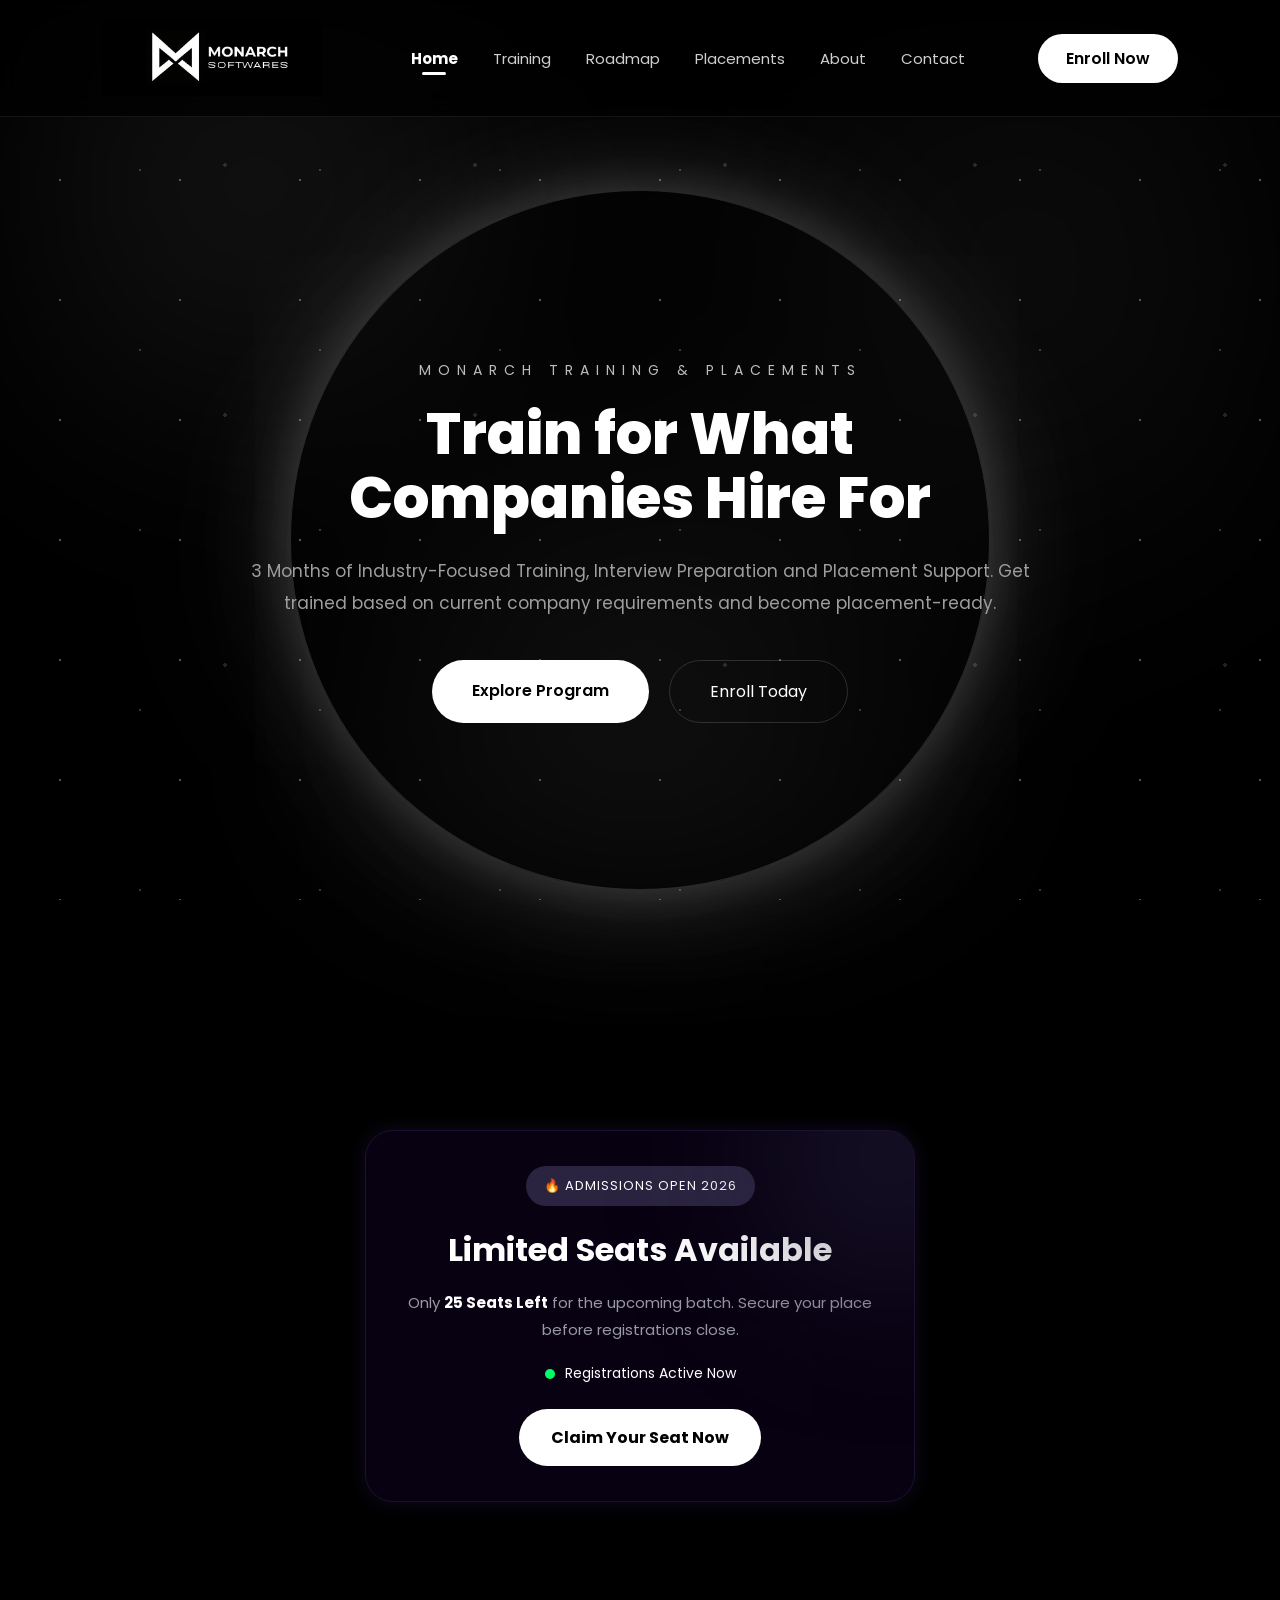
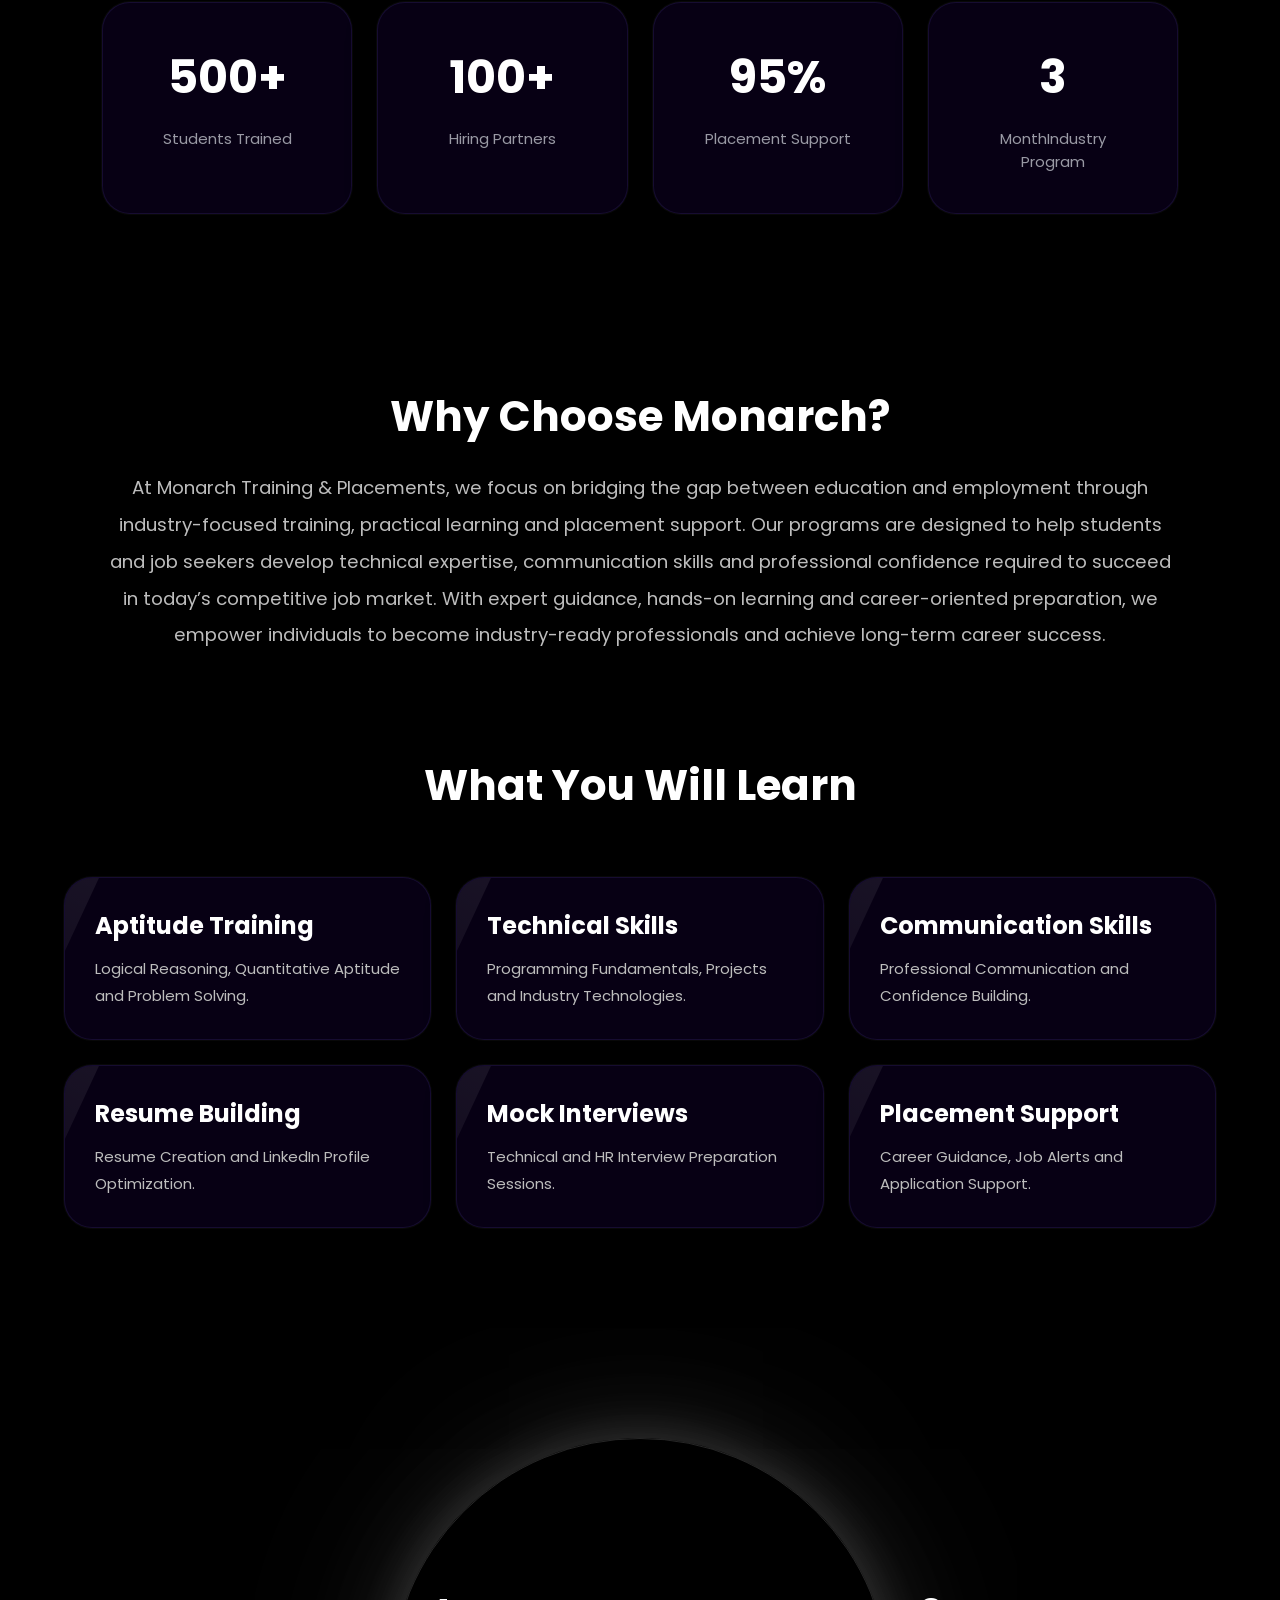
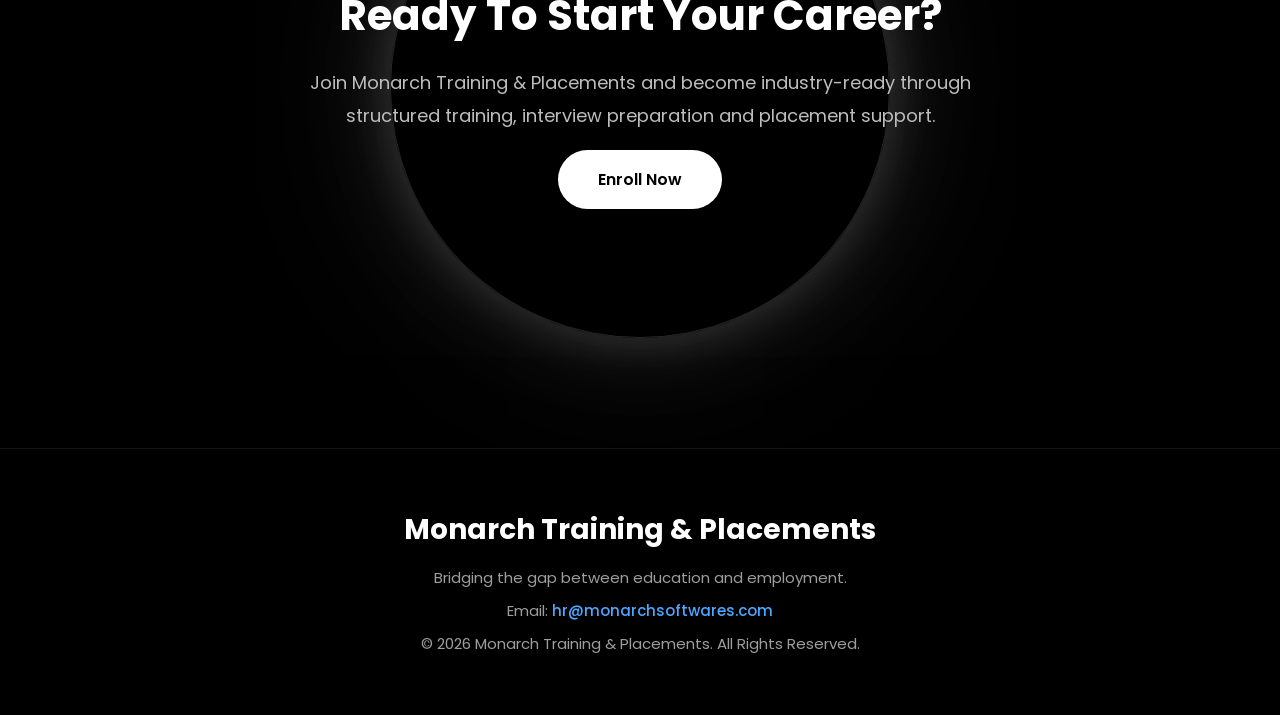
<file: index.html>
<!DOCTYPE html>
<html lang="en">
<head>
<meta charset="UTF-8">
<meta name="viewport" content="width=device-width, initial-scale=1.0">

<title>Monarch Training & Placements</title>

<link rel="preconnect" href="https://fonts.googleapis.com">
<link href="https://fonts.googleapis.com/css2?family=Poppins:wght@300;400;500;600;700;800&display=swap" rel="stylesheet">

<link rel="stylesheet" href="style.css">

</head>
<script>
const glow = document.querySelector('.cursor-glow');

let mouseX = window.innerWidth / 2;
let mouseY = window.innerHeight / 2;

let currentX = mouseX;
let currentY = mouseY;

document.addEventListener('mousemove', (e) => {
    mouseX = e.clientX;
    mouseY = e.clientY;
});

function animateGlow(){

    currentX += (mouseX - currentX) * 0.08;
    currentY += (mouseY - currentY) * 0.08;

    glow.style.left = currentX + 'px';
    glow.style.top = currentY + 'px';

    requestAnimationFrame(animateGlow);
}

animateGlow();
</script>
<body>

<div class="cursor-glow"></div>

<!-- NAVBAR -->

<nav class="navbar">

    <div class="logo">
    <img src="./images/logo.png" >

    <div class="logo-text">
    </div>
</div>
    </div>

    <ul class="nav-links">
        <li><a href="index.html">Home</a></li>
        <li><a href="training.html">Training</a></li>
        <li><a href="roadmap.html">Roadmap</a></li>
        <li><a href="placement-support.html">Placements</a></li>
        <li><a href="about.html">About</a></li>
        <li><a href="contact.html">Contact</a></li>
        <!-- Mobile only -->
        <li class="mobile-enroll">
            <a href="contact.html">Enroll Now</a>
        </li>
    </ul>

    <a href="contact.html" class="enroll-btn">
        Enroll Now
    </a>
    <div class="menu-toggle">
    ☰
</div>

</nav>

<!-- HERO SECTION -->

<section class="hero">

    <div class="glow-circle"></div>

    <div class="hero-content">

        <span class="subtitle">
            MONARCH TRAINING & PLACEMENTS
        </span>

        <h1>
            Train for What <br>
            Companies Hire For
        </h1>

        <p>
            3 Months of Industry-Focused Training,
            Interview Preparation and Placement Support.
            Get trained based on current company requirements
            and become placement-ready.
        </p>

        <div class="hero-buttons">

            <a href="training.html" class="primary-btn">
                Explore Program
            </a>

            <a href="contact.html" class="secondary-btn">
                Enroll Today
            </a>

        </div>

    </div>

</section>
<div class="admission-banner">

    <div class="banner-glow"></div>

    <div class="banner-badge">
        🔥 ADMISSIONS OPEN 2026
    </div>

    <h3>
        Limited Seats Available
    </h3>

    <p>
        Only <span class="highlight">25 Seats Left</span>
        for the upcoming batch.
        Secure your place before registrations close.
    </p>

    <div class="live-indicator">
        <span></span>
        Registrations Active Now
    </div>

    <a href="contact.html" class="banner-btn">
         Claim Your Seat Now
    </a>

</div>
<!-- STATS -->

<section class="stats">

    <div class="stat-card">
        <h2>500+</h2>
        <p>Students Trained</p>
    </div>

    <div class="stat-card">
        <h2>100+</h2>
        <p>Hiring Partners</p>
    </div>

    <div class="stat-card">
        <h2>95%</h2>
        <p>Placement Support</p>
    </div>

    <div class="stat-card">
        <h2>3</h2>
        <p>MonthIndustry Program</p>
    </div>

</section>

<section class="why-monarch">

    <h2>Why Choose Monarch?</h2>

    <p>
        At Monarch Training & Placements, we focus on bridging the gap
        between education and employment through industry-focused training,
        practical learning and placement support. Our programs are designed
        to help students and job seekers develop technical expertise,
        communication skills and professional confidence required to succeed
        in today’s competitive job market. With expert guidance, hands-on
        learning and career-oriented preparation, we empower individuals to
        become industry-ready professionals and achieve long-term career success.
    </p>

</section>

<section class="training-modules">

    <h2>What You Will Learn</h2>

    <div class="modules-grid">

        <div class="module-box">
            <h3>Aptitude Training</h3>
            <p>Logical Reasoning, Quantitative Aptitude and Problem Solving.</p>
        </div>

        <div class="module-box">
            <h3>Technical Skills</h3>
            <p>Programming Fundamentals, Projects and Industry Technologies.</p>
        </div>

        <div class="module-box">
            <h3>Communication Skills</h3>
            <p>Professional Communication and Confidence Building.</p>
        </div>

        <div class="module-box">
            <h3>Resume Building</h3>
            <p>Resume Creation and LinkedIn Profile Optimization.</p>
        </div>

        <div class="module-box">
            <h3>Mock Interviews</h3>
            <p>Technical and HR Interview Preparation Sessions.</p>
        </div>

        <div class="module-box">
            <h3>Placement Support</h3>
            <p>Career Guidance, Job Alerts and Application Support.</p>
        </div>

    </div>

</section>

<!-- CTA -->

<section class="cta">

    <div class="cta-circle"></div>

    <div class="cta-content">

        <h2>
            Ready To Start Your Career?
        </h2>

        <p>
            Join Monarch Training & Placements and
            become industry-ready through structured
            training, interview preparation and placement support.
        </p>

        <a href="contact.html" class="cta-btn">
            Enroll Now
        </a>

    </div>

</section>

<!-- FOOTER -->

<footer>

    <h3>
        Monarch Training & Placements
    </h3>

    <p>
        Bridging the gap between education and employment.
    </p>

    <p>
    Email:
    <a href="https://mail.google.com/mail/?view=cm&fs=1&to=hr@monarchsoftwares.com" target="_blank">
        hr@monarchsoftwares.com
    </a>
</p>

    <p>
        © 2026 Monarch Training & Placements.
        All Rights Reserved.
    </p>

</footer>
<script src="script.js"></script>

</body>
</html>
</file>
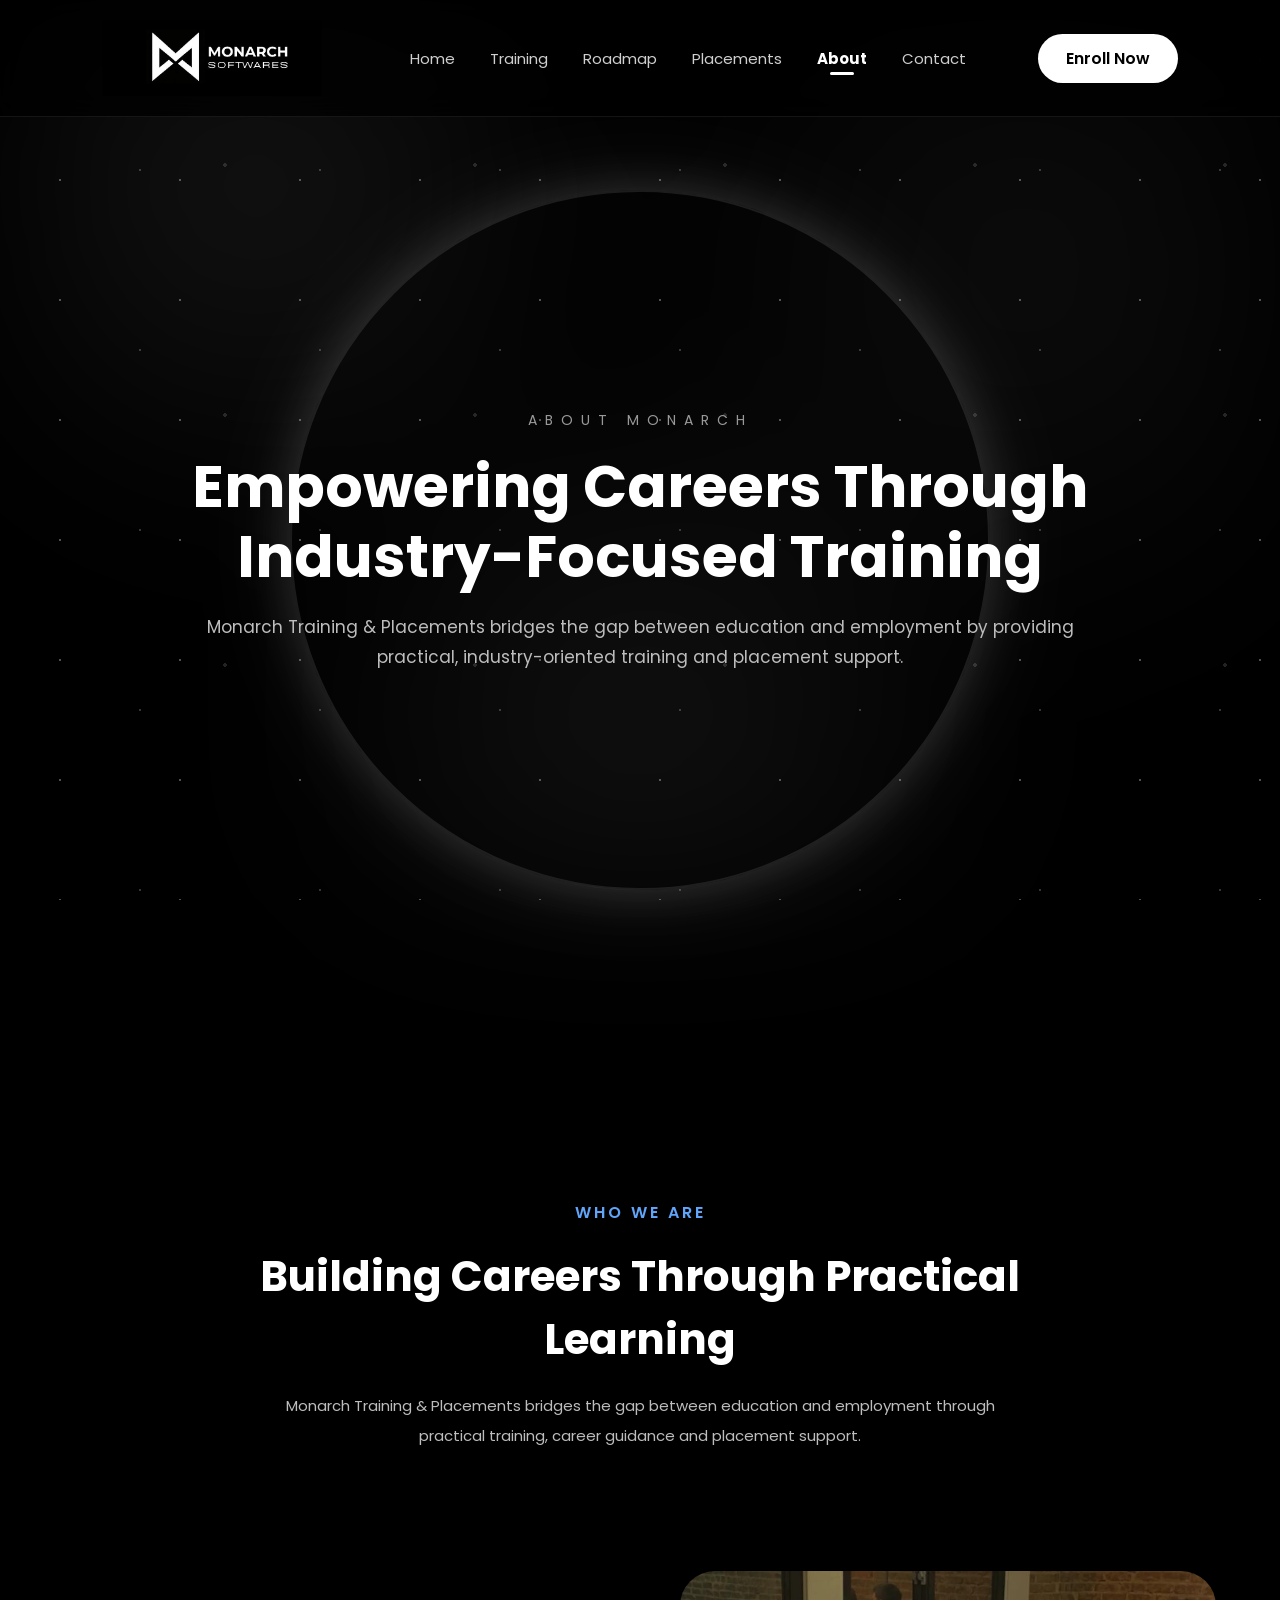
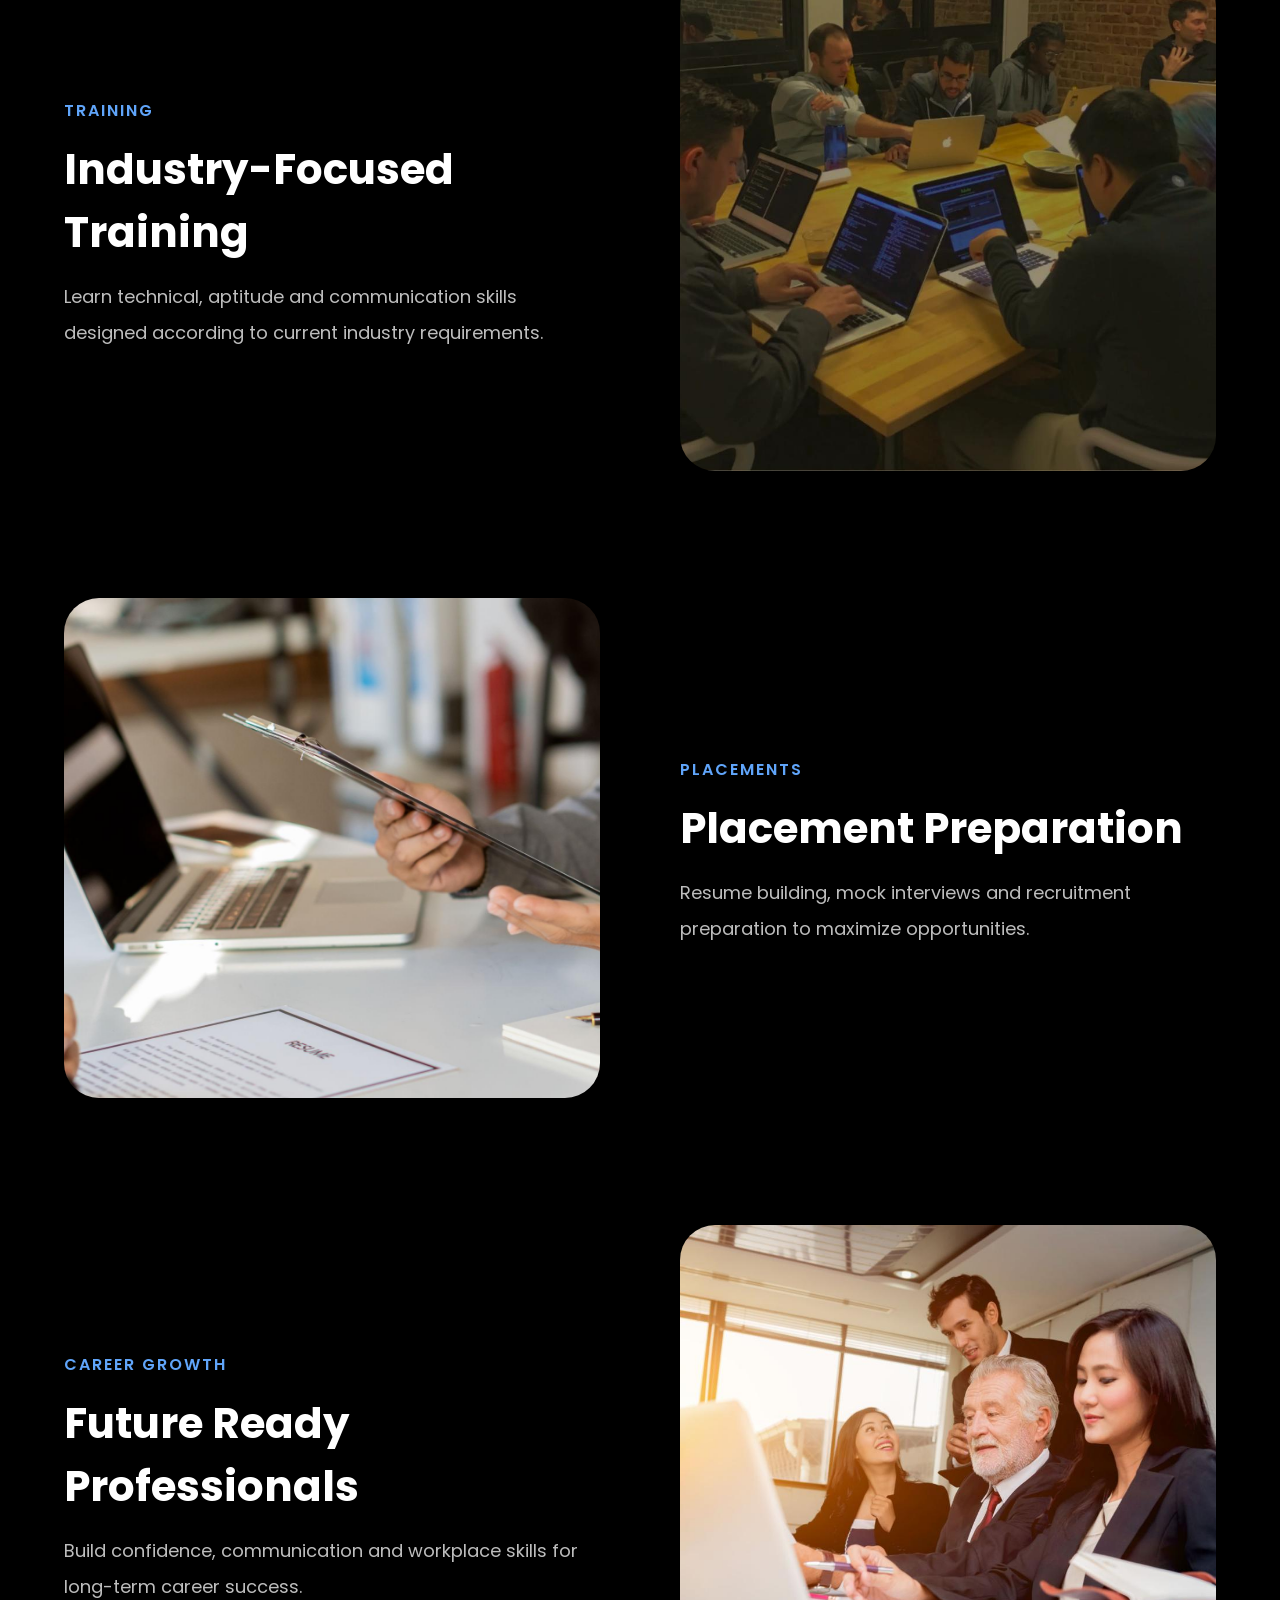
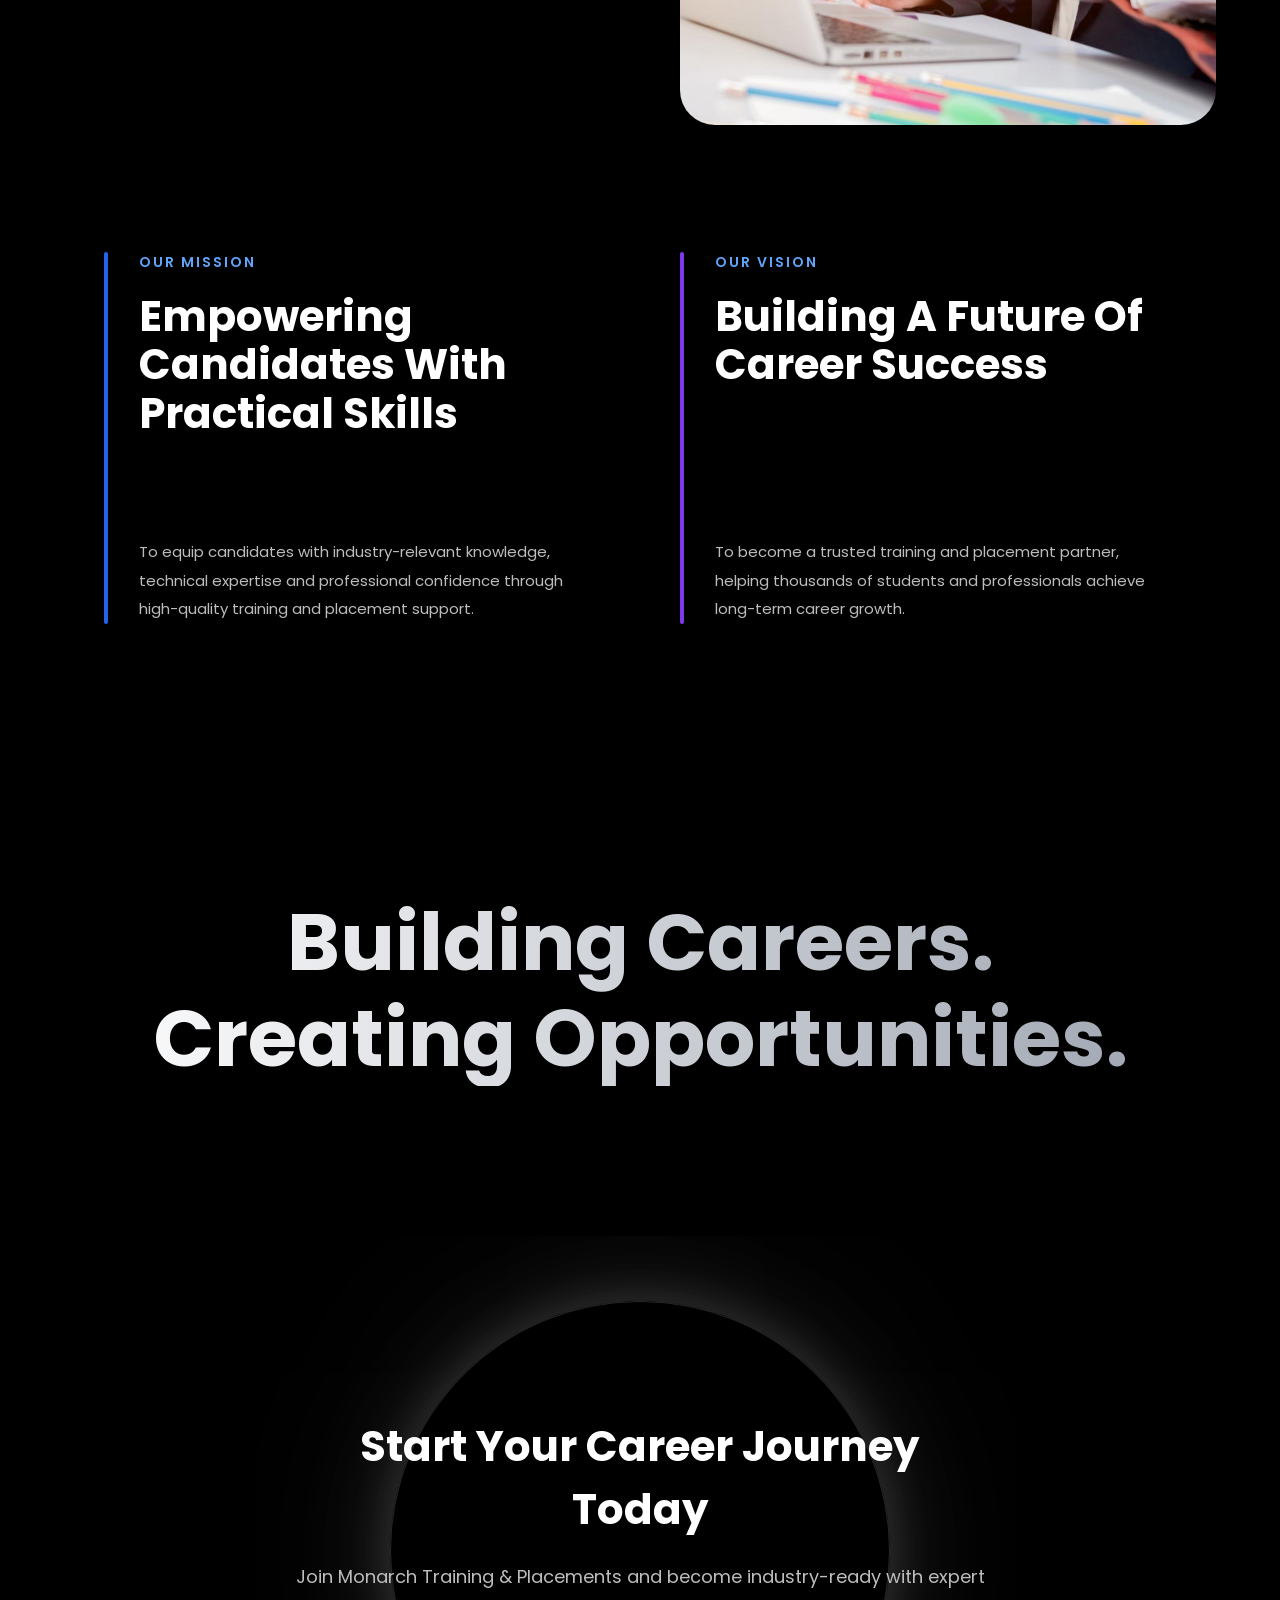
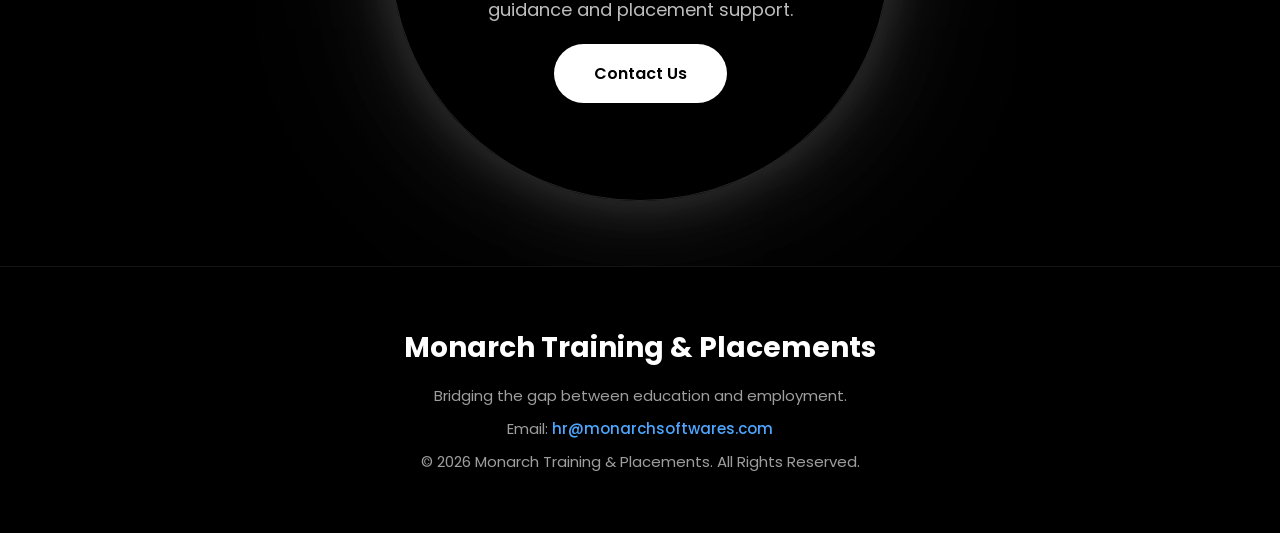
<file: about.html>
<!DOCTYPE html>
<html lang="en">
<head>
<meta charset="UTF-8">
<meta name="viewport" content="width=device-width, initial-scale=1.0">

<title>About Us | Monarch Training & Placements</title>

<link rel="preconnect" href="https://fonts.googleapis.com">
<link href="https://fonts.googleapis.com/css2?family=Poppins:wght@300;400;500;600;700;800&display=swap" rel="stylesheet">

<link rel="stylesheet" href="style.css">

</head>

<body>

<!-- NAVBAR -->

<nav class="navbar">

    <div class="logo">
    <img src="./images/logo.png" >

    <div class="logo-text">
    </div>
</div>

    <ul class="nav-links">

        <li><a href="index.html">Home</a></li>

        <li><a href="training.html">Training</a></li>

        <li><a href="roadmap.html">Roadmap</a></li>

        <li><a href="placement-support.html">Placements</a></li>

        <li><a href="about.html" class="active">About</a></li>

        <li><a href="contact.html">Contact</a></li>
        <!-- Mobile only -->
        <li class="mobile-enroll">
            <a href="contact.html">Enroll Now</a>
        </li>

    </ul>

    <a href="contact.html" class="enroll-btn">
        Enroll Now
    </a>
    <div class="menu-toggle">
    ☰
</div>

</nav>

<!-- HERO -->

<section class="about-hero">

    <div class="about-circle"></div>

    <div class="about-content">

        <span>ABOUT MONARCH</span>

        <h1>
            Empowering Careers Through
            Industry-Focused Training
        </h1>

        <p>
            Monarch Training & Placements bridges the gap between
            education and employment by providing practical,
            industry-oriented training and placement support.
        </p>

    </div>

</section>

<!-- WHO WE ARE -->

<section class="about-intro">

    <span>WHO WE ARE</span>

    <h2>
        Building Careers Through
        Practical Learning
    </h2>

    <p>
        Monarch Training & Placements bridges the gap between
        education and employment through practical training,
        career guidance and placement support.
    </p>

</section>

<!-- SECTION 1 -->

<section class="about-showcase">

    <div class="showcase-text">

        <span>TRAINING</span>

        <h2>
            Industry-Focused Training
        </h2>

        <p>
            Learn technical, aptitude and communication skills
            designed according to current industry requirements.
        </p>

    </div>

    <div class="showcase-image">

        <img src="./images/training.jpg" alt="Training">

    </div>

</section>

<!-- SECTION 2 -->

<section class="about-showcase reverse">

    <div class="showcase-text">

        <span>PLACEMENTS</span>

        <h2>
            Placement Preparation
        </h2>

        <p>
            Resume building, mock interviews and recruitment
            preparation to maximize opportunities.
        </p>

    </div>

    <div class="showcase-image">

        <img src="./images/interview.jpg" alt="Placement">

    </div>

</section>

<!-- SECTION 3 -->

<section class="about-showcase">

    <div class="showcase-text">

        <span>CAREER GROWTH</span>

        <h2>
            Future Ready Professionals
        </h2>

        <p>
            Build confidence, communication and workplace skills
            for long-term career success.
        </p>

    </div>

    <div class="showcase-image">

        <img src="./images/career.jpg" alt="Career">

    </div>

</section>
<!-- MISSION & VISION -->

<section class="mission-vision-section">

    <div class="mission-side">

        <span>OUR MISSION</span>

        <h2>
            Empowering Candidates With
            Practical Skills
        </h2>

        <p>
            To equip candidates with industry-relevant knowledge,
            technical expertise and professional confidence through
            high-quality training and placement support.
        </p>

    </div>

    <div class="vision-side">

        <span>OUR VISION</span>

        <h2>
            Building A Future
            Of Career Success
        </h2>

        <p>
            To become a trusted training and placement partner,
            helping thousands of students and professionals
            achieve long-term career growth.
        </p>

    </div>

</section>

<!-- QUOTE -->

<section class="mission-quote">

    <h2>
        Building Careers.<br>
        Creating Opportunities.
    </h2>

</section>



<!-- CTA -->

<section class="about-cta">

    <div class="cta-circle"></div>

    <div class="cta-content">

        <h2>Start Your Career Journey Today</h2>

        <p>
            Join Monarch Training & Placements and become
            industry-ready with expert guidance and placement support.
        </p>

        <a href="contact.html" class="cta-btn">
            Contact Us
        </a>

    </div>

</section>

<!-- FOOTER -->

<footer>

    <h3>
        Monarch Training & Placements
    </h3>

    <p>
        Bridging the gap between education and employment.
    </p>

    <p>
    Email:
    <a href="https://mail.google.com/mail/?view=cm&fs=1&to=hr@monarchsoftwares.com" target="_blank">
        hr@monarchsoftwares.com
    </a>
</p>

    <p>
        © 2026 Monarch Training & Placements.
        All Rights Reserved.
    </p>

</footer>
<script src="script.js"></script>
</body>
</html>
</file>
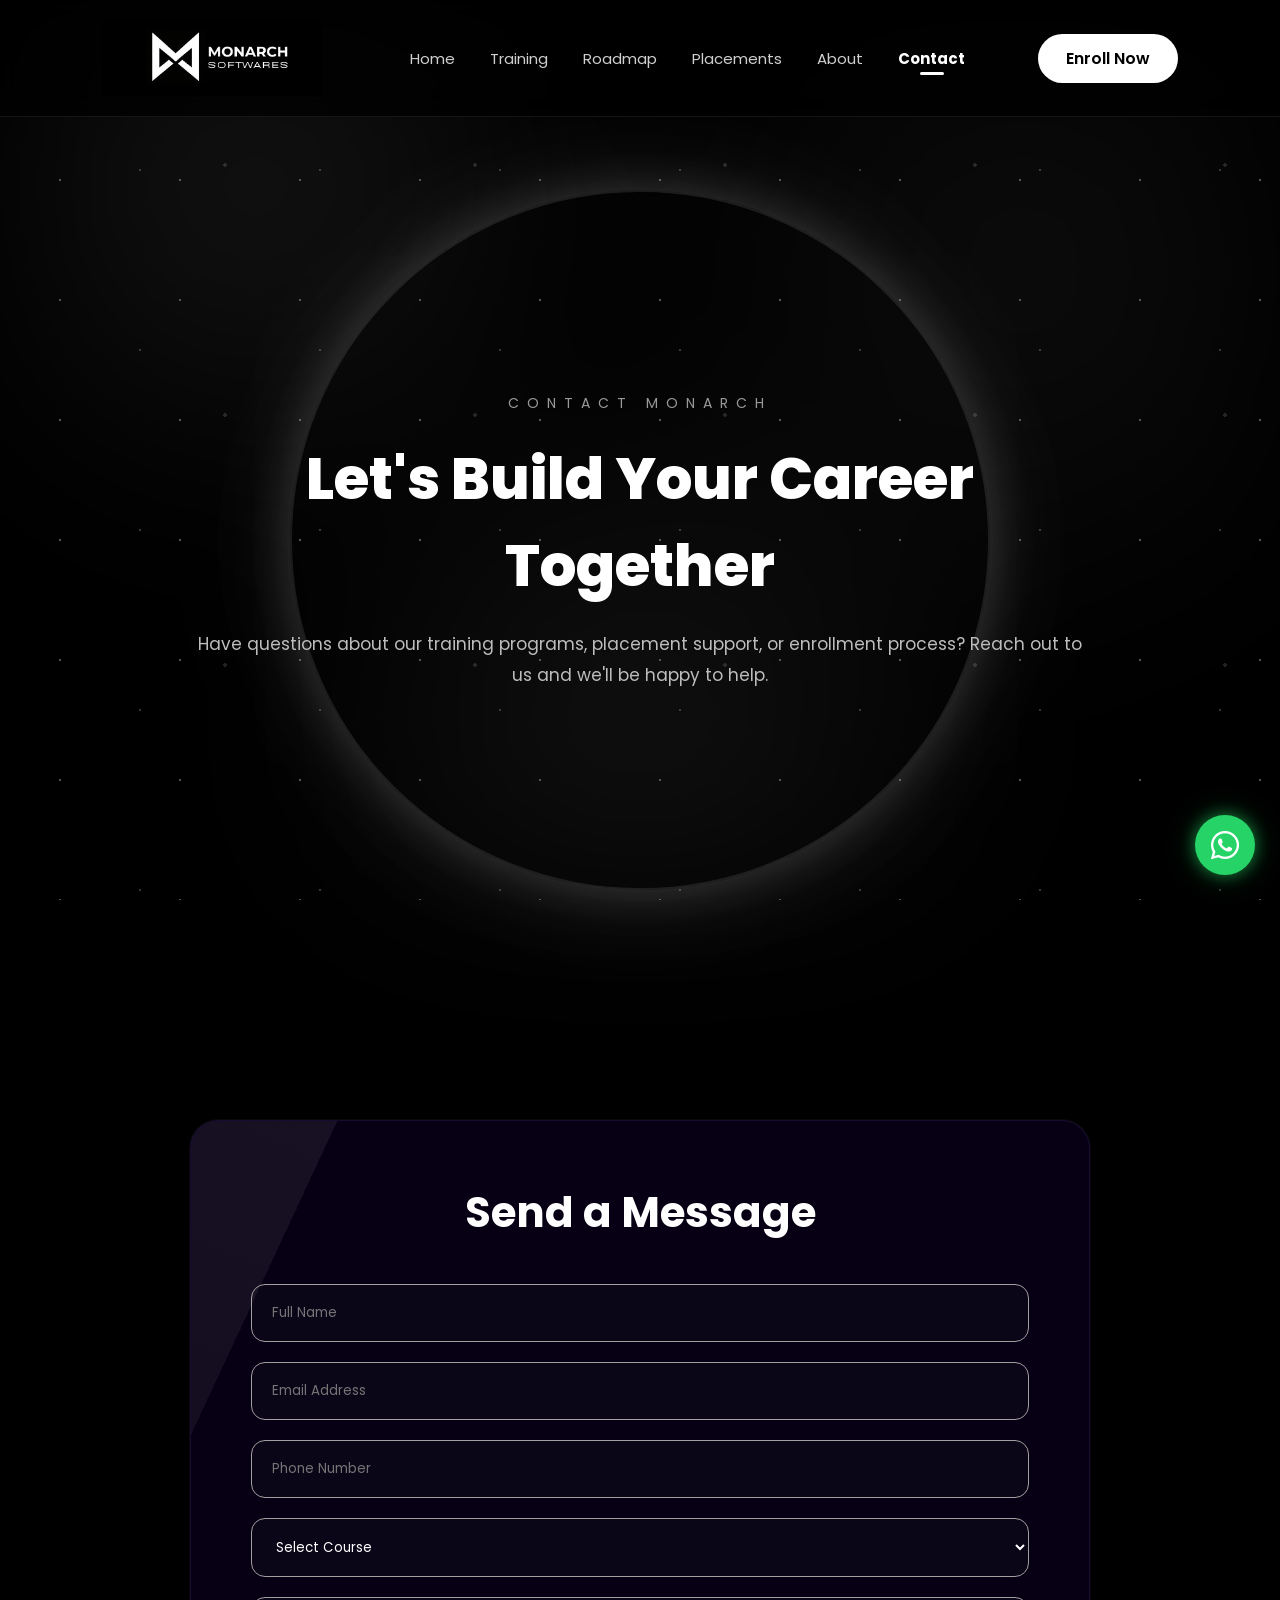
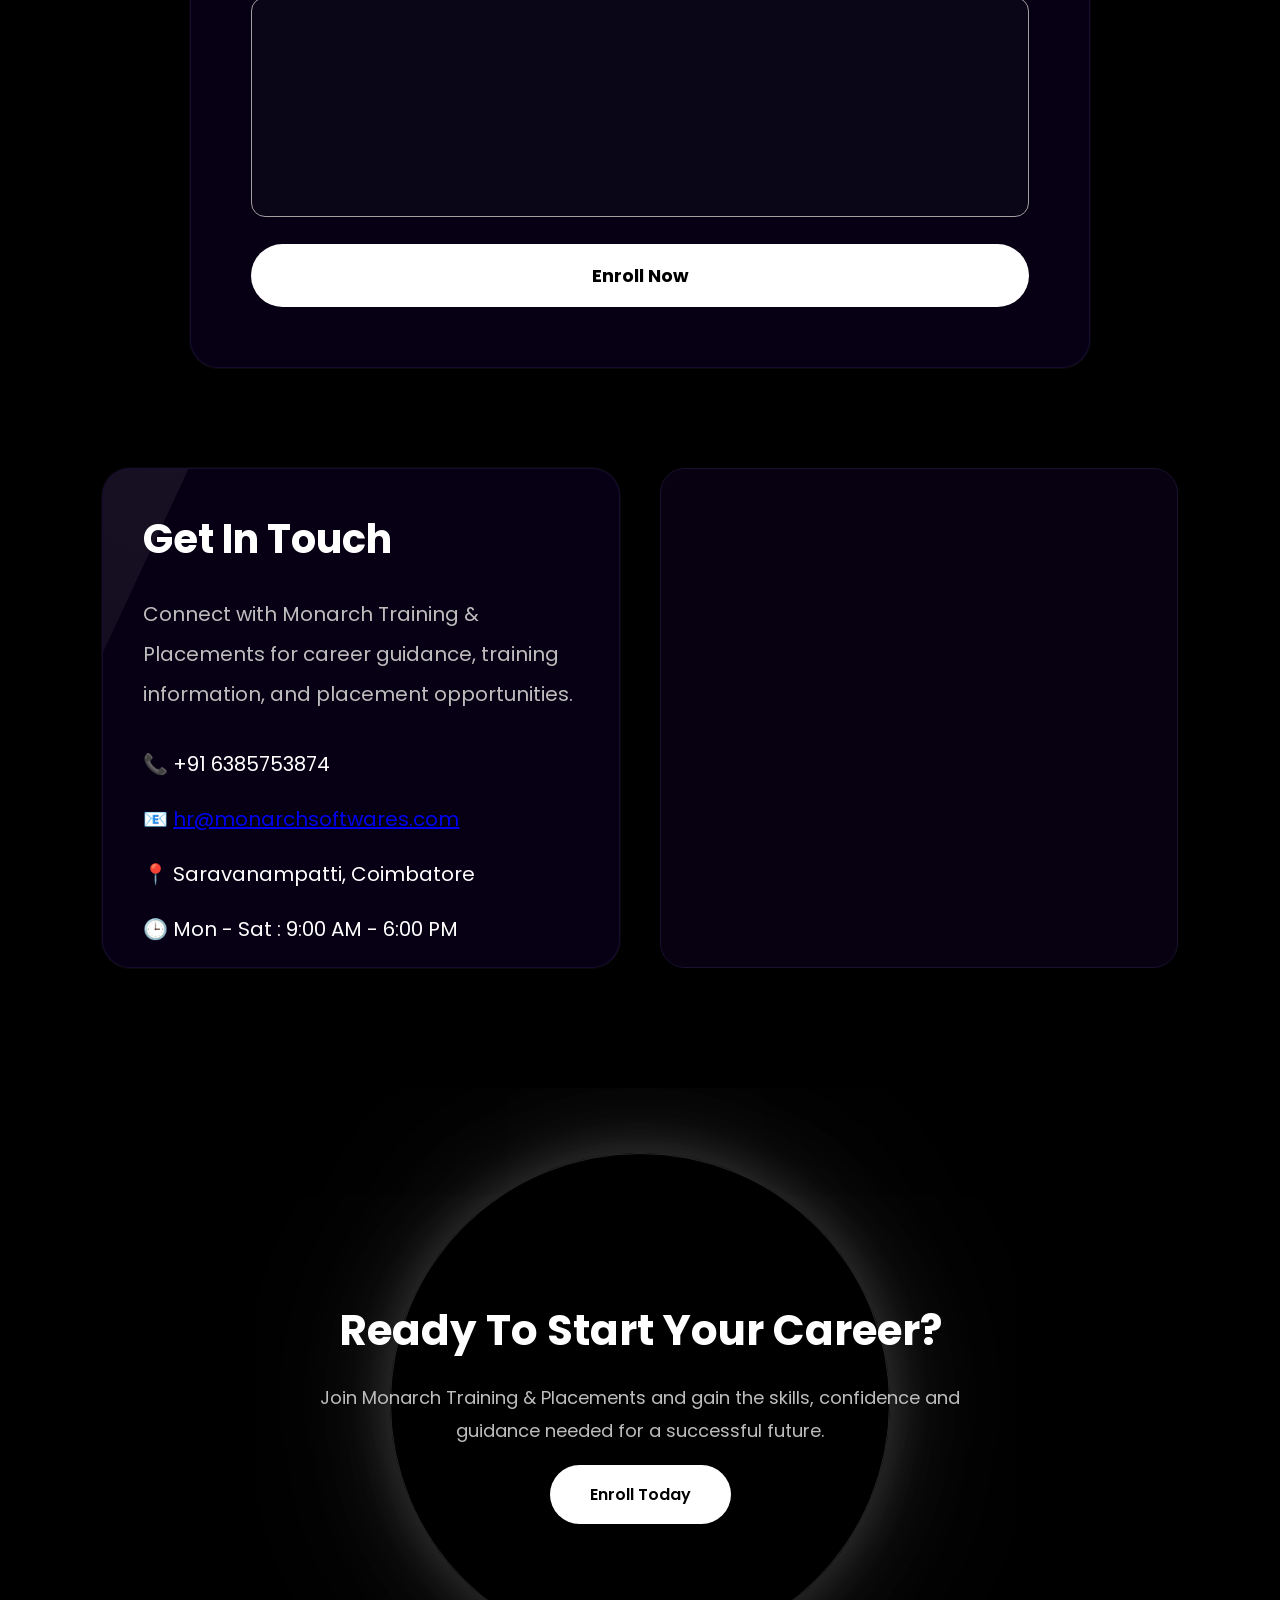
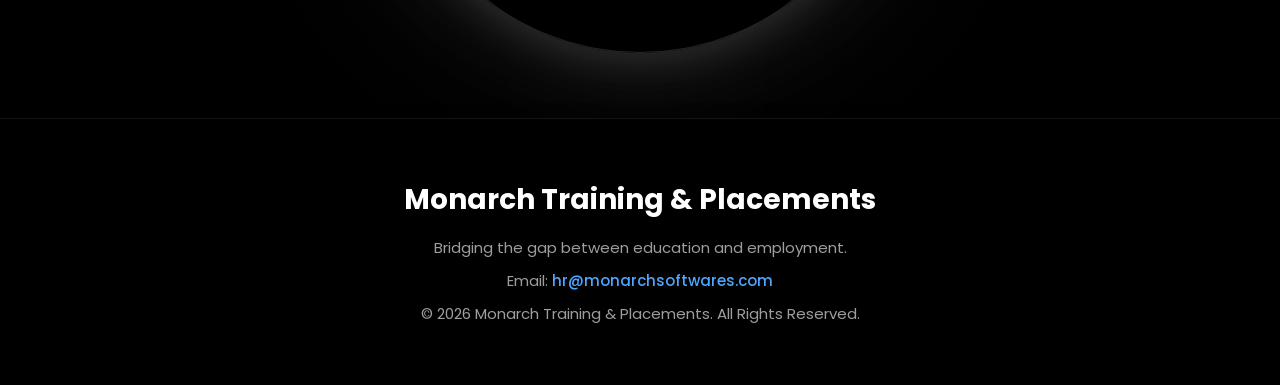
<file: contact.html>
<!DOCTYPE html>
<html lang="en">
<head>
<meta charset="UTF-8">
<meta name="viewport" content="width=device-width, initial-scale=1.0">

<title>Contact Us | Monarch Training & Placements</title>

<link rel="preconnect" href="https://fonts.googleapis.com">
<link href="https://fonts.googleapis.com/css2?family=Poppins:wght@300;400;500;600;700;800&display=swap" rel="stylesheet">
<link rel="stylesheet"
href="https://cdnjs.cloudflare.com/ajax/libs/font-awesome/6.5.1/css/all.min.css">

<link rel="stylesheet" href="style.css">
</head>

<body>

<!-- NAVBAR -->

<nav class="navbar">

    <div class="logo">
    <img src="./images/logo.png" >

    <div class="logo-text">
    </div>
</div>
    <ul class="nav-links">
        <li><a href="index.html">Home</a></li>
        <li><a href="training.html">Training</a></li>
        <li><a href="roadmap.html">Roadmap</a></li>
        <li><a href="placement-support.html">Placements</a></li>
        <li><a href="about.html">About</a></li>
        <li><a href="contact.html" class="active">Contact</a></li>
        <!-- Mobile only -->
        <li class="mobile-enroll">
            <a href="contact.html">Enroll Now</a>
        </li>
    </ul>

    <a href="#" class="enroll-btn">Enroll Now</a>
    <div class="menu-toggle">
    ☰
</div>

</nav>

<!-- HERO SECTION -->
<!-- HERO -->

<section class="contact-hero">

    <div class="contact-circle"></div>

    <div class="contact-content">

        <span>CONTACT MONARCH</span>

        <h1>Let's Build Your Career Together</h1>

        <p>
            Have questions about our training programs,
            placement support, or enrollment process?
            Reach out to us and we'll be happy to help.
        </p>

    </div>

</section>


<!-- SEND MESSAGE -->

<section class="contact-form-section">

    <div class="contact-form">

        <h2>Send a Message</h2>

        <form action="https://formsubmit.co/ placements.monarch@gmail.com" method="POST">

            <input type="hidden" name="_subject" value="New Student Enrollment">
            <input type="hidden" name="_captcha" value="false">

            <div class="form-group">
                <input type="text" name="name" placeholder="Full Name" required>
            </div>

            <div class="form-group">
                <input type="email" name="email" placeholder="Email Address" required>
            </div>

            <div class="form-group">
                <input type="tel" name="phone" placeholder="Phone Number" required>
            </div>

            <div class="form-group">
                <select name="course" required>

                    <option value="">Select Course</option>
                    <option>Full Stack Development</option>
                    <option>Python Development</option>
                    <option>Java Development</option>
                    <option>Data Analytics</option>
                    <option>UI/UX Design</option>
                    <option>Software Testing</option>
                    <option>Cloud Computing</option>
                    <option>Placement Training</option>

                </select>
            </div>

            <div class="form-group">
                <textarea
                name="message"
                placeholder="Tell us about your career goals">
                </textarea>
            </div>

            <button type="submit" class="submit-btn">
                Enroll Now
            </button>

        </form>

    </div>

</section>


<!-- CONTACT + MAP -->

<section class="contact-info-map">

    <!-- GET IN TOUCH -->

    <div class="contact-info">

        <h2>Get In Touch</h2>

        <p>
            Connect with Monarch Training & Placements
            for career guidance, training information,
            and placement opportunities.
        </p>

        <div class="contact-details">

            <div>📞 +91  6385753874</div>

            <div>📧 
<a href="https://mail.google.com/mail/?view=cm&fs=1&to=hr@monarchsoftwares.com" target="_blank">
        hr@monarchsoftwares.com
    </a>
</div>

            <div>📍 Saravanampatti, Coimbatore</div>

            <div>🕒 Mon - Sat : 9:00 AM - 6:00 PM</div>

        </div>

    </div>

    <!-- MAP -->

    <div class="map-box">

        <iframe
        src="https://maps.google.com/maps?q=Saravanampatti,Coimbatore&t=&z=13&ie=UTF8&iwloc=&output=embed"
        loading="lazy">
        </iframe>

    </div>

</section>


<!-- CTA -->

<section class="about-cta">

    <div class="cta-circle"></div>

    <div class="cta-content">

        <h2>Ready To Start Your Career?</h2>

        <p>
            Join Monarch Training & Placements and gain
            the skills, confidence and guidance needed
            for a successful future.
        </p>

        <a href="#" class="cta-btn">
            Enroll Today
        </a>

    </div>

</section>


<!-- WHATSAPP -->

<a href="https://wa.me/6385753874"
class="whatsapp-btn"
target="_blank">

    <i class="fab fa-whatsapp"></i>

</a>


<!-- FOOTER -->

<footer>

    <h3>
        Monarch Training & Placements
    </h3>

    <p>
        Bridging the gap between education and employment.
    </p>

    <p>
    Email:
    <a href="https://mail.google.com/mail/?view=cm&fs=1&to=hr@monarchsoftwares.com" target="_blank">
        hr@monarchsoftwares.com
    </a>
</p>

    <p>
        © 2026 Monarch Training & Placements.
        All Rights Reserved.
    </p>

</footer>
<script src="script.js"></script>
</body>
</html>
</file>
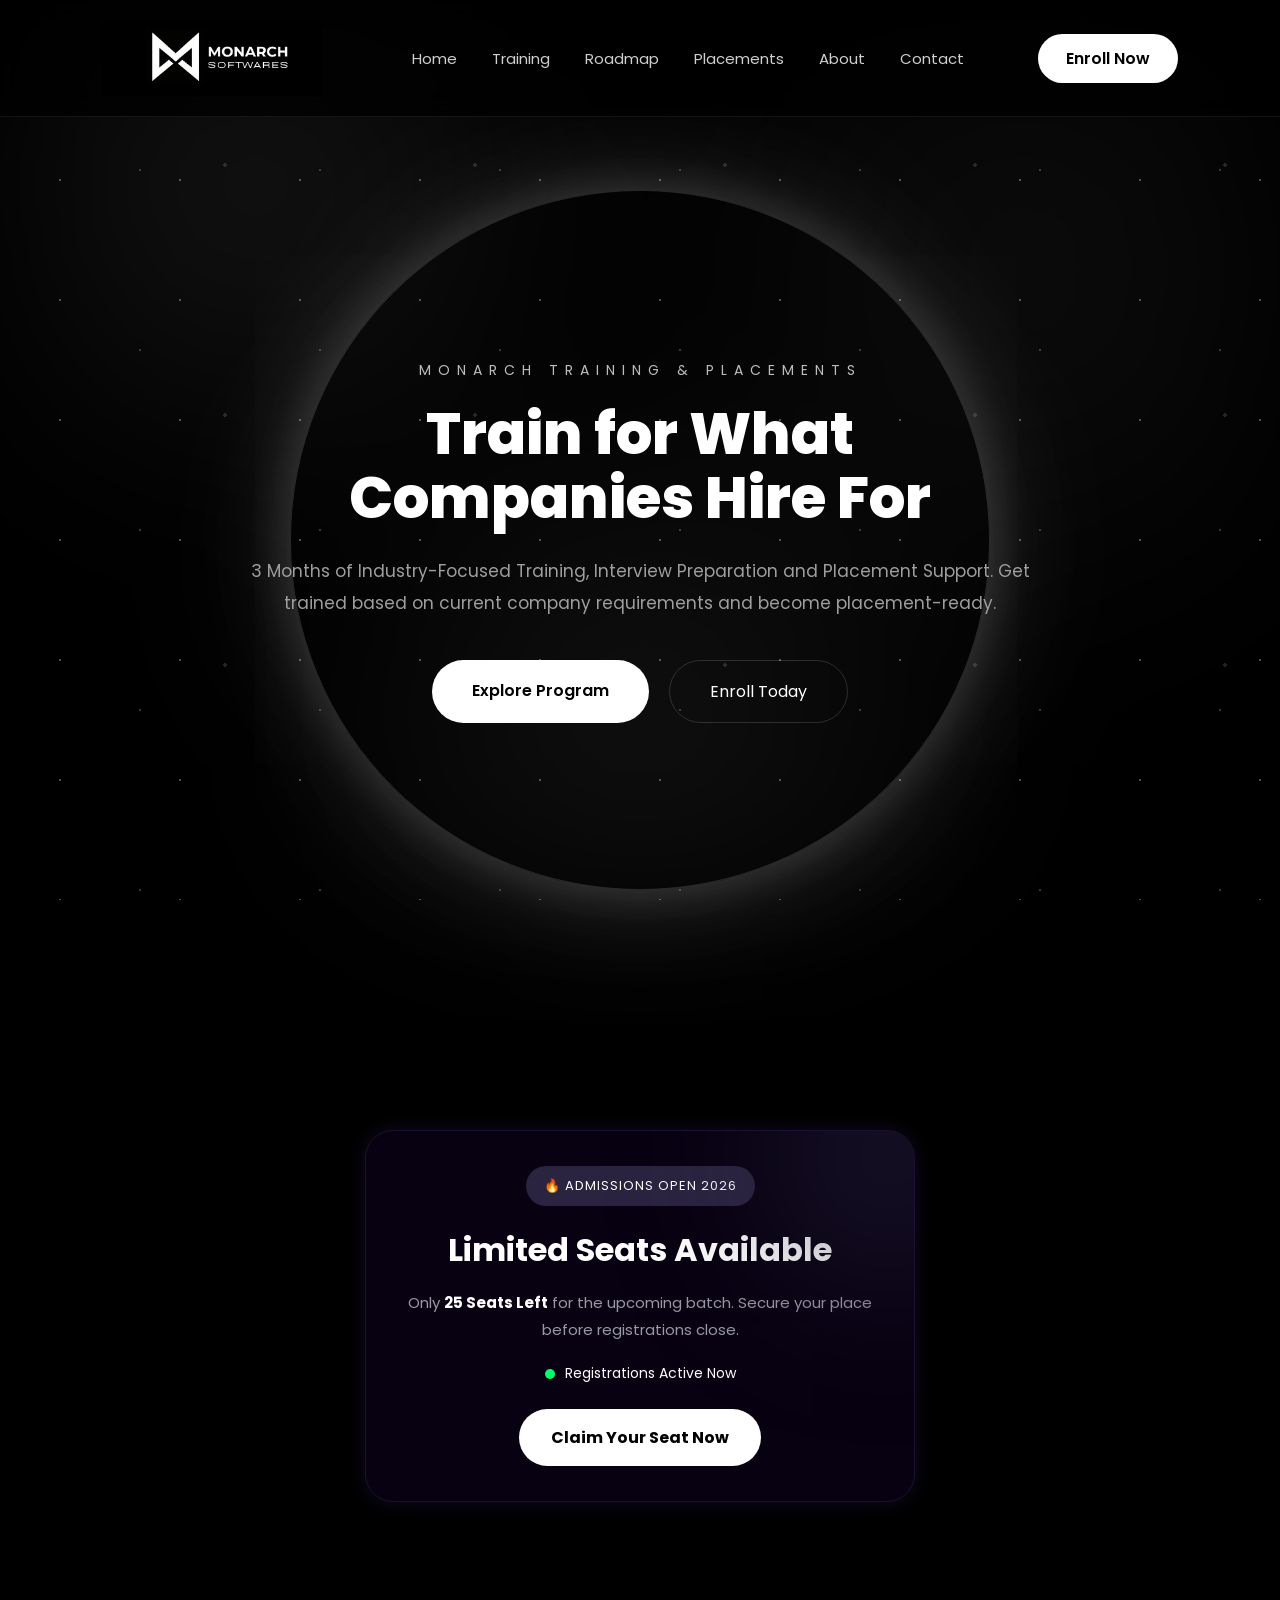
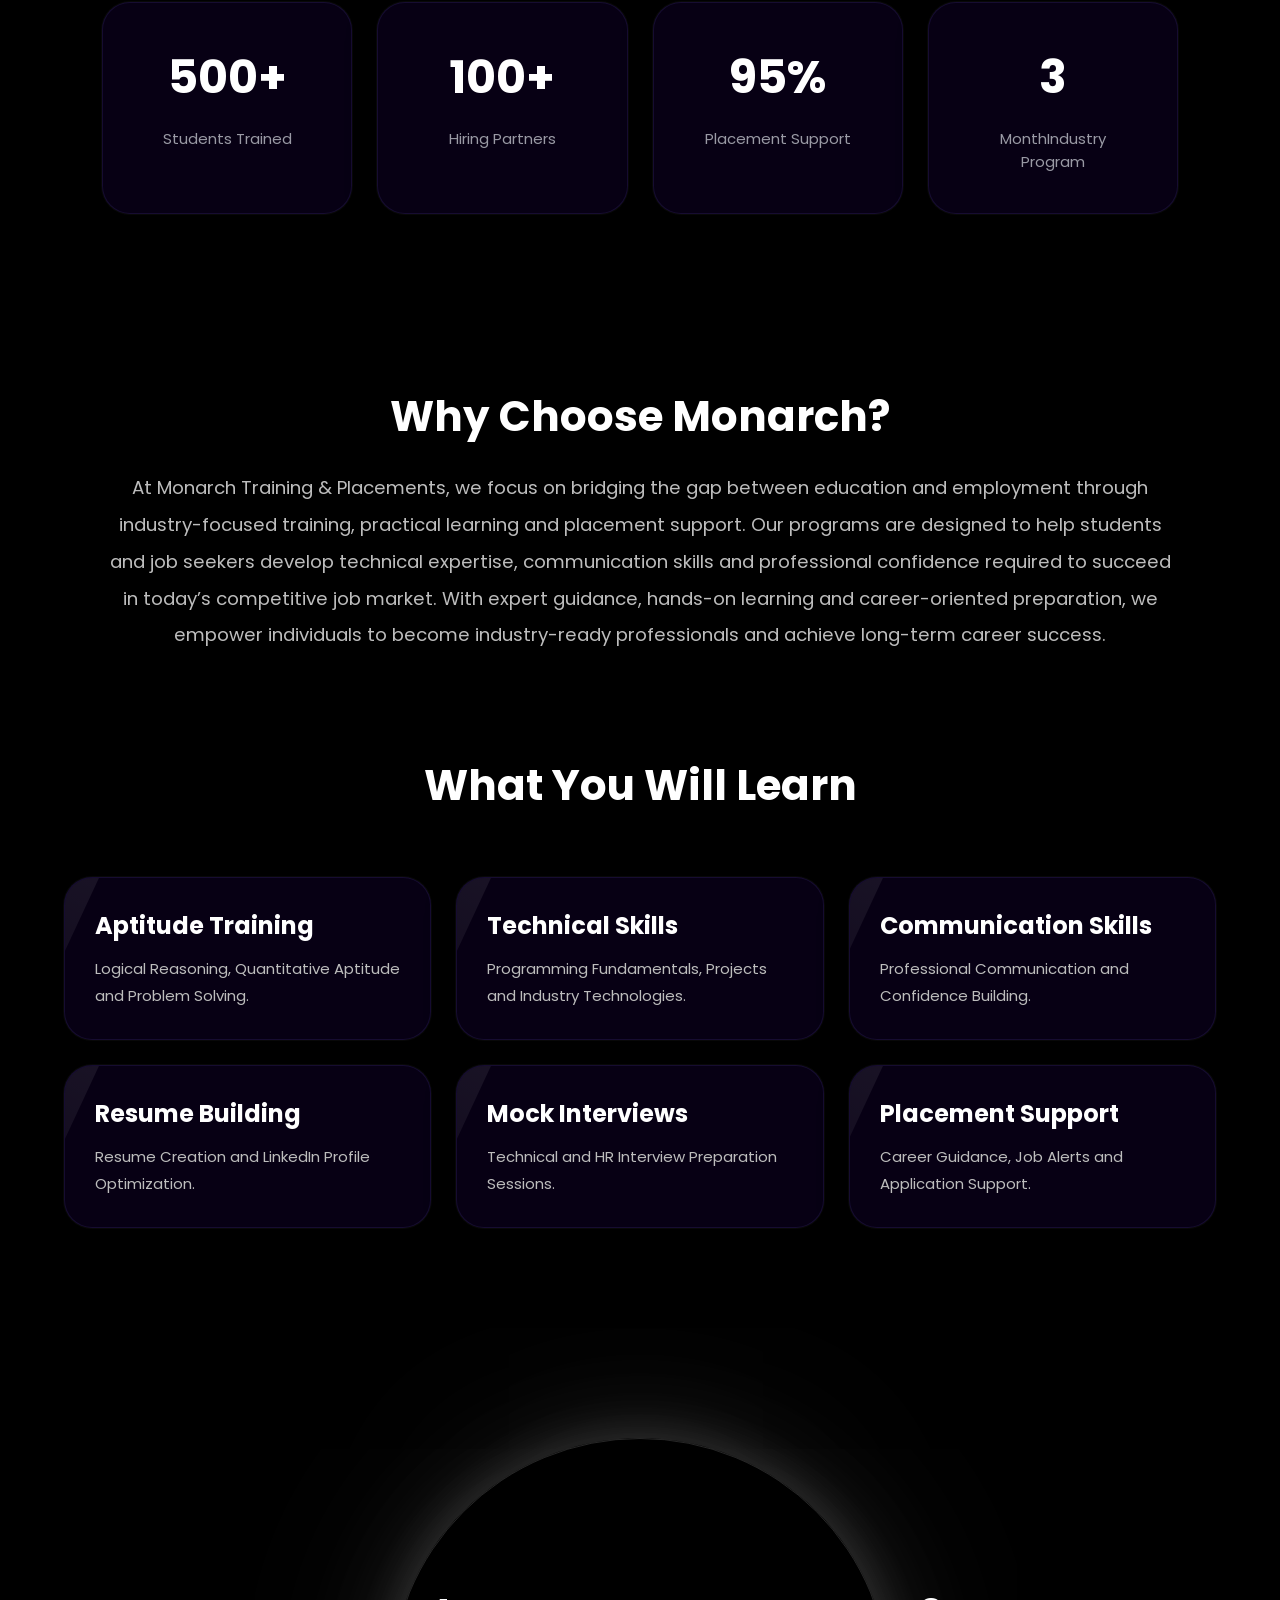
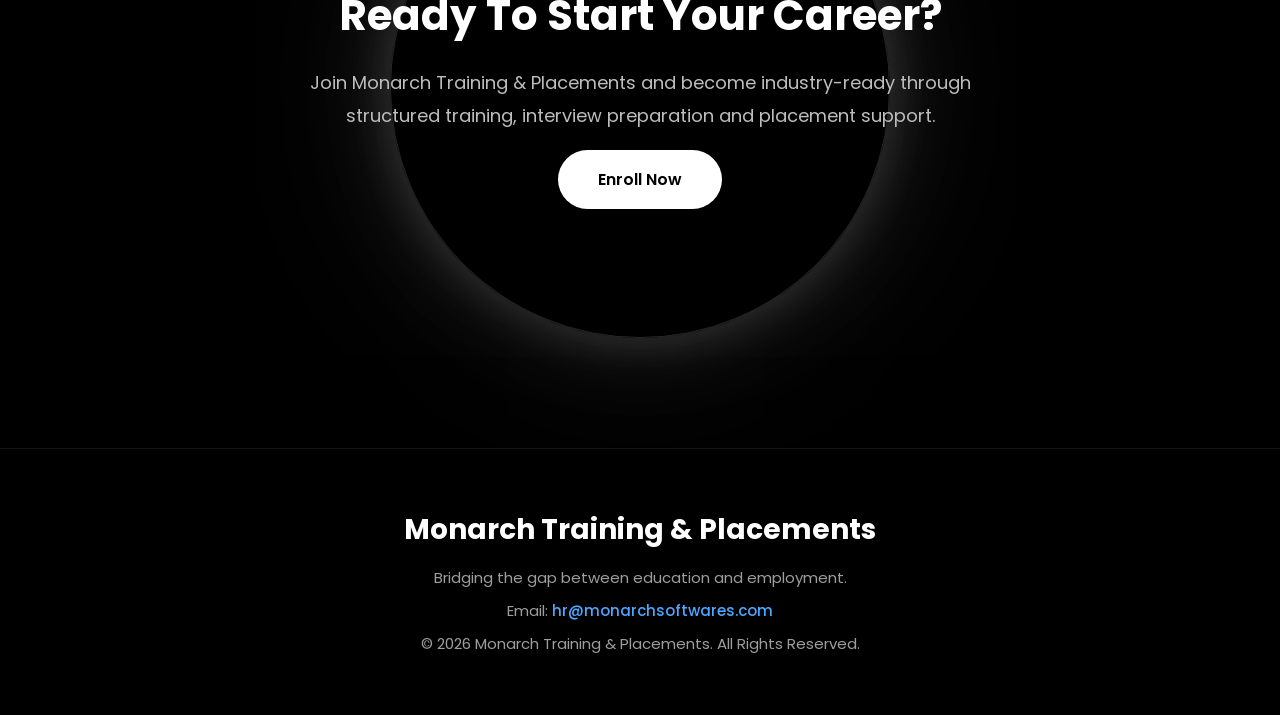
<file: home.html>
<!DOCTYPE html>
<html lang="en">
<head>
<meta charset="UTF-8">
<meta name="viewport" content="width=device-width, initial-scale=1.0">

<title>Monarch Training & Placements</title>

<link rel="preconnect" href="https://fonts.googleapis.com">
<link href="https://fonts.googleapis.com/css2?family=Poppins:wght@300;400;500;600;700;800&display=swap" rel="stylesheet">

<link rel="stylesheet" href="style.css">

</head>
<script>
const glow = document.querySelector('.cursor-glow');

let mouseX = window.innerWidth / 2;
let mouseY = window.innerHeight / 2;

let currentX = mouseX;
let currentY = mouseY;

document.addEventListener('mousemove', (e) => {
    mouseX = e.clientX;
    mouseY = e.clientY;
});

function animateGlow(){

    currentX += (mouseX - currentX) * 0.08;
    currentY += (mouseY - currentY) * 0.08;

    glow.style.left = currentX + 'px';
    glow.style.top = currentY + 'px';

    requestAnimationFrame(animateGlow);
}

animateGlow();
</script>
<body>

<div class="cursor-glow"></div>

<!-- NAVBAR -->

<nav class="navbar">

    <div class="logo">
    <img src="./images/logo.png" >

    <div class="logo-text">
    </div>
</div>
    </div>

    <ul class="nav-links">
        <li><a href="home.html">Home</a></li>
        <li><a href="training.html">Training</a></li>
        <li><a href="roadmap.html">Roadmap</a></li>
        <li><a href="Placement-support.html">Placements</a></li>
        <li><a href="about.html">About</a></li>
        <li><a href="contact.html">Contact</a></li>
    </ul>

    <a href="contact.html" class="enroll-btn">
        Enroll Now
    </a>

</nav>

<!-- HERO SECTION -->

<section class="hero">

    <div class="glow-circle"></div>

    <div class="hero-content">

        <span class="subtitle">
            MONARCH TRAINING & PLACEMENTS
        </span>

        <h1>
            Train for What <br>
            Companies Hire For
        </h1>

        <p>
            3 Months of Industry-Focused Training,
            Interview Preparation and Placement Support.
            Get trained based on current company requirements
            and become placement-ready.
        </p>

        <div class="hero-buttons">

            <a href="training.html" class="primary-btn">
                Explore Program
            </a>

            <a href="contact.html" class="secondary-btn">
                Enroll Today
            </a>

        </div>

    </div>

</section>
<div class="admission-banner">

    <div class="banner-glow"></div>

    <div class="banner-badge">
        🔥 ADMISSIONS OPEN 2026
    </div>

    <h3>
        Limited Seats Available
    </h3>

    <p>
        Only <span class="highlight">25 Seats Left</span>
        for the upcoming batch.
        Secure your place before registrations close.
    </p>

    <div class="live-indicator">
        <span></span>
        Registrations Active Now
    </div>

    <a href="contact.html" class="banner-btn">
         Claim Your Seat Now
    </a>

</div>
<!-- STATS -->

<section class="stats">

    <div class="stat-card">
        <h2>500+</h2>
        <p>Students Trained</p>
    </div>

    <div class="stat-card">
        <h2>100+</h2>
        <p>Hiring Partners</p>
    </div>

    <div class="stat-card">
        <h2>95%</h2>
        <p>Placement Support</p>
    </div>

    <div class="stat-card">
        <h2>3</h2>
        <p>MonthIndustry Program</p>
    </div>

</section>

<section class="why-monarch">

    <h2>Why Choose Monarch?</h2>

    <p>
        At Monarch Training & Placements, we focus on bridging the gap
        between education and employment through industry-focused training,
        practical learning and placement support. Our programs are designed
        to help students and job seekers develop technical expertise,
        communication skills and professional confidence required to succeed
        in today’s competitive job market. With expert guidance, hands-on
        learning and career-oriented preparation, we empower individuals to
        become industry-ready professionals and achieve long-term career success.
    </p>

</section>

<section class="training-modules">

    <h2>What You Will Learn</h2>

    <div class="modules-grid">

        <div class="module-box">
            <h3>Aptitude Training</h3>
            <p>Logical Reasoning, Quantitative Aptitude and Problem Solving.</p>
        </div>

        <div class="module-box">
            <h3>Technical Skills</h3>
            <p>Programming Fundamentals, Projects and Industry Technologies.</p>
        </div>

        <div class="module-box">
            <h3>Communication Skills</h3>
            <p>Professional Communication and Confidence Building.</p>
        </div>

        <div class="module-box">
            <h3>Resume Building</h3>
            <p>Resume Creation and LinkedIn Profile Optimization.</p>
        </div>

        <div class="module-box">
            <h3>Mock Interviews</h3>
            <p>Technical and HR Interview Preparation Sessions.</p>
        </div>

        <div class="module-box">
            <h3>Placement Support</h3>
            <p>Career Guidance, Job Alerts and Application Support.</p>
        </div>

    </div>

</section>

<!-- CTA -->

<section class="cta">

    <div class="cta-circle"></div>

    <div class="cta-content">

        <h2>
            Ready To Start Your Career?
        </h2>

        <p>
            Join Monarch Training & Placements and
            become industry-ready through structured
            training, interview preparation and placement support.
        </p>

        <a href="contact.html" class="cta-btn">
            Enroll Now
        </a>

    </div>

</section>

<!-- FOOTER -->

<footer>

    <h3>
        Monarch Training & Placements
    </h3>

    <p>
        Bridging the gap between education and employment.
    </p>

    <p>
    Email:
    <a href="https://mail.google.com/mail/?view=cm&fs=1&to=hr@monarchsoftwares.com" target="_blank">
        hr@monarchsoftwares.com
    </a>
</p>

    <p>
        © 2026 Monarch Training & Placements.
        All Rights Reserved.
    </p>

</footer>
<script src="script.js"></script>

</body>
</html>
</file>
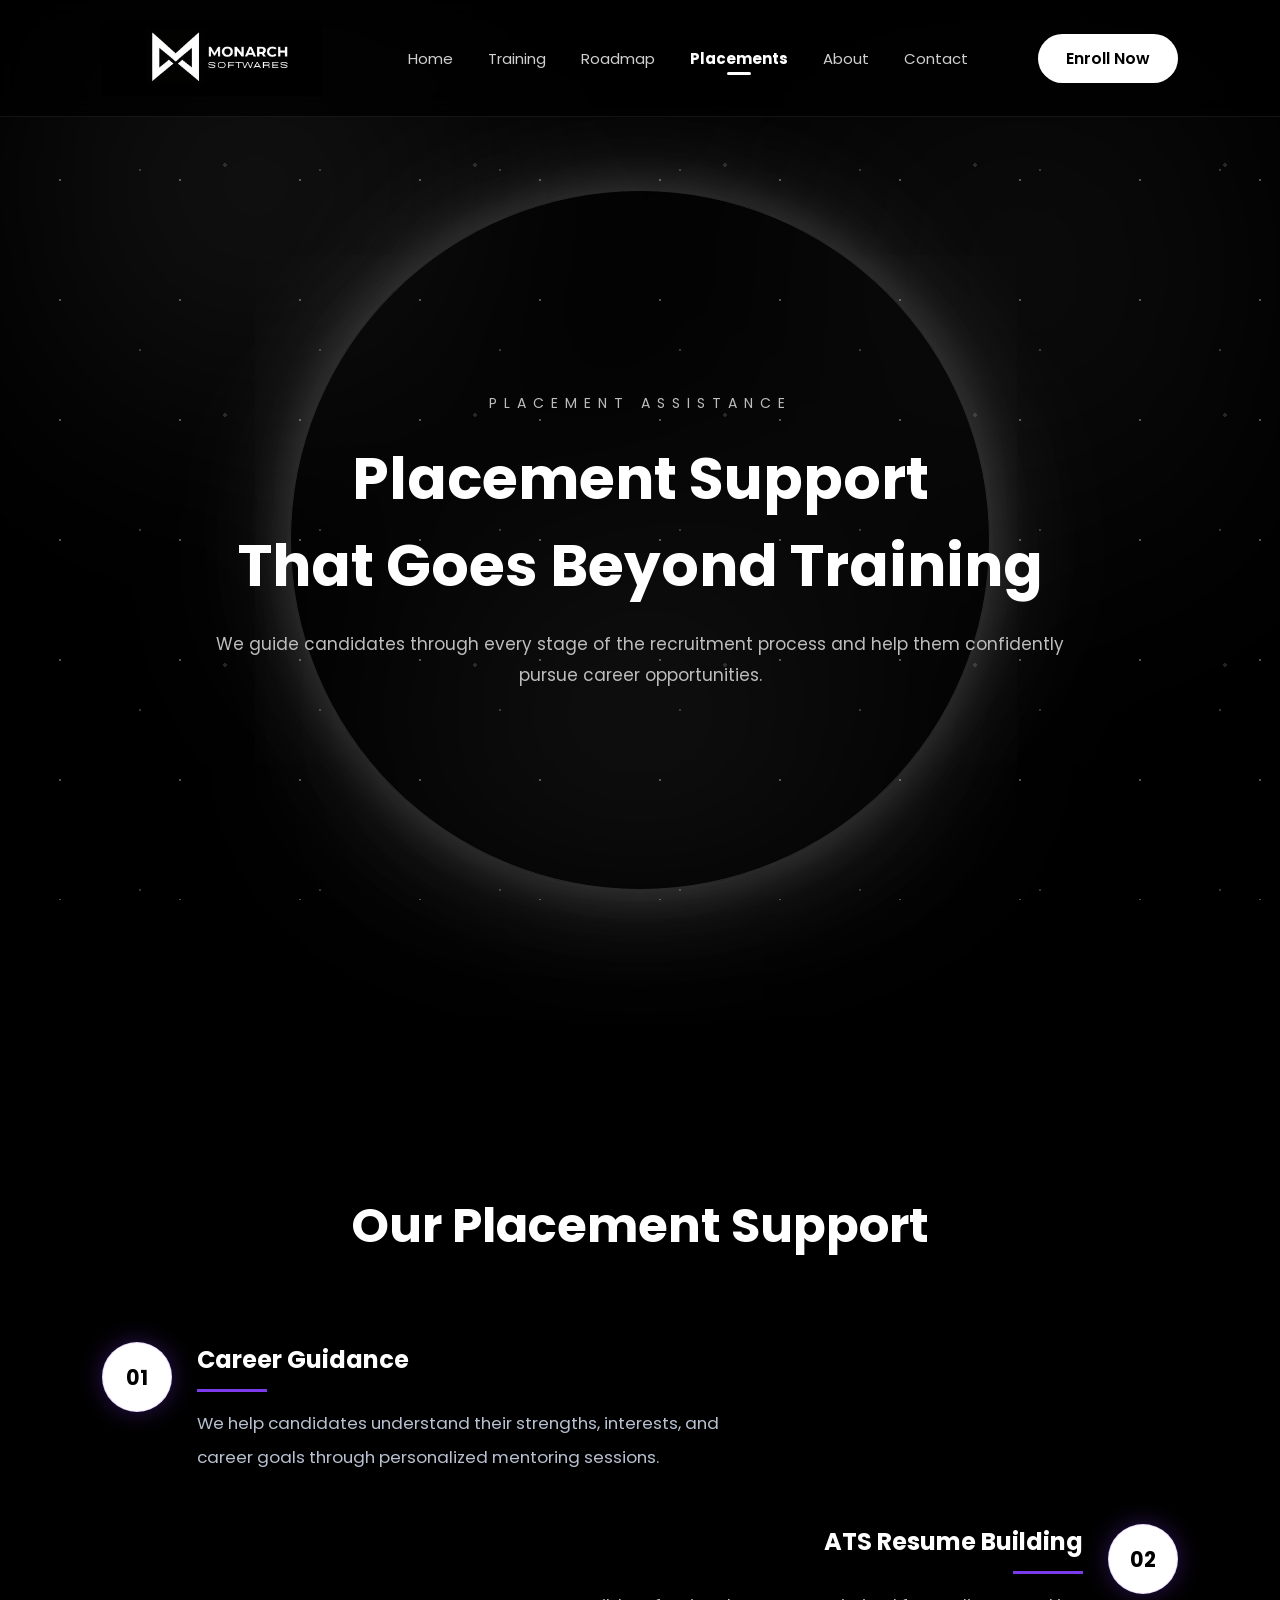
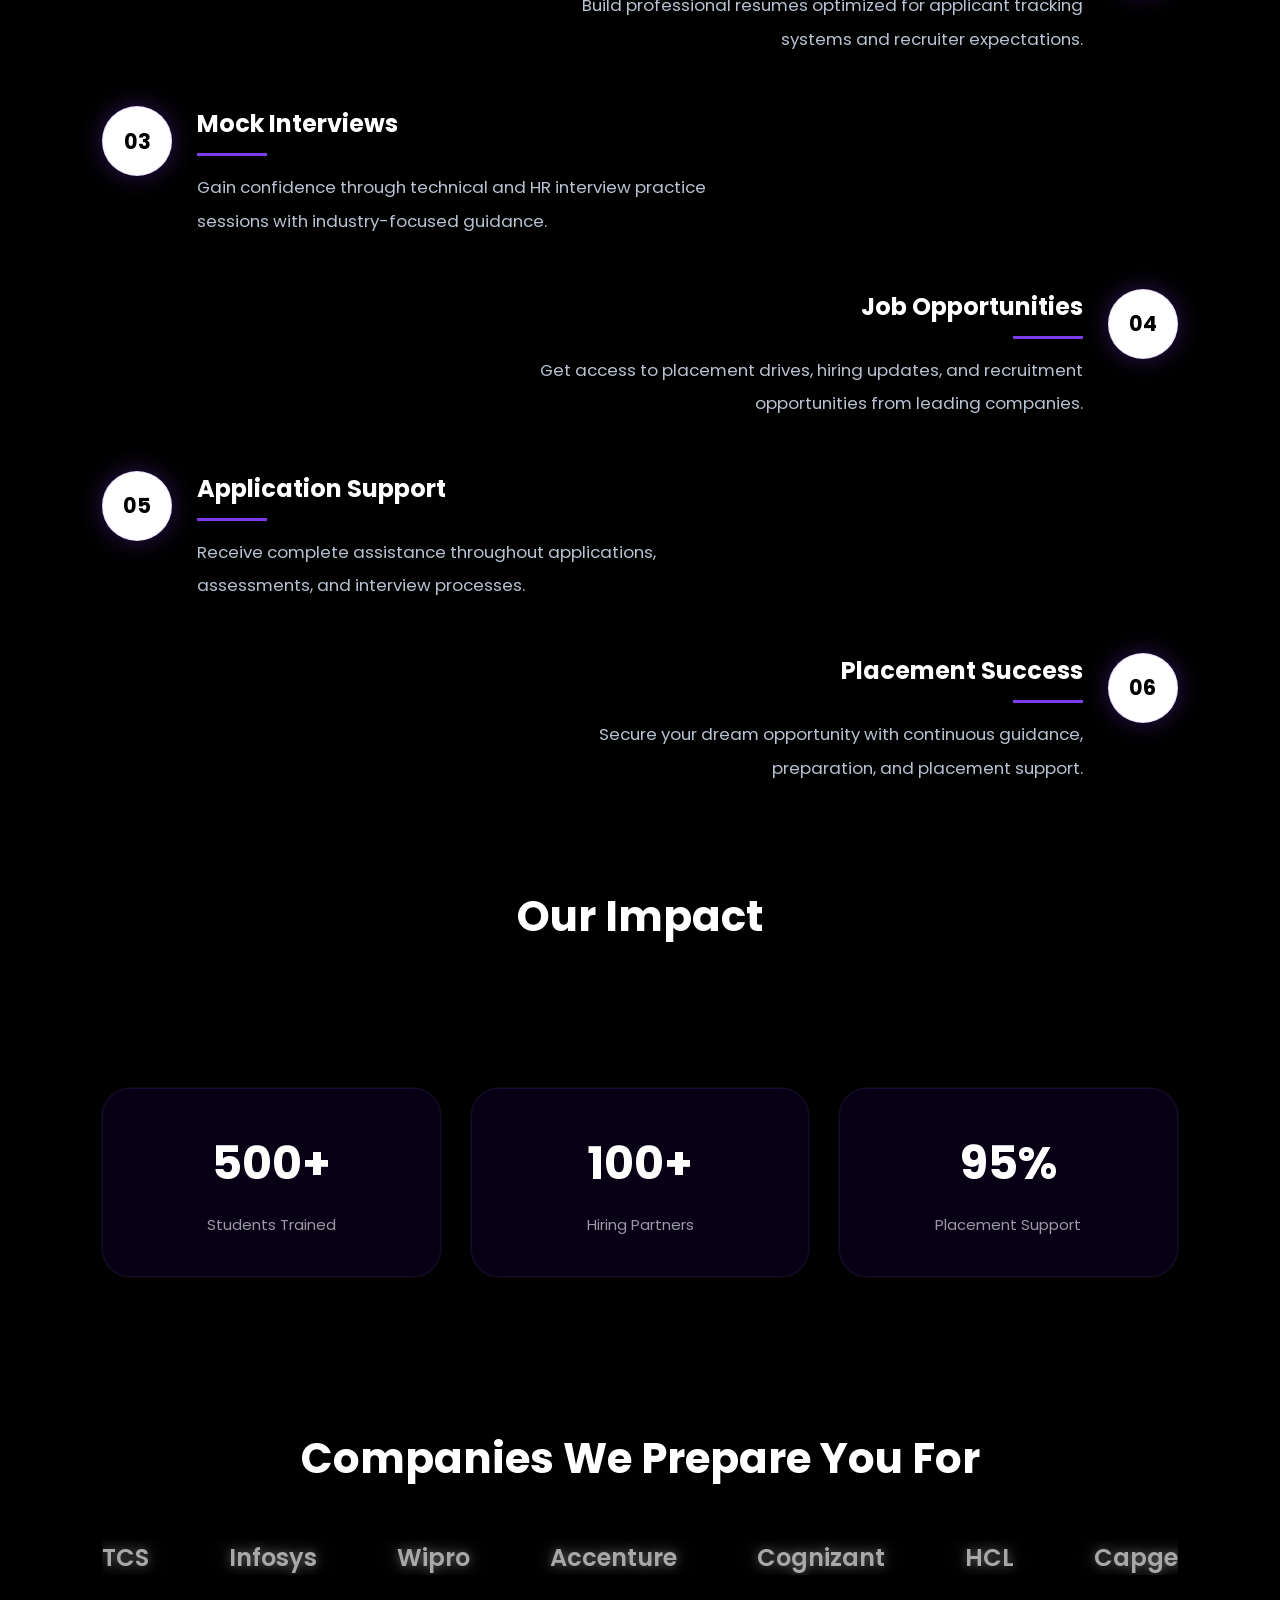
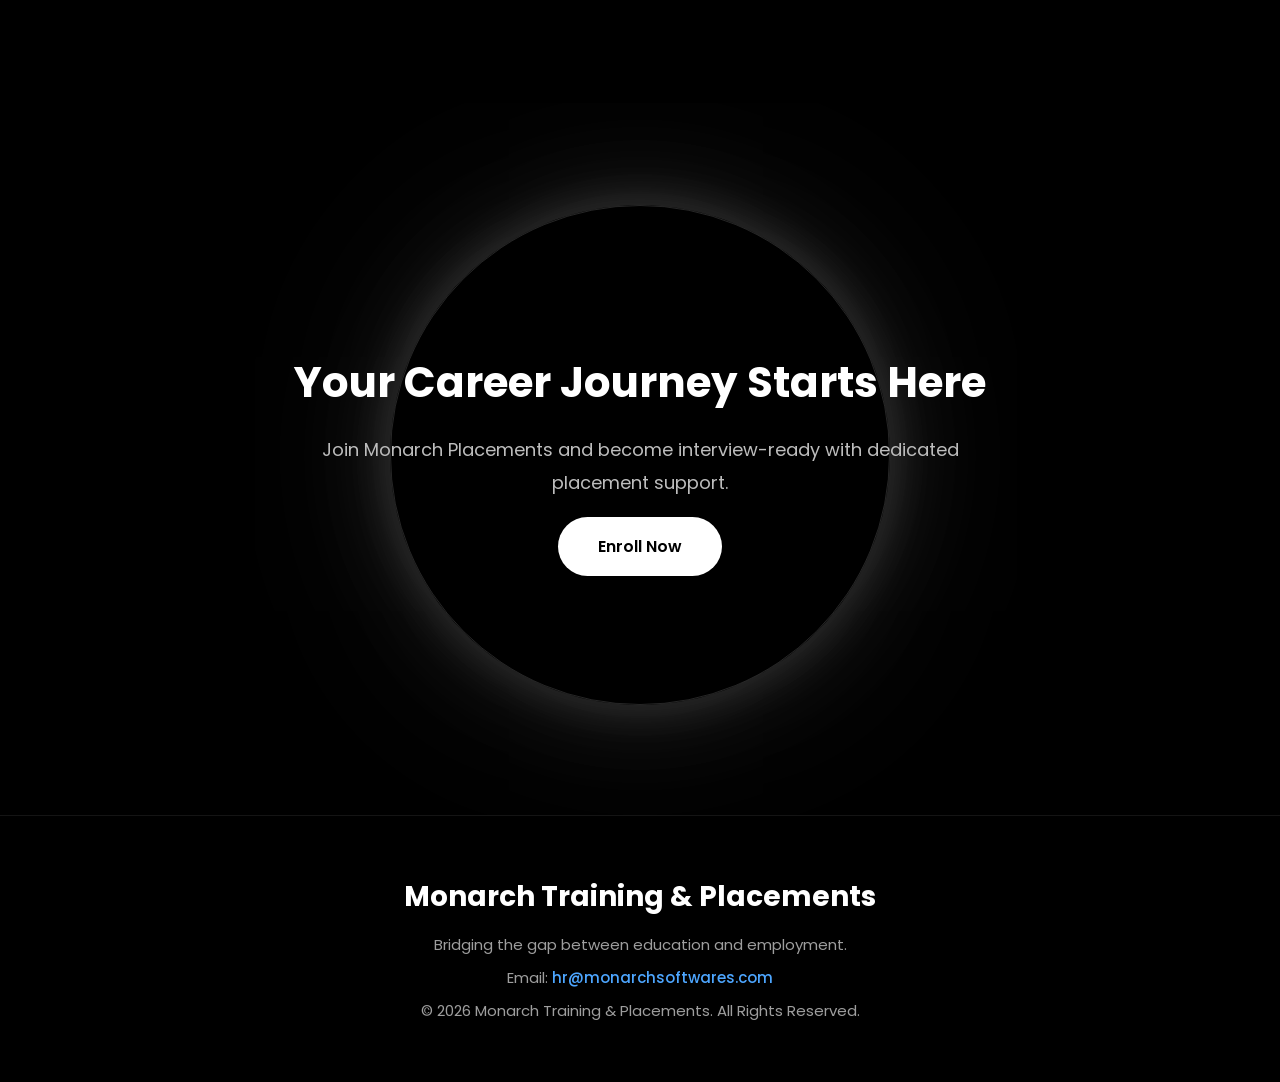
<file: Placement-support.html>
<!DOCTYPE html>
<html lang="en">

<head>

    <meta charset="UTF-8">
    <meta name="viewport" content="width=device-width, initial-scale=1.0">

    <title>Placement Support | Monarch Placements</title>

    <link href="https://fonts.googleapis.com/css2?family=Poppins:wght@300;400;500;600;700;800&display=swap" rel="stylesheet">

    <link rel="stylesheet" href="style.css">

</head>

<body>

    <!-- NAVBAR -->

    <nav class="navbar">

       <div class="logo">
    <img src="./images/logo.png" >

    <div class="logo-text">
    </div>
</div>
<div class="menu-toggle">
    <i class="fas fa-bars"></i>
</div>
        <ul class="nav-links">

            <li><a href="index.html">Home</a></li>

            <li><a href="training.html">Training</a></li>

            <li><a href="roadmap.html">Roadmap</a></li>

            <li><a href="Placement-support.html" class="active">Placements</a></li>

            <li><a href="about.html">About</a></li>

            <li><a href="contact.html">Contact</a></li>

        </ul>

        <a href="contact.html" class="enroll-btn">
            Enroll Now
        </a>

    </nav>

    <!-- HERO SECTION -->

    <section class="placement-hero">

        <div class="glow-circle"></div>

        <div class="placement-content">

            <span class="subtitle">
                PLACEMENT ASSISTANCE
            </span>

            <h1>
                Placement Support <br>
                That Goes Beyond Training
            </h1>

            <p>
                We guide candidates through every stage
                of the recruitment process and help them
                confidently pursue career opportunities.
            </p>

        </div>

    </section>

    <!-- PLACEMENT PROCESS -->

    <section class="placement-journey">

    <div class="section-heading">
        <h2>Our Placement Support</h2>
    </div>

    <!-- 01 -->
    <div class="journey-item">
        <div class="step-circle">01</div>

        <div class="journey-content">
            <h3>Career Guidance</h3>
            <p>
                We help candidates understand their strengths, interests, and
                career goals through personalized mentoring sessions.
            </p>
        </div>
    </div>

    <!-- 02 -->
    <div class="journey-item right">
        <div class="step-circle">02</div>

        <div class="journey-content">
            <h3>ATS Resume Building</h3>
            <p>
                Build professional resumes optimized for applicant tracking
                systems and recruiter expectations.
            </p>
        </div>
    </div>

    <!-- 03 -->
    <div class="journey-item">
        <div class="step-circle">03</div>

        <div class="journey-content">
            <h3>Mock Interviews</h3>
            <p>
                Gain confidence through technical and HR interview practice
                sessions with industry-focused guidance.
            </p>
        </div>
    </div>

    <!-- 04 -->
    <div class="journey-item right">
        <div class="step-circle">04</div>

        <div class="journey-content">
            <h3>Job Opportunities</h3>
            <p>
                Get access to placement drives, hiring updates, and
                recruitment opportunities from leading companies.
            </p>
        </div>
    </div>

    <!-- 05 -->
    <div class="journey-item">
        <div class="step-circle">05</div>

        <div class="journey-content">
            <h3>Application Support</h3>
            <p>
                Receive complete assistance throughout applications,
                assessments, and interview processes.
            </p>
        </div>
    </div>

    <!-- 06 -->
    <div class="journey-item right">
        <div class="step-circle">06</div>

        <div class="journey-content">
            <h3>Placement Success</h3>
            <p>
                Secure your dream opportunity with continuous guidance,
                preparation, and placement support.
            </p>
        </div>
    </div>

</section>

    <!-- STATS -->

    <section class="placement-stats">

    <h2 class="impact-heading">Our Impact</h2>

    <div class="stats-grid">

            <div class="stat-card">

                <h2>500+</h2>

                <p>Students Trained</p>

            </div>

            <div class="stat-card">

                <h2>100+</h2>

                <p>Hiring Partners</p>

            </div>

            <div class="stat-card">

                <h2>95%</h2>

                <p>Placement Support</p>

            </div>

        </div>

    </section>

    <!-- COMPANIES -->
     <section class="companies">
        <h2>Companies We Prepare You For</h2>
        <div class="logo-slider">
    <div class="logo-track">

        <span>TCS</span>
        <span>Infosys</span>
        <span>Wipro</span>
        <span>Accenture</span>
        <span>Cognizant</span>
        <span>HCL</span>
        <span>Capgemini</span>

        <!-- Duplicate -->
        <span>TCS</span>
        <span>Infosys</span>
        <span>Wipro</span>
        <span>Accenture</span>
        <span>Cognizant</span>
        <span>HCL</span>
        <span>Capgemini</span>

    </div>
</div>

</section>

        </div>

    </section>

    <!-- CTA -->

    <section class="cta">

        <div class="cta-circle"></div>

        <div class="cta-content">

            <h2>
                Your Career Journey Starts Here
            </h2>

            <p>
                Join Monarch Placements and
                become interview-ready with
                dedicated placement support.
            </p>

            <a href="contact.html" class="cta-btn">
                Enroll Now
            </a>

        </div>

    </section>

    <!-- FOOTER -->

    <footer>

    <h3>
        Monarch Training & Placements
    </h3>

    <p>
        Bridging the gap between education and employment.
    </p>

    <p>
    Email:
    <a href="https://mail.google.com/mail/?view=cm&fs=1&to=hr@monarchsoftwares.com" target="_blank">
        hr@monarchsoftwares.com
    </a>
</p>

    <p>
        © 2026 Monarch Training & Placements.
        All Rights Reserved.
    </p>

</footer>
<script src="script.js"></script>

</body>

</html>
</file>
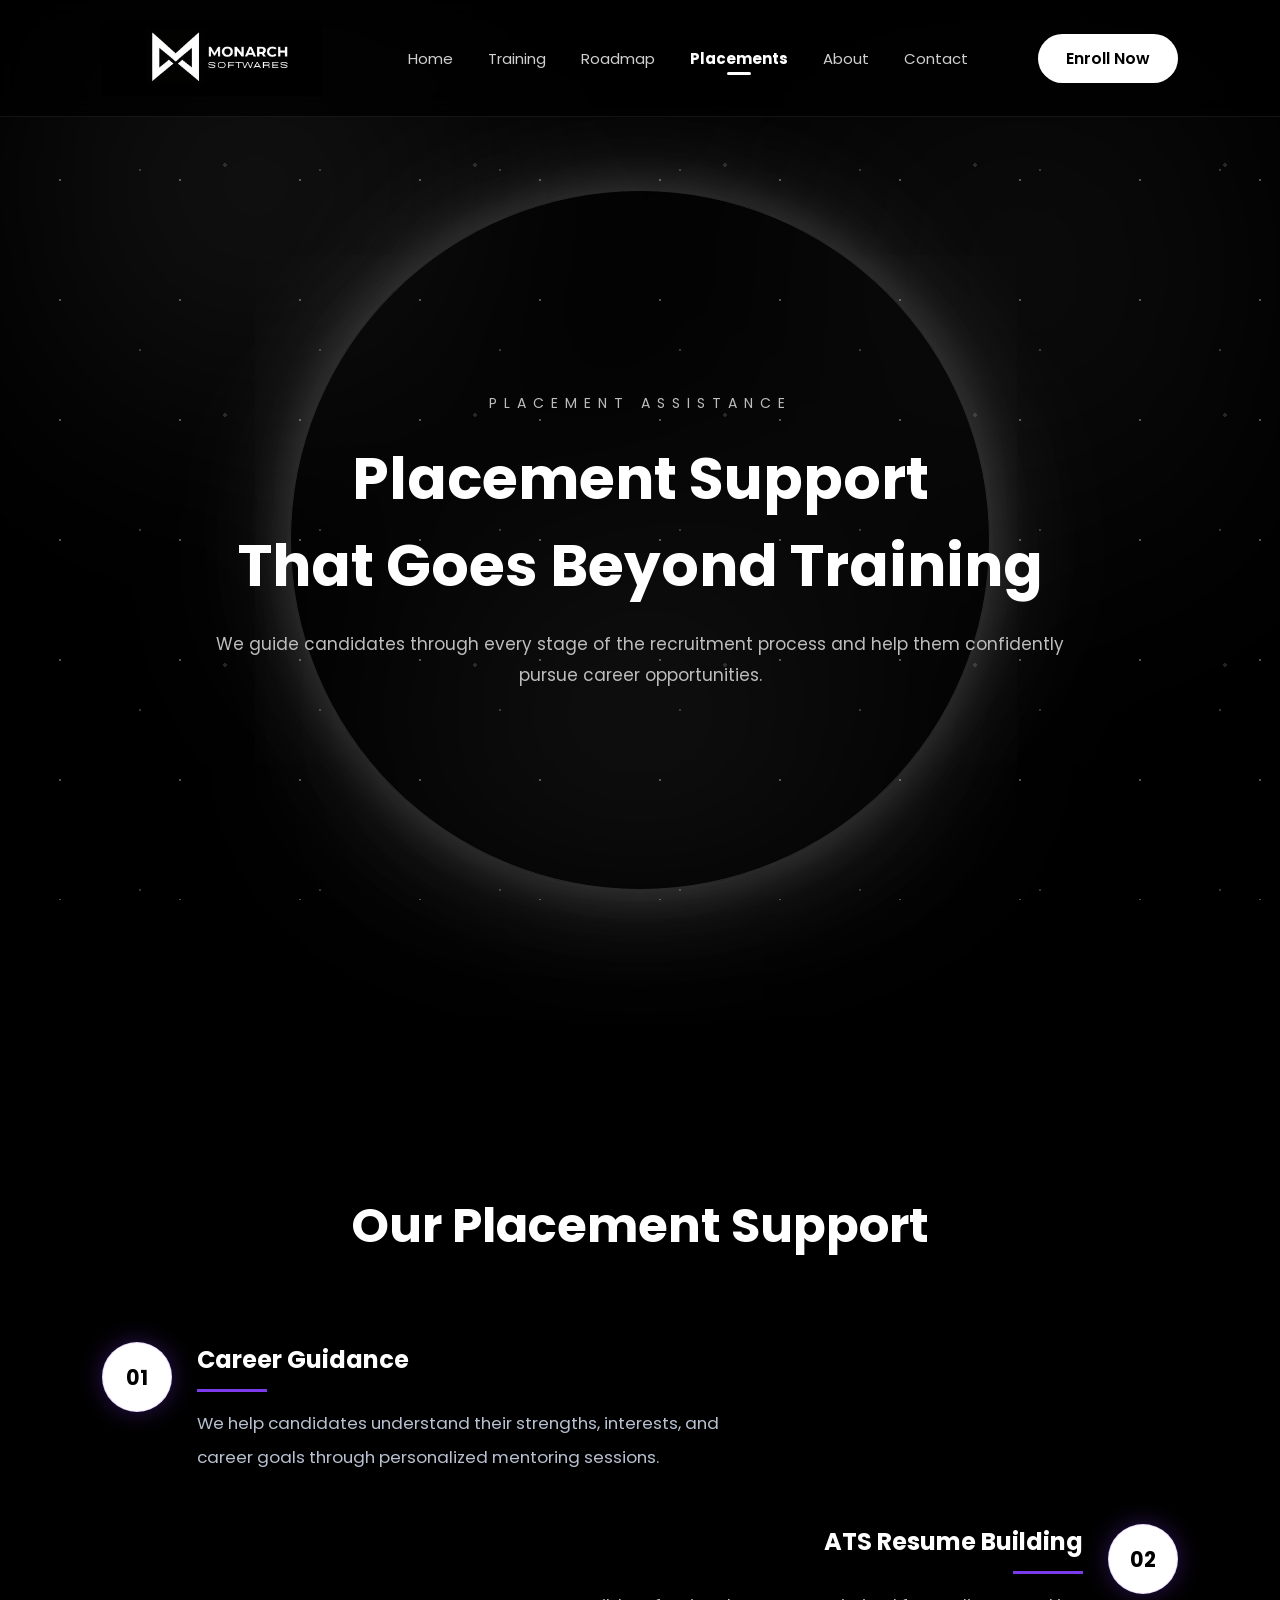
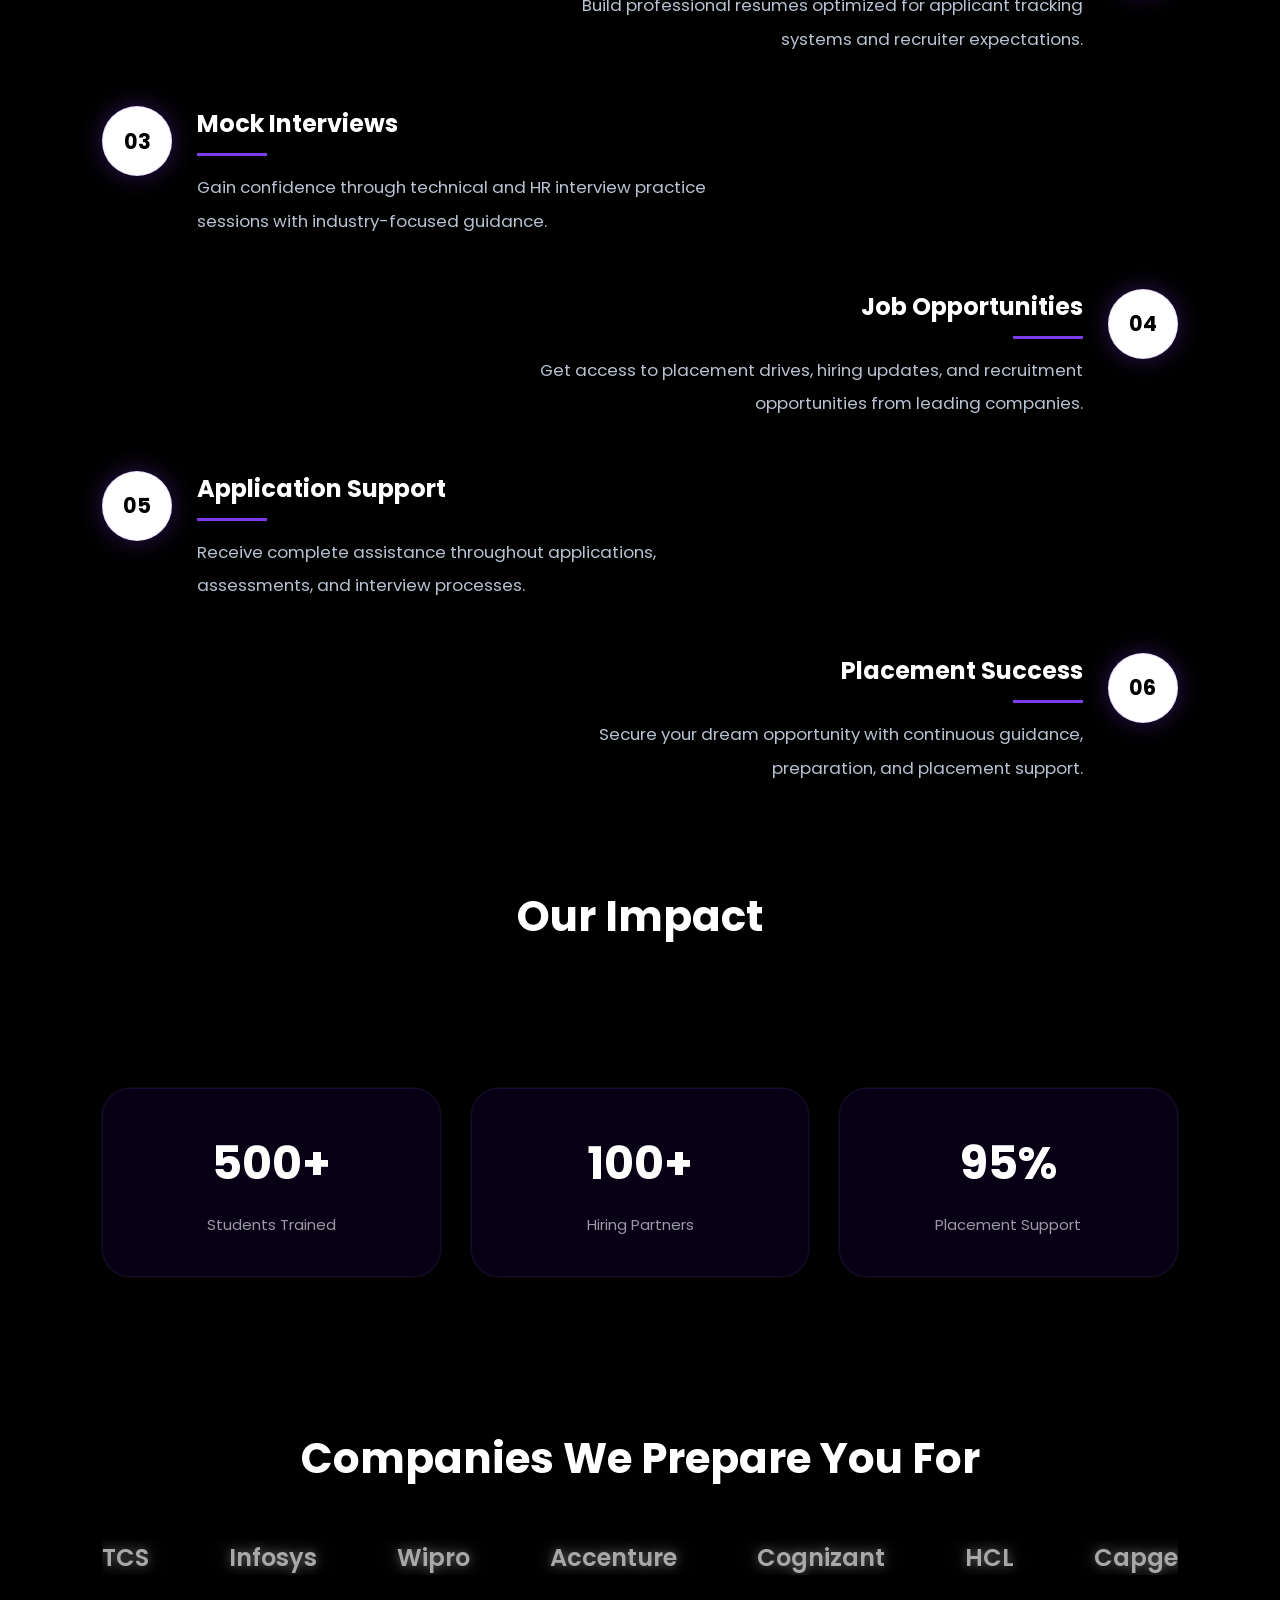
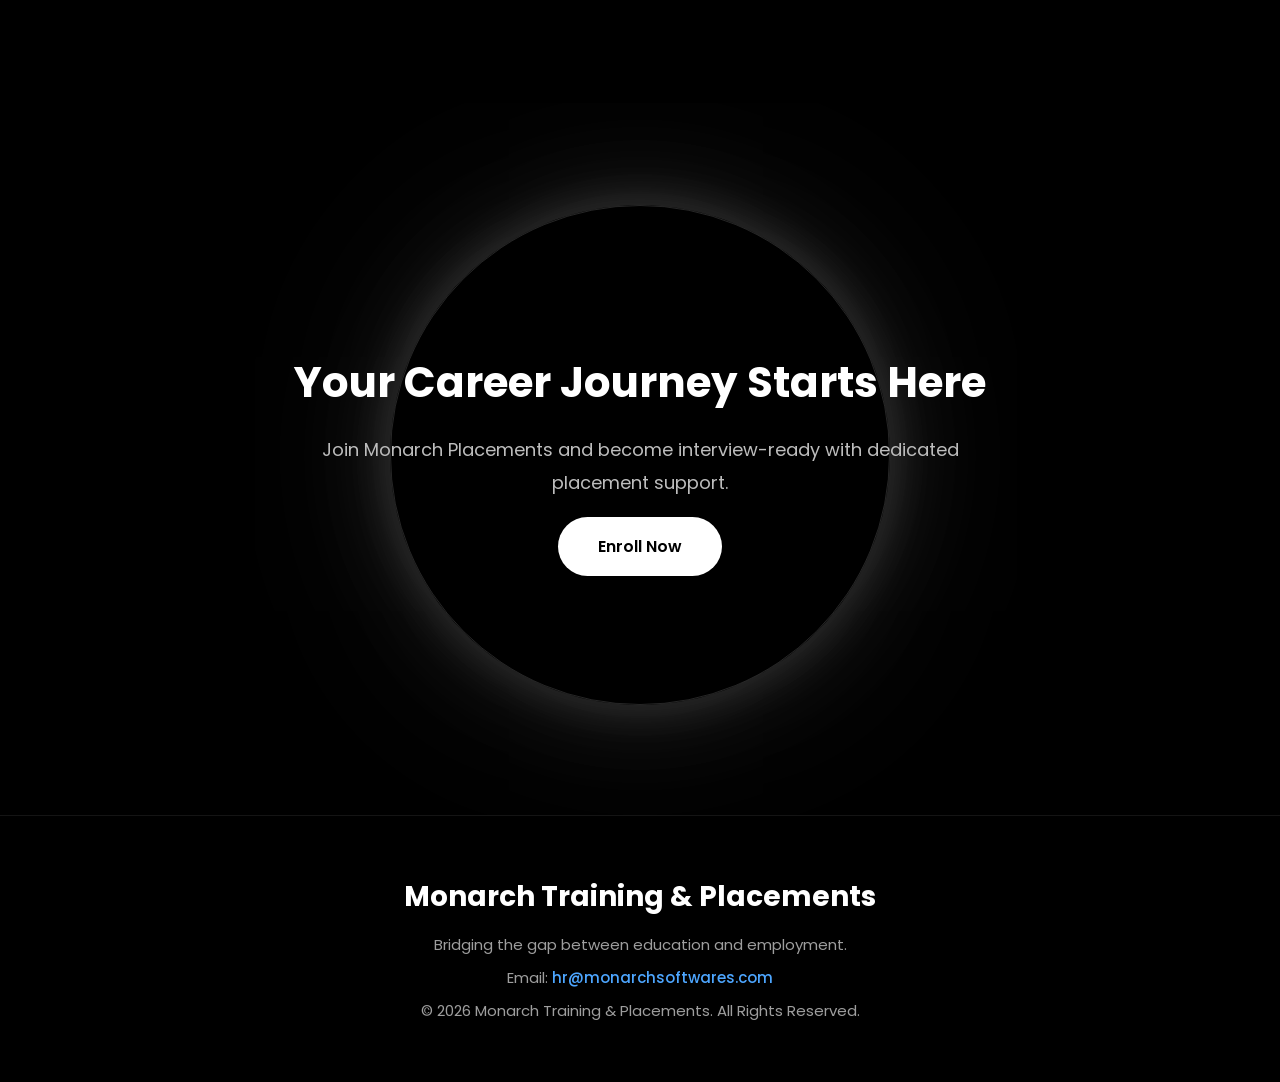
<file: placement-support.html>
<!DOCTYPE html>
<html lang="en">

<head>

    <meta charset="UTF-8">
    <meta name="viewport" content="width=device-width, initial-scale=1.0">

    <title>Placement Support | Monarch Placements</title>

    <link href="https://fonts.googleapis.com/css2?family=Poppins:wght@300;400;500;600;700;800&display=swap" rel="stylesheet">

    <link rel="stylesheet" href="style.css">

</head>

<body>

    <!-- NAVBAR -->

    <nav class="navbar">

       <div class="logo">
    <img src="./images/logo.png" >

    <div class="logo-text">
    </div>
</div>
        <ul class="nav-links">

            <li><a href="index.html">Home</a></li>

            <li><a href="training.html">Training</a></li>

            <li><a href="roadmap.html">Roadmap</a></li>

            <li><a href="placement-support.html" class="active">Placements</a></li>

            <li><a href="about.html">About</a></li>

            <li><a href="contact.html">Contact</a></li>
            <!-- Mobile only -->
        <li class="mobile-enroll">
            <a href="contact.html">Enroll Now</a>
        </li>

        </ul>

        <a href="contact.html" class="enroll-btn">
            Enroll Now
        </a>
        <div class="menu-toggle">
    ☰
</div>

    </nav>

    <!-- HERO SECTION -->

    <section class="placement-hero">

        <div class="glow-circle"></div>

        <div class="placement-content">

            <span class="subtitle">
                PLACEMENT ASSISTANCE
            </span>

            <h1>
                Placement Support <br>
                That Goes Beyond Training
            </h1>

            <p>
                We guide candidates through every stage
                of the recruitment process and help them
                confidently pursue career opportunities.
            </p>

        </div>

    </section>

    <!-- PLACEMENT PROCESS -->

    <section class="placement-journey">

    <div class="section-heading">
        <h2>Our Placement Support</h2>
    </div>

    <!-- 01 -->
    <div class="journey-item">
        <div class="step-circle">01</div>

        <div class="journey-content">
            <h3>Career Guidance</h3>
            <p>
                We help candidates understand their strengths, interests, and
                career goals through personalized mentoring sessions.
            </p>
        </div>
    </div>

    <!-- 02 -->
    <div class="journey-item right">
        <div class="step-circle">02</div>

        <div class="journey-content">
            <h3>ATS Resume Building</h3>
            <p>
                Build professional resumes optimized for applicant tracking
                systems and recruiter expectations.
            </p>
        </div>
    </div>

    <!-- 03 -->
    <div class="journey-item">
        <div class="step-circle">03</div>

        <div class="journey-content">
            <h3>Mock Interviews</h3>
            <p>
                Gain confidence through technical and HR interview practice
                sessions with industry-focused guidance.
            </p>
        </div>
    </div>

    <!-- 04 -->
    <div class="journey-item right">
        <div class="step-circle">04</div>

        <div class="journey-content">
            <h3>Job Opportunities</h3>
            <p>
                Get access to placement drives, hiring updates, and
                recruitment opportunities from leading companies.
            </p>
        </div>
    </div>

    <!-- 05 -->
    <div class="journey-item">
        <div class="step-circle">05</div>

        <div class="journey-content">
            <h3>Application Support</h3>
            <p>
                Receive complete assistance throughout applications,
                assessments, and interview processes.
            </p>
        </div>
    </div>

    <!-- 06 -->
    <div class="journey-item right">
        <div class="step-circle">06</div>

        <div class="journey-content">
            <h3>Placement Success</h3>
            <p>
                Secure your dream opportunity with continuous guidance,
                preparation, and placement support.
            </p>
        </div>
    </div>

</section>

    <!-- STATS -->

    <section class="placement-stats">

    <h2 class="impact-heading">Our Impact</h2>

    <div class="stats-grid">

            <div class="stat-card">

                <h2>500+</h2>

                <p>Students Trained</p>

            </div>

            <div class="stat-card">

                <h2>100+</h2>

                <p>Hiring Partners</p>

            </div>

            <div class="stat-card">

                <h2>95%</h2>

                <p>Placement Support</p>

            </div>

        </div>

    </section>

    <!-- COMPANIES -->
     <section class="companies">
        <h2>Companies We Prepare You For</h2>
        <div class="logo-slider">
    <div class="logo-track">

        <span>TCS</span>
        <span>Infosys</span>
        <span>Wipro</span>
        <span>Accenture</span>
        <span>Cognizant</span>
        <span>HCL</span>
        <span>Capgemini</span>

        <!-- Duplicate -->
        <span>TCS</span>
        <span>Infosys</span>
        <span>Wipro</span>
        <span>Accenture</span>
        <span>Cognizant</span>
        <span>HCL</span>
        <span>Capgemini</span>

    </div>
</div>

</section>

        </div>

    </section>

    <!-- CTA -->

    <section class="cta">

        <div class="cta-circle"></div>

        <div class="cta-content">

            <h2>
                Your Career Journey Starts Here
            </h2>

            <p>
                Join Monarch Placements and
                become interview-ready with
                dedicated placement support.
            </p>

            <a href="contact.html" class="cta-btn">
                Enroll Now
            </a>

        </div>

    </section>

    <!-- FOOTER -->

    <footer>

    <h3>
        Monarch Training & Placements
    </h3>

    <p>
        Bridging the gap between education and employment.
    </p>

    <p>
    Email:
    <a href="https://mail.google.com/mail/?view=cm&fs=1&to=hr@monarchsoftwares.com" target="_blank">
        hr@monarchsoftwares.com
    </a>
</p>

    <p>
        © 2026 Monarch Training & Placements.
        All Rights Reserved.
    </p>

</footer>
<script src="script.js"></script>

</body>

</html>
</file>
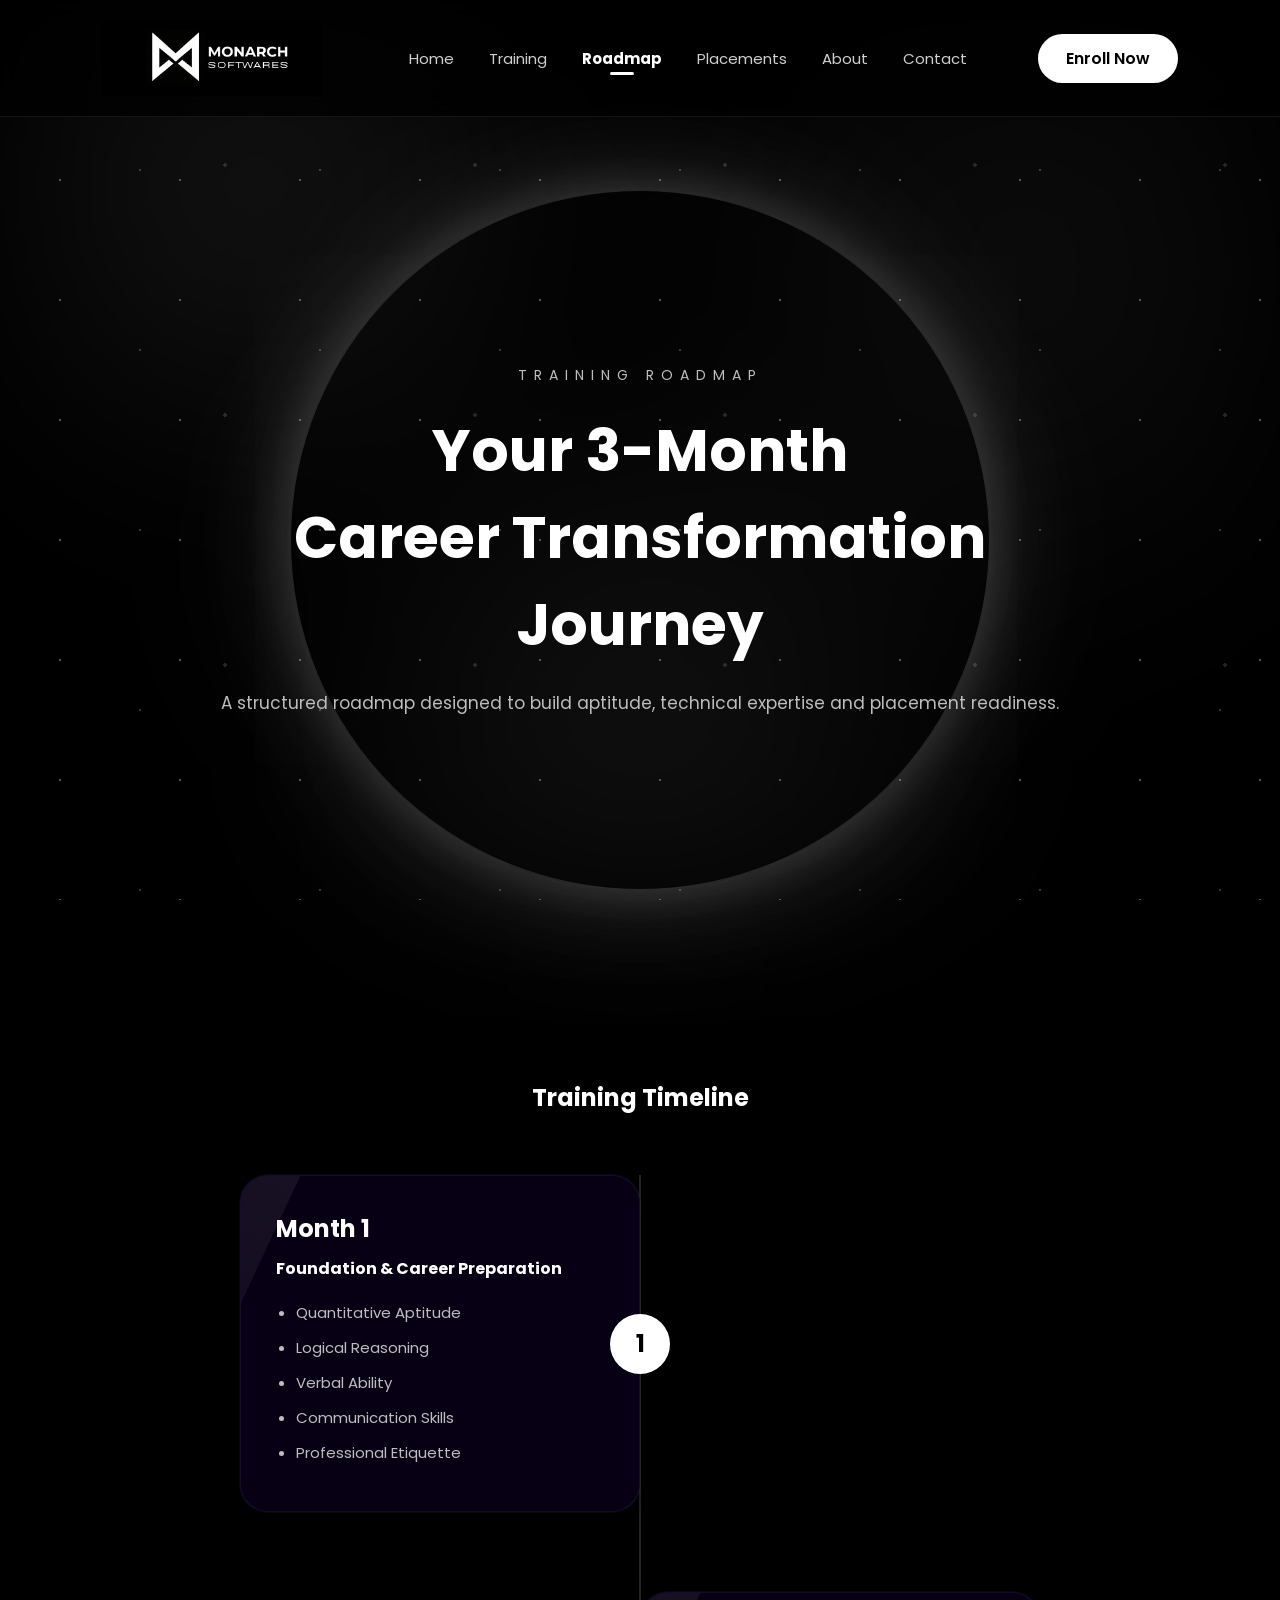
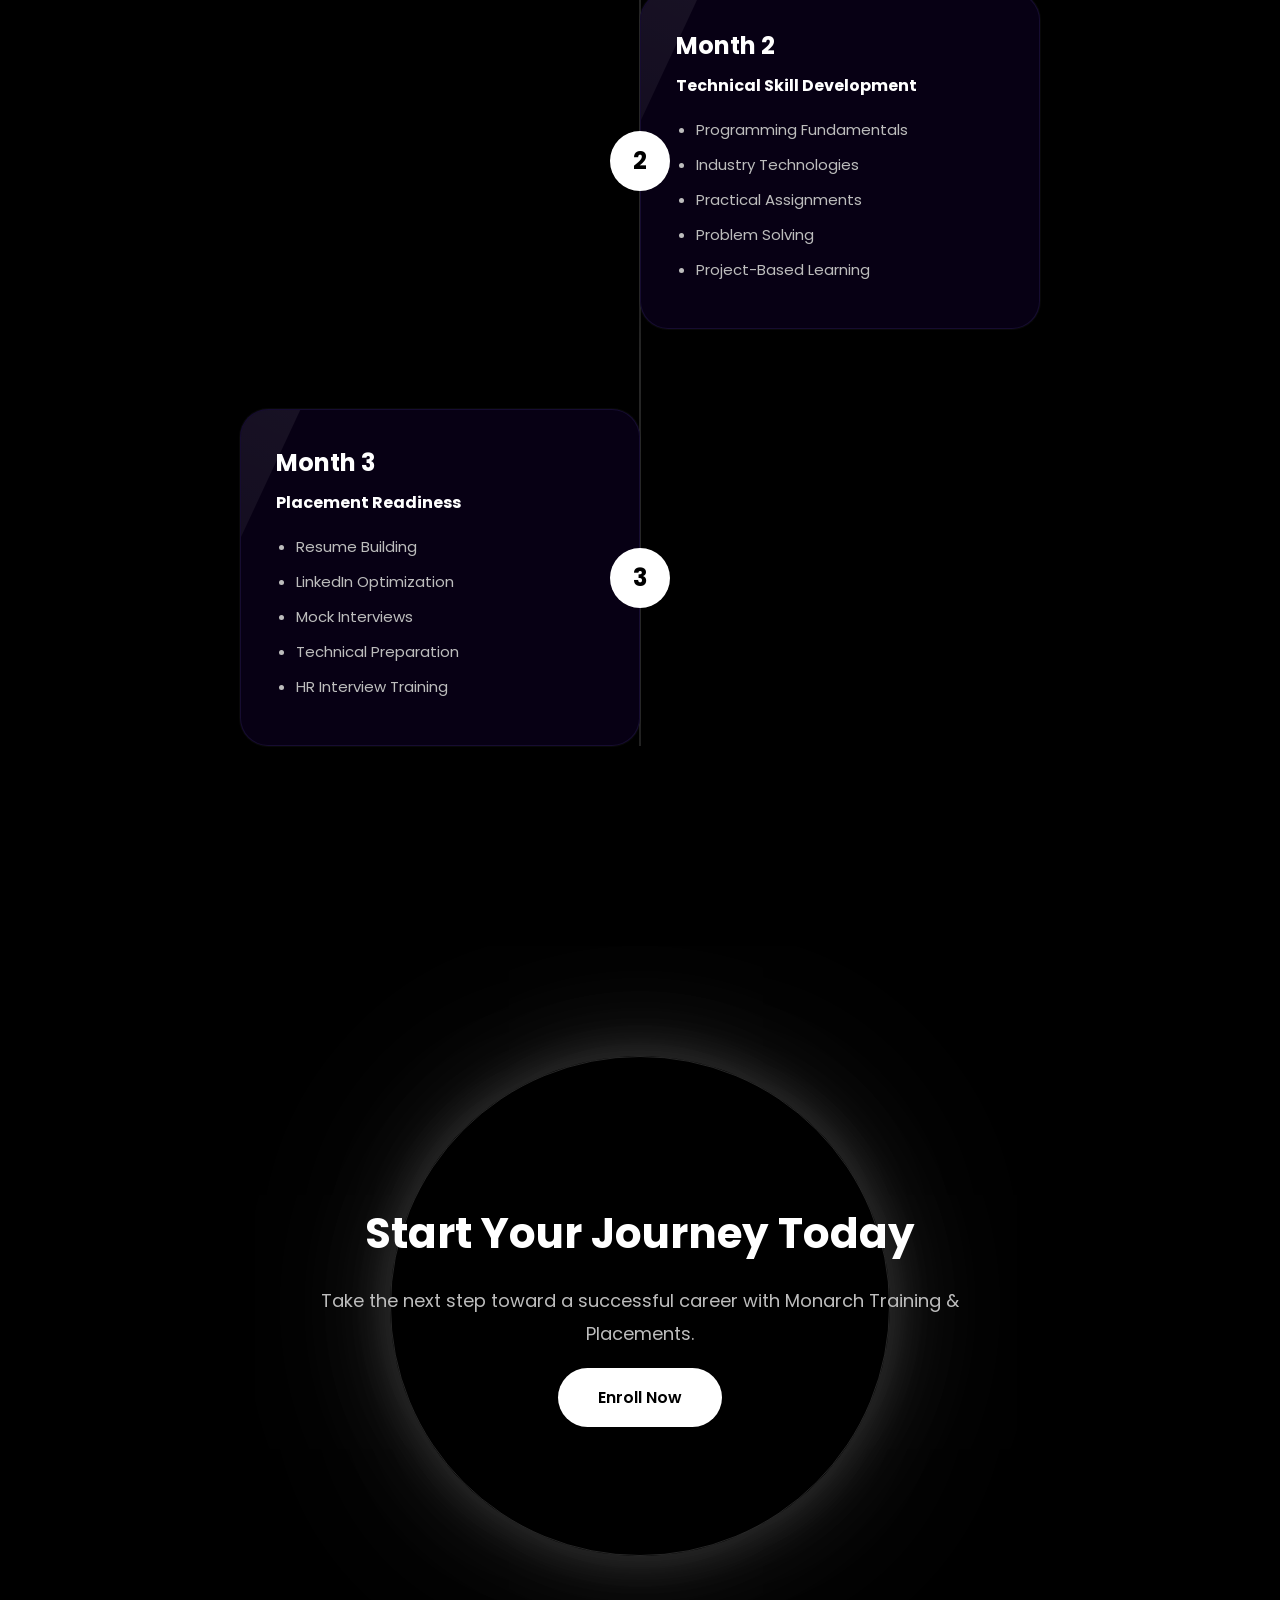
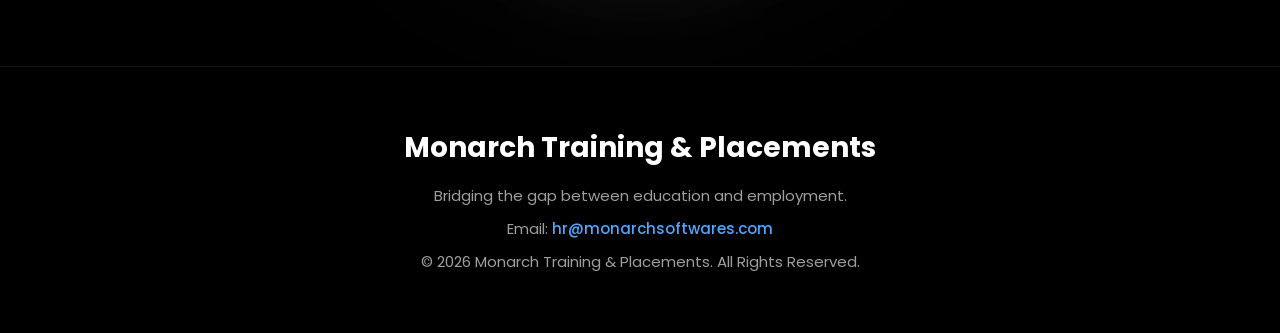
<file: roadmap.html>
<!DOCTYPE html>
<html lang="en">
<head>

<meta charset="UTF-8">

<meta name="viewport" content="width=device-width, initial-scale=1.0">

<title>Training Roadmap | Monarch Placements</title>

<link href="https://fonts.googleapis.com/css2?family=Poppins:wght@300;400;500;600;700;800&display=swap" rel="stylesheet">

<link rel="stylesheet" href="style.css">

</head>

<body>

<nav class="navbar">
<div class="logo">
    <img src="./images/logo.png" >

    <div class="logo-text">
    </div>
</div>
    </div>


    <ul class="nav-links">

        <li><a href="index.html">Home</a></li>

        <li><a href="training.html">Training</a></li>

        <li><a href="roadmap.html">Roadmap</a></li>

        <li><a href="placement-support.html">Placements</a></li>

        <li><a href="about.html">About</a></li>

        <li><a href="contact.html">Contact</a></li>
        <!-- Mobile only -->
        <li class="mobile-enroll">
            <a href="contact.html">Enroll Now</a>
        </li>

    </ul>

    <a href="contact.html" class="enroll-btn">
    Enroll Now
    </a>
    <div class="menu-toggle">
    ☰
</div>

</nav>



<section class="roadmap-hero">

    <div class="glow-circle"></div>

    <div class="roadmap-content">

        <span class="subtitle">

            TRAINING ROADMAP

        </span>

        <h1>

            Your 3-Month <br>

            Career Transformation Journey

        </h1>

        <p>

            A structured roadmap designed to build
            aptitude, technical expertise and placement readiness.

        </p>

    </div>

</section>



<section class="timeline-section">

    <h2>Training Timeline</h2>

    <div class="timeline">



        <div class="timeline-item">

            <div class="timeline-dot">

                1

            </div>

            <div class="timeline-card">

                <h3>Month 1</h3>

                <h4>Foundation & Career Preparation</h4>

                <ul>

                    <li>Quantitative Aptitude</li>

                    <li>Logical Reasoning</li>

                    <li>Verbal Ability</li>

                    <li>Communication Skills</li>

                    <li>Professional Etiquette</li>

                </ul>

            </div>

        </div>



        <div class="timeline-item">

            <div class="timeline-dot">

                2

            </div>

            <div class="timeline-card">

                <h3>Month 2</h3>

                <h4>Technical Skill Development</h4>

                <ul>

                    <li>Programming Fundamentals</li>

                    <li>Industry Technologies</li>

                    <li>Practical Assignments</li>

                    <li>Problem Solving</li>

                    <li>Project-Based Learning</li>

                </ul>

            </div>

        </div>



        <div class="timeline-item">

            <div class="timeline-dot">

                3

            </div>

            <div class="timeline-card">

                <h3>Month 3</h3>

                <h4>Placement Readiness</h4>

                <ul>

                    <li>Resume Building</li>

                    <li>LinkedIn Optimization</li>

                    <li>Mock Interviews</li>

                    <li>Technical Preparation</li>

                    <li>HR Interview Training</li>

                </ul>

            </div>

        </div>

    </div>

</section>



<section class="cta">

    <div class="cta-circle"></div>

    <div class="cta-content">

        <h2>

            Start Your Journey Today

        </h2>

        <p>

            Take the next step toward a successful career
            with Monarch Training & Placements.

        </p>

        <a href="contact.html" class="cta-btn">
    Enroll Now
          </a>

    </div>

</section>



<footer>

    <h3>
        Monarch Training & Placements
    </h3>

    <p>
        Bridging the gap between education and employment.
    </p>

    <p>
    Email:
    <a href="https://mail.google.com/mail/?view=cm&fs=1&to=hr@monarchsoftwares.com" target="_blank">
        hr@monarchsoftwares.com
    </a>
</p>

    <p>
        © 2026 Monarch Training & Placements.
        All Rights Reserved.
    </p>

</footer>
<script src="script.js"></script>
</body>

</html>
</file>
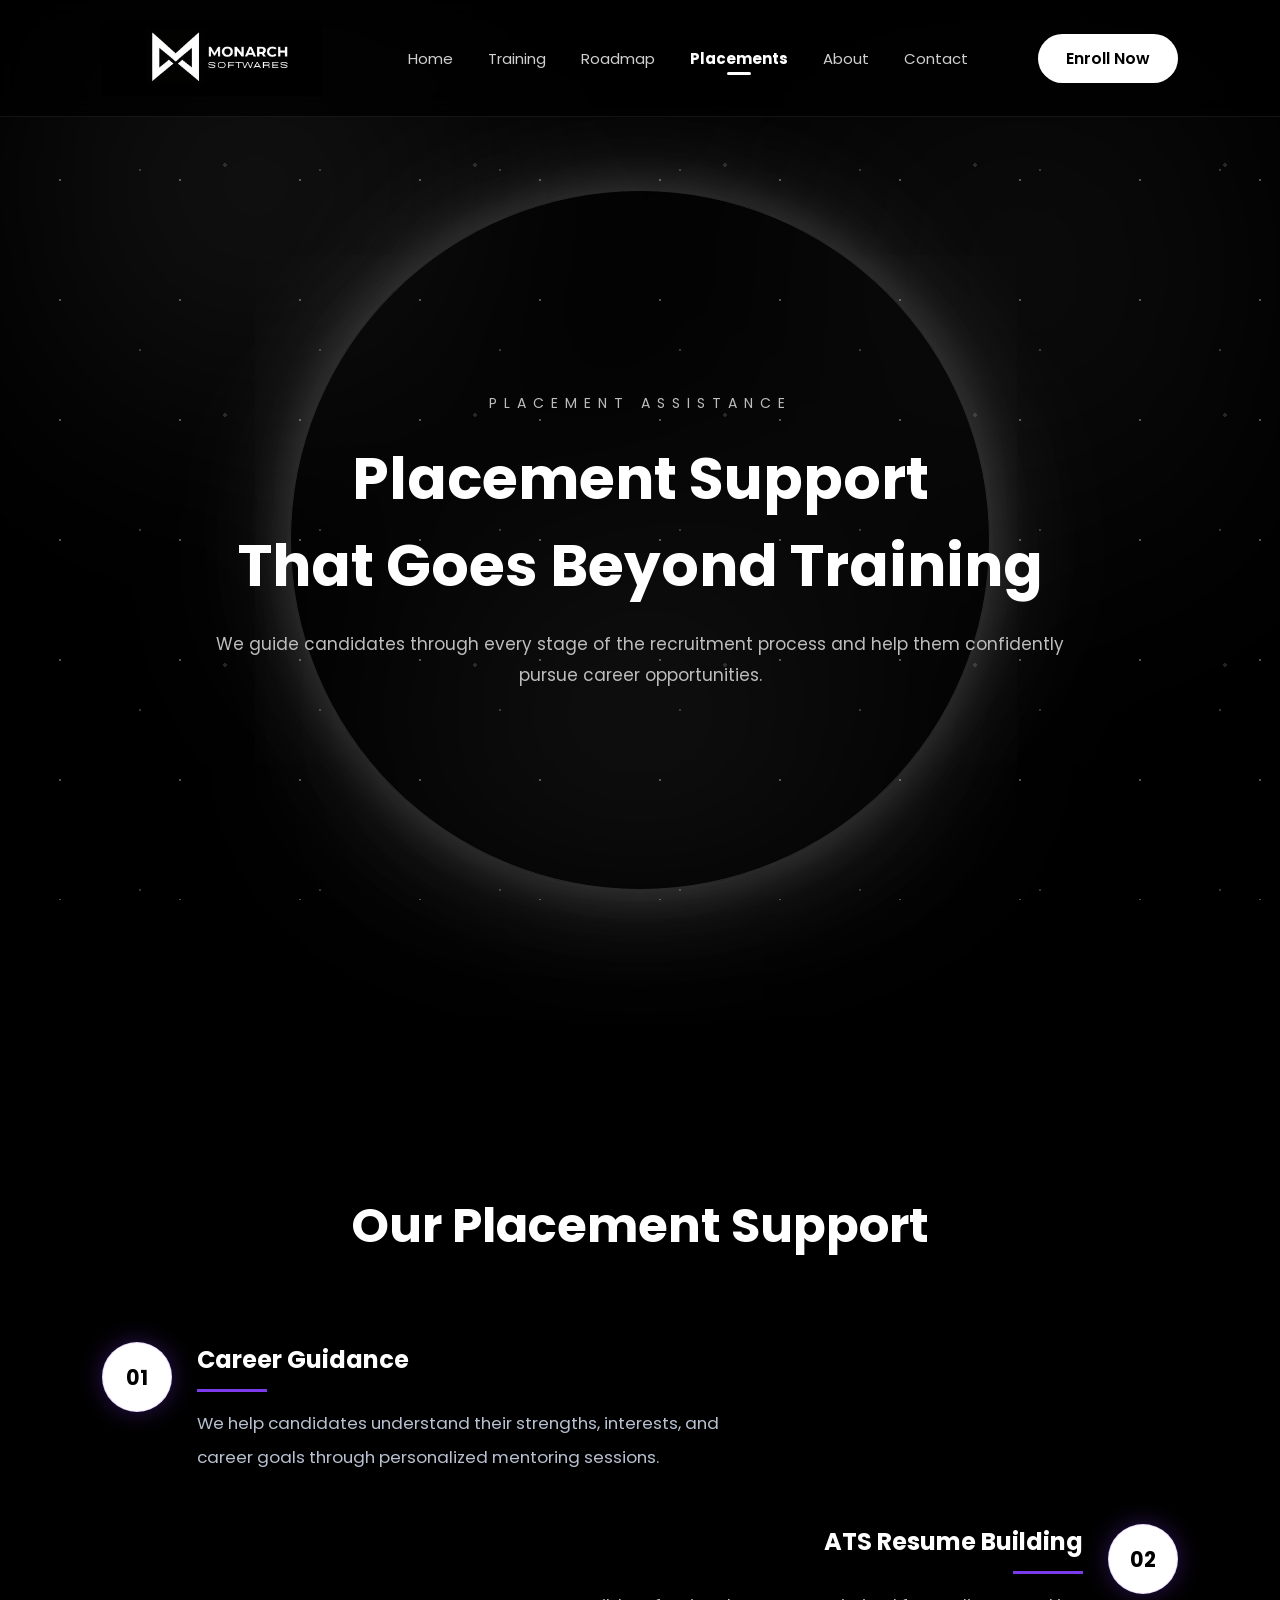
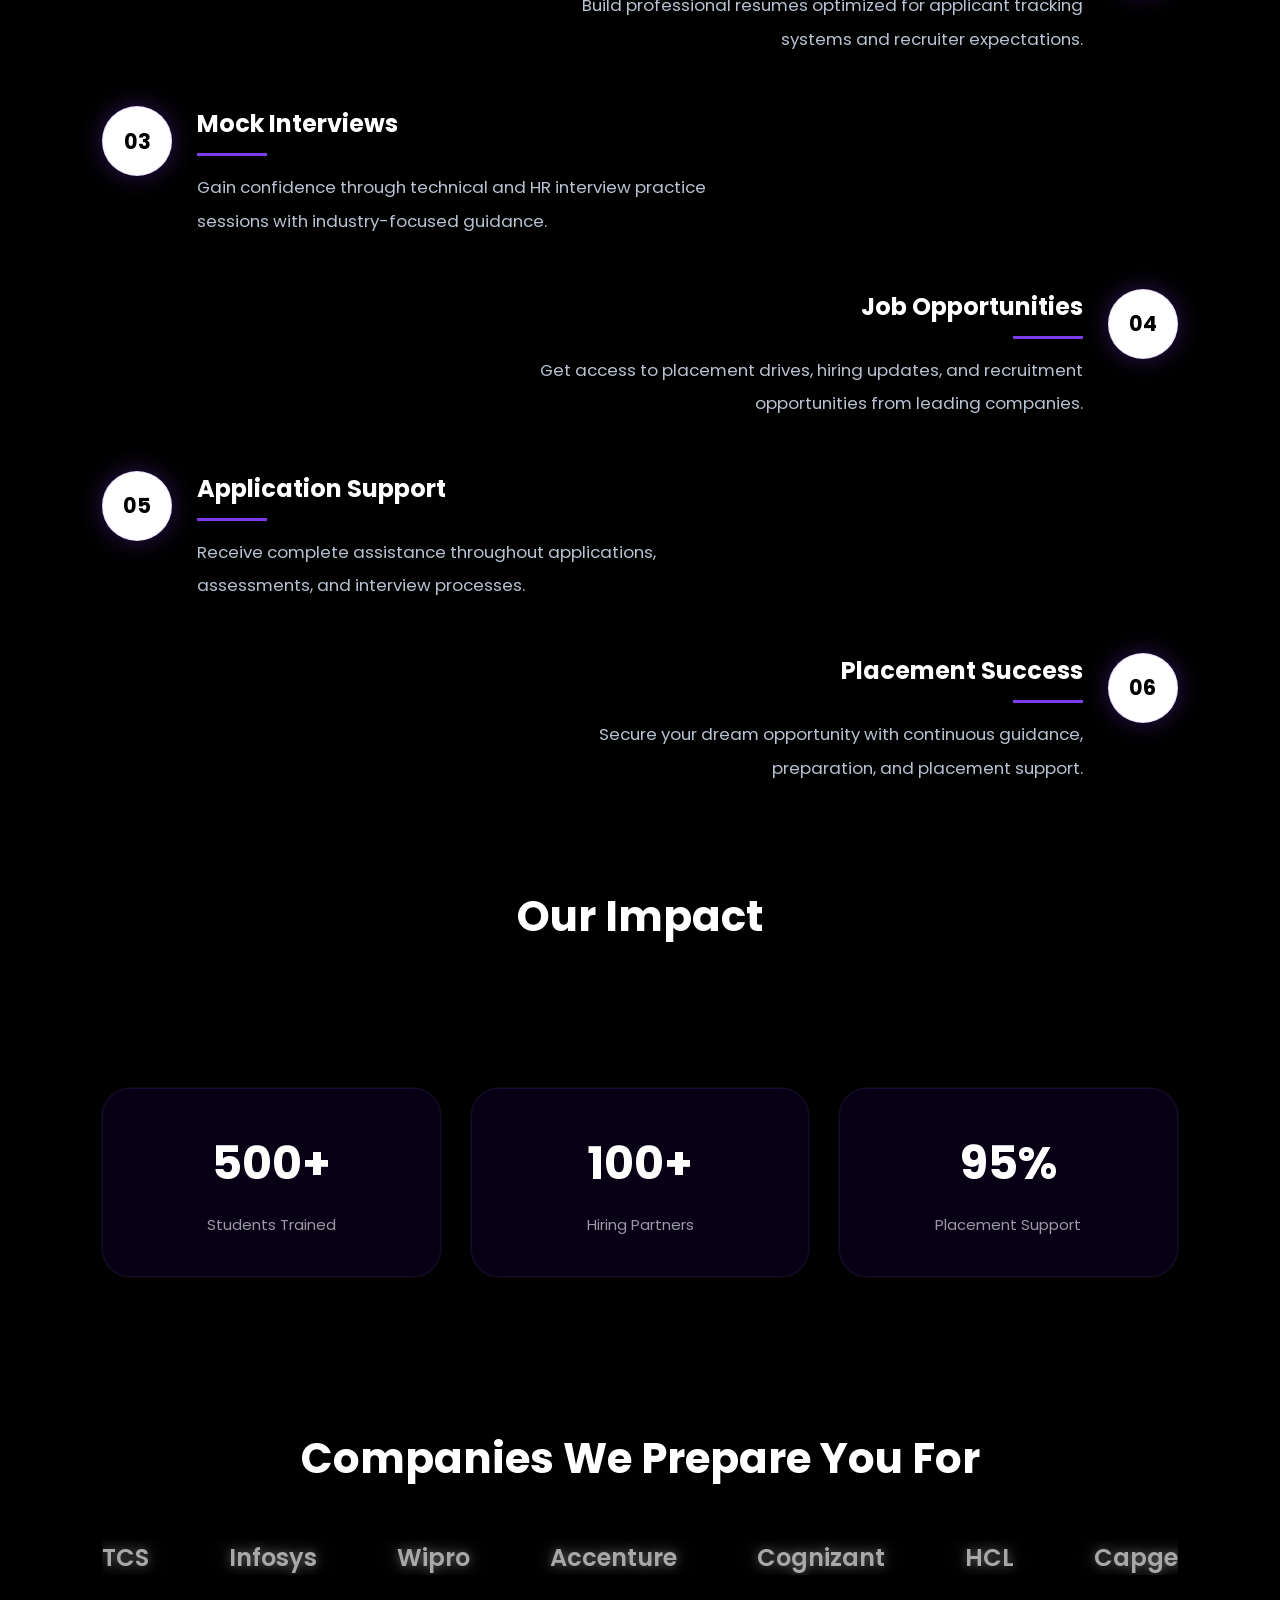
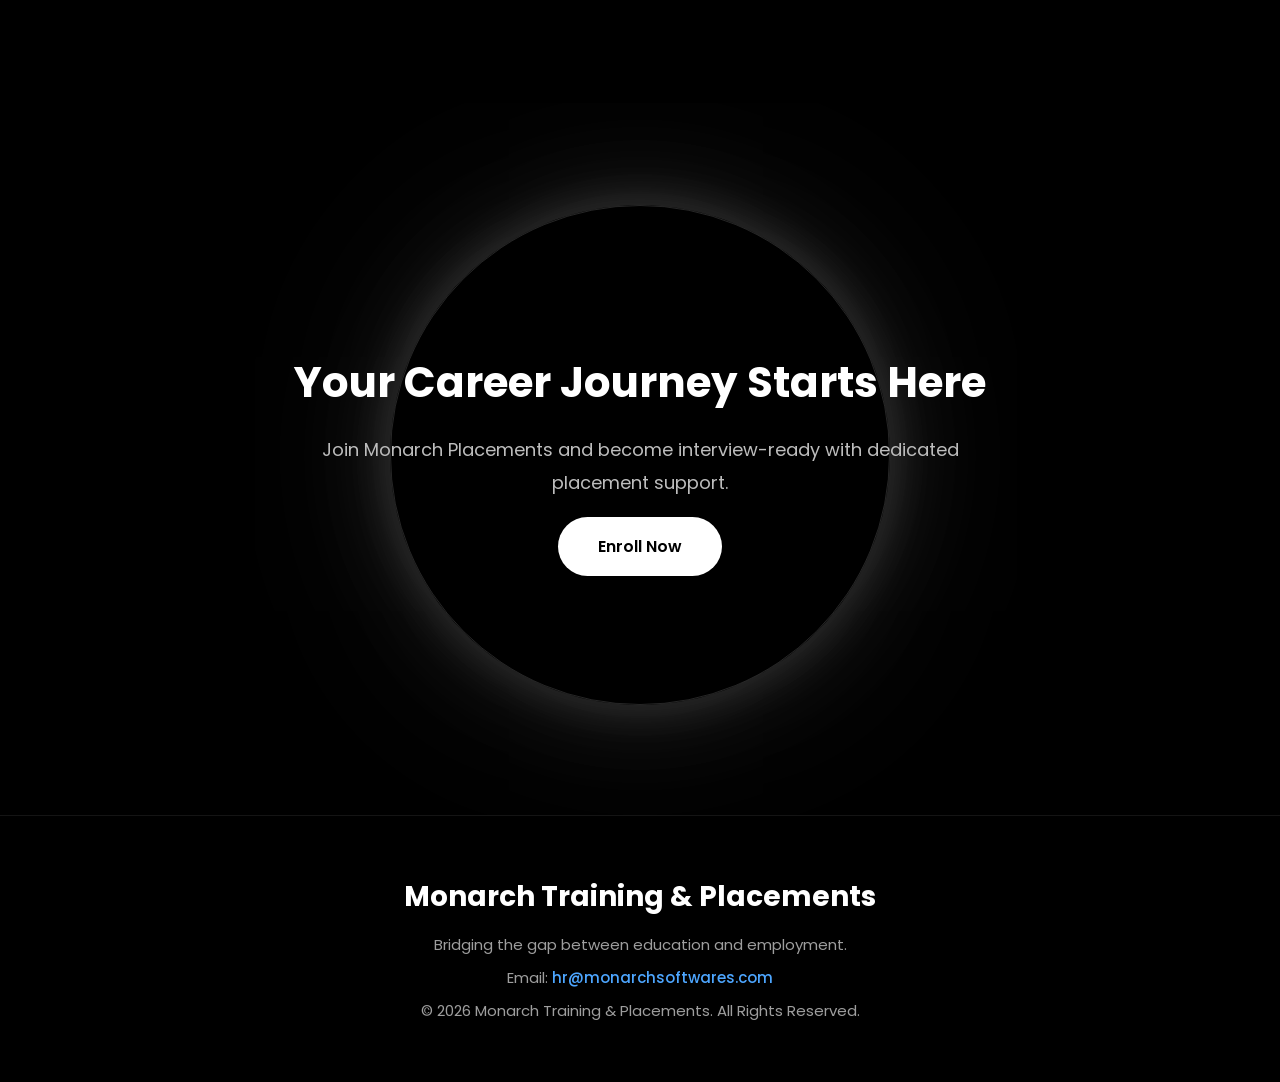
<file: temp.html>
<!DOCTYPE html>
<html lang="en">

<head>

    <meta charset="UTF-8">
    <meta name="viewport" content="width=device-width, initial-scale=1.0">

    <title>Placement Support | Monarch Placements</title>

    <link href="https://fonts.googleapis.com/css2?family=Poppins:wght@300;400;500;600;700;800&display=swap" rel="stylesheet">

    <link rel="stylesheet" href="style.css">

</head>

<body>

    <!-- NAVBAR -->

    <nav class="navbar">

       <div class="logo">
    <img src="./images/logo.png" >

    <div class="logo-text">
    </div>
</div>
<div class="menu-toggle">
    ☰
</div>
        <ul class="nav-links">

            <li><a href="index.html">Home</a></li>

            <li><a href="training.html">Training</a></li>

            <li><a href="roadmap.html">Roadmap</a></li>

            <li><a href="placement-support.html" class="active">Placements</a></li>

            <li><a href="about.html">About</a></li>

            <li><a href="contact.html">Contact</a></li>

        </ul>

        <a href="contact.html" class="enroll-btn">
            Enroll Now
        </a>

    </nav>

    <!-- HERO SECTION -->

    <section class="placement-hero">

        <div class="glow-circle"></div>

        <div class="placement-content">

            <span class="subtitle">
                PLACEMENT ASSISTANCE
            </span>

            <h1>
                Placement Support <br>
                That Goes Beyond Training
            </h1>

            <p>
                We guide candidates through every stage
                of the recruitment process and help them
                confidently pursue career opportunities.
            </p>

        </div>

    </section>

    <!-- PLACEMENT PROCESS -->

    <section class="placement-journey">

    <div class="section-heading">
        <h2>Our Placement Support</h2>
    </div>

    <!-- 01 -->
    <div class="journey-item">
        <div class="step-circle">01</div>

        <div class="journey-content">
            <h3>Career Guidance</h3>
            <p>
                We help candidates understand their strengths, interests, and
                career goals through personalized mentoring sessions.
            </p>
        </div>
    </div>

    <!-- 02 -->
    <div class="journey-item right">
        <div class="step-circle">02</div>

        <div class="journey-content">
            <h3>ATS Resume Building</h3>
            <p>
                Build professional resumes optimized for applicant tracking
                systems and recruiter expectations.
            </p>
        </div>
    </div>

    <!-- 03 -->
    <div class="journey-item">
        <div class="step-circle">03</div>

        <div class="journey-content">
            <h3>Mock Interviews</h3>
            <p>
                Gain confidence through technical and HR interview practice
                sessions with industry-focused guidance.
            </p>
        </div>
    </div>

    <!-- 04 -->
    <div class="journey-item right">
        <div class="step-circle">04</div>

        <div class="journey-content">
            <h3>Job Opportunities</h3>
            <p>
                Get access to placement drives, hiring updates, and
                recruitment opportunities from leading companies.
            </p>
        </div>
    </div>

    <!-- 05 -->
    <div class="journey-item">
        <div class="step-circle">05</div>

        <div class="journey-content">
            <h3>Application Support</h3>
            <p>
                Receive complete assistance throughout applications,
                assessments, and interview processes.
            </p>
        </div>
    </div>

    <!-- 06 -->
    <div class="journey-item right">
        <div class="step-circle">06</div>

        <div class="journey-content">
            <h3>Placement Success</h3>
            <p>
                Secure your dream opportunity with continuous guidance,
                preparation, and placement support.
            </p>
        </div>
    </div>

</section>

    <!-- STATS -->

    <section class="placement-stats">

    <h2 class="impact-heading">Our Impact</h2>

    <div class="stats-grid">

            <div class="stat-card">

                <h2>500+</h2>

                <p>Students Trained</p>

            </div>

            <div class="stat-card">

                <h2>100+</h2>

                <p>Hiring Partners</p>

            </div>

            <div class="stat-card">

                <h2>95%</h2>

                <p>Placement Support</p>

            </div>

        </div>

    </section>

    <!-- COMPANIES -->
     <section class="companies">
        <h2>Companies We Prepare You For</h2>
        <div class="logo-slider">
    <div class="logo-track">

        <span>TCS</span>
        <span>Infosys</span>
        <span>Wipro</span>
        <span>Accenture</span>
        <span>Cognizant</span>
        <span>HCL</span>
        <span>Capgemini</span>

        <!-- Duplicate -->
        <span>TCS</span>
        <span>Infosys</span>
        <span>Wipro</span>
        <span>Accenture</span>
        <span>Cognizant</span>
        <span>HCL</span>
        <span>Capgemini</span>

    </div>
</div>

</section>

        </div>

    </section>

    <!-- CTA -->

    <section class="cta">

        <div class="cta-circle"></div>

        <div class="cta-content">

            <h2>
                Your Career Journey Starts Here
            </h2>

            <p>
                Join Monarch Placements and
                become interview-ready with
                dedicated placement support.
            </p>

            <a href="contact.html" class="cta-btn">
                Enroll Now
            </a>

        </div>

    </section>

    <!-- FOOTER -->

    <footer>

    <h3>
        Monarch Training & Placements
    </h3>

    <p>
        Bridging the gap between education and employment.
    </p>

    <p>
    Email:
    <a href="https://mail.google.com/mail/?view=cm&fs=1&to=hr@monarchsoftwares.com" target="_blank">
        hr@monarchsoftwares.com
    </a>
</p>

    <p>
        © 2026 Monarch Training & Placements.
        All Rights Reserved.
    </p>

</footer>
<script src="script.js"></script>

</body>

</html>
</file>
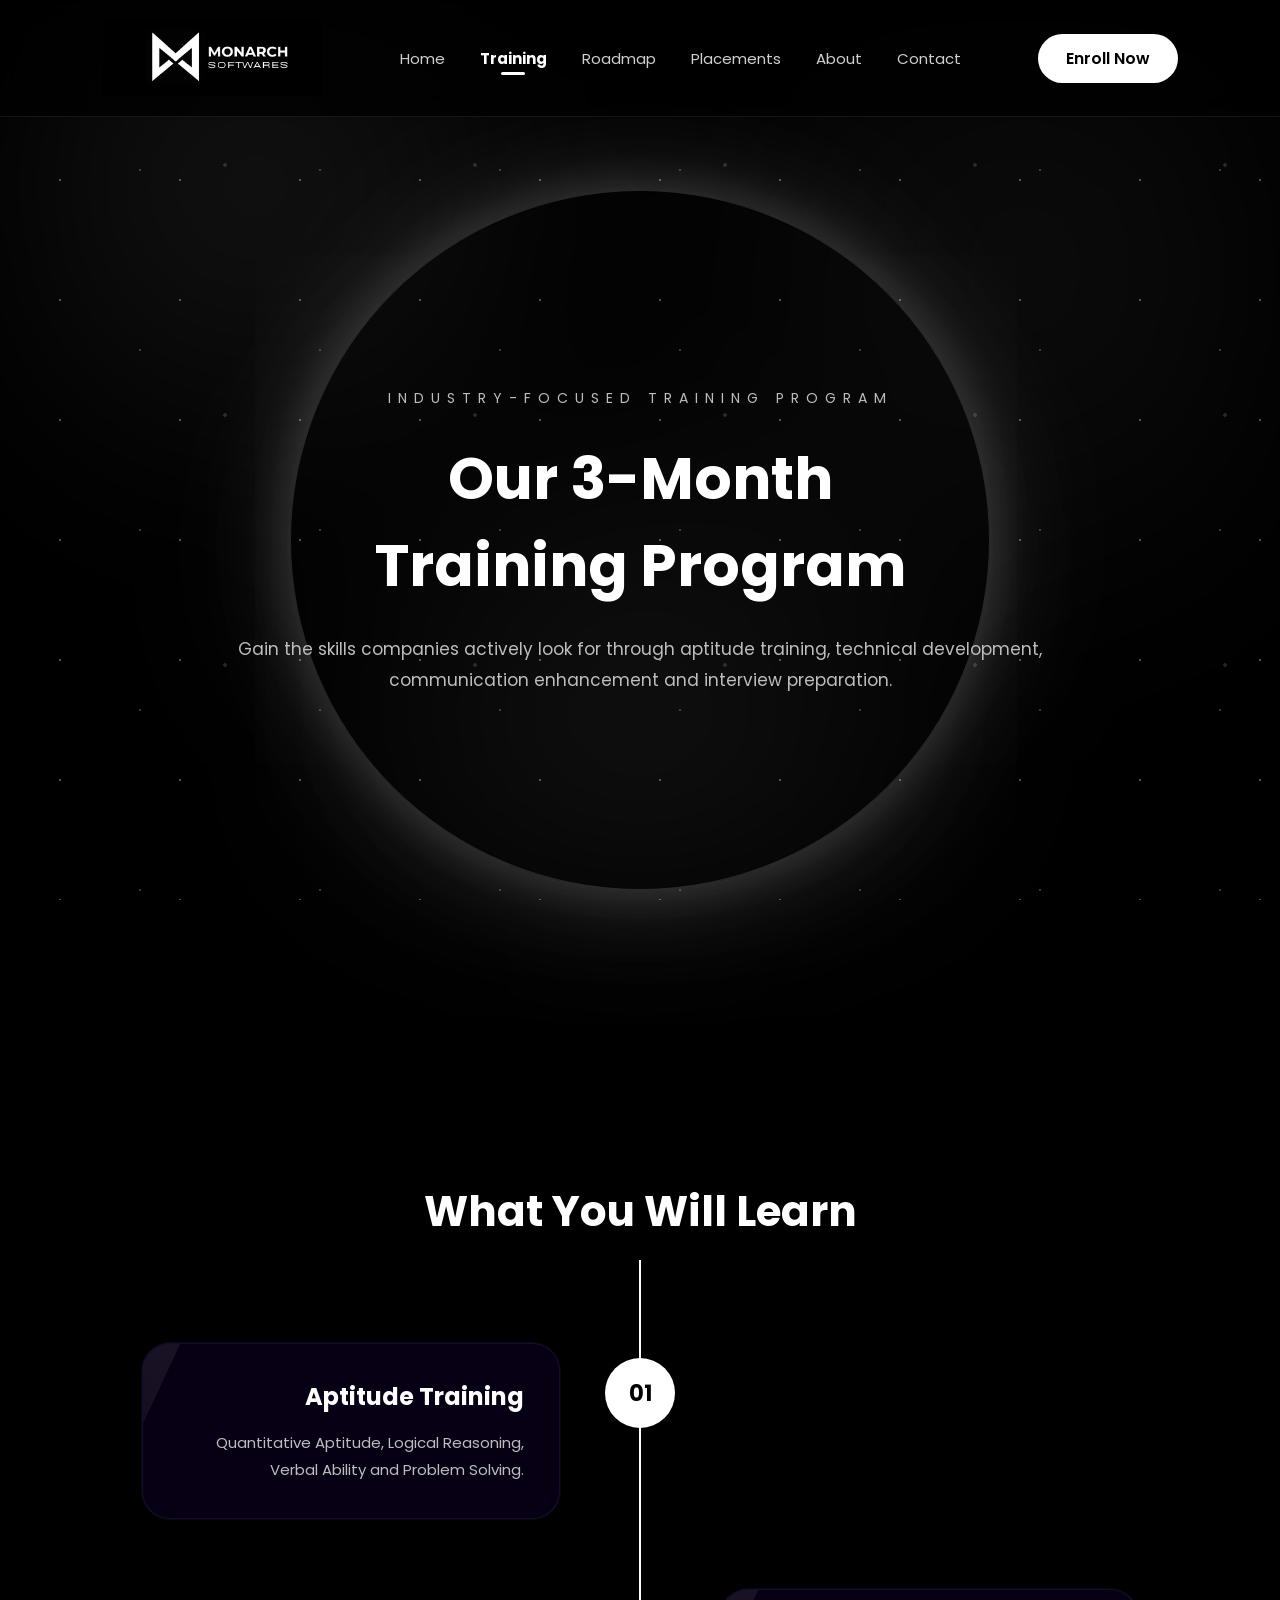
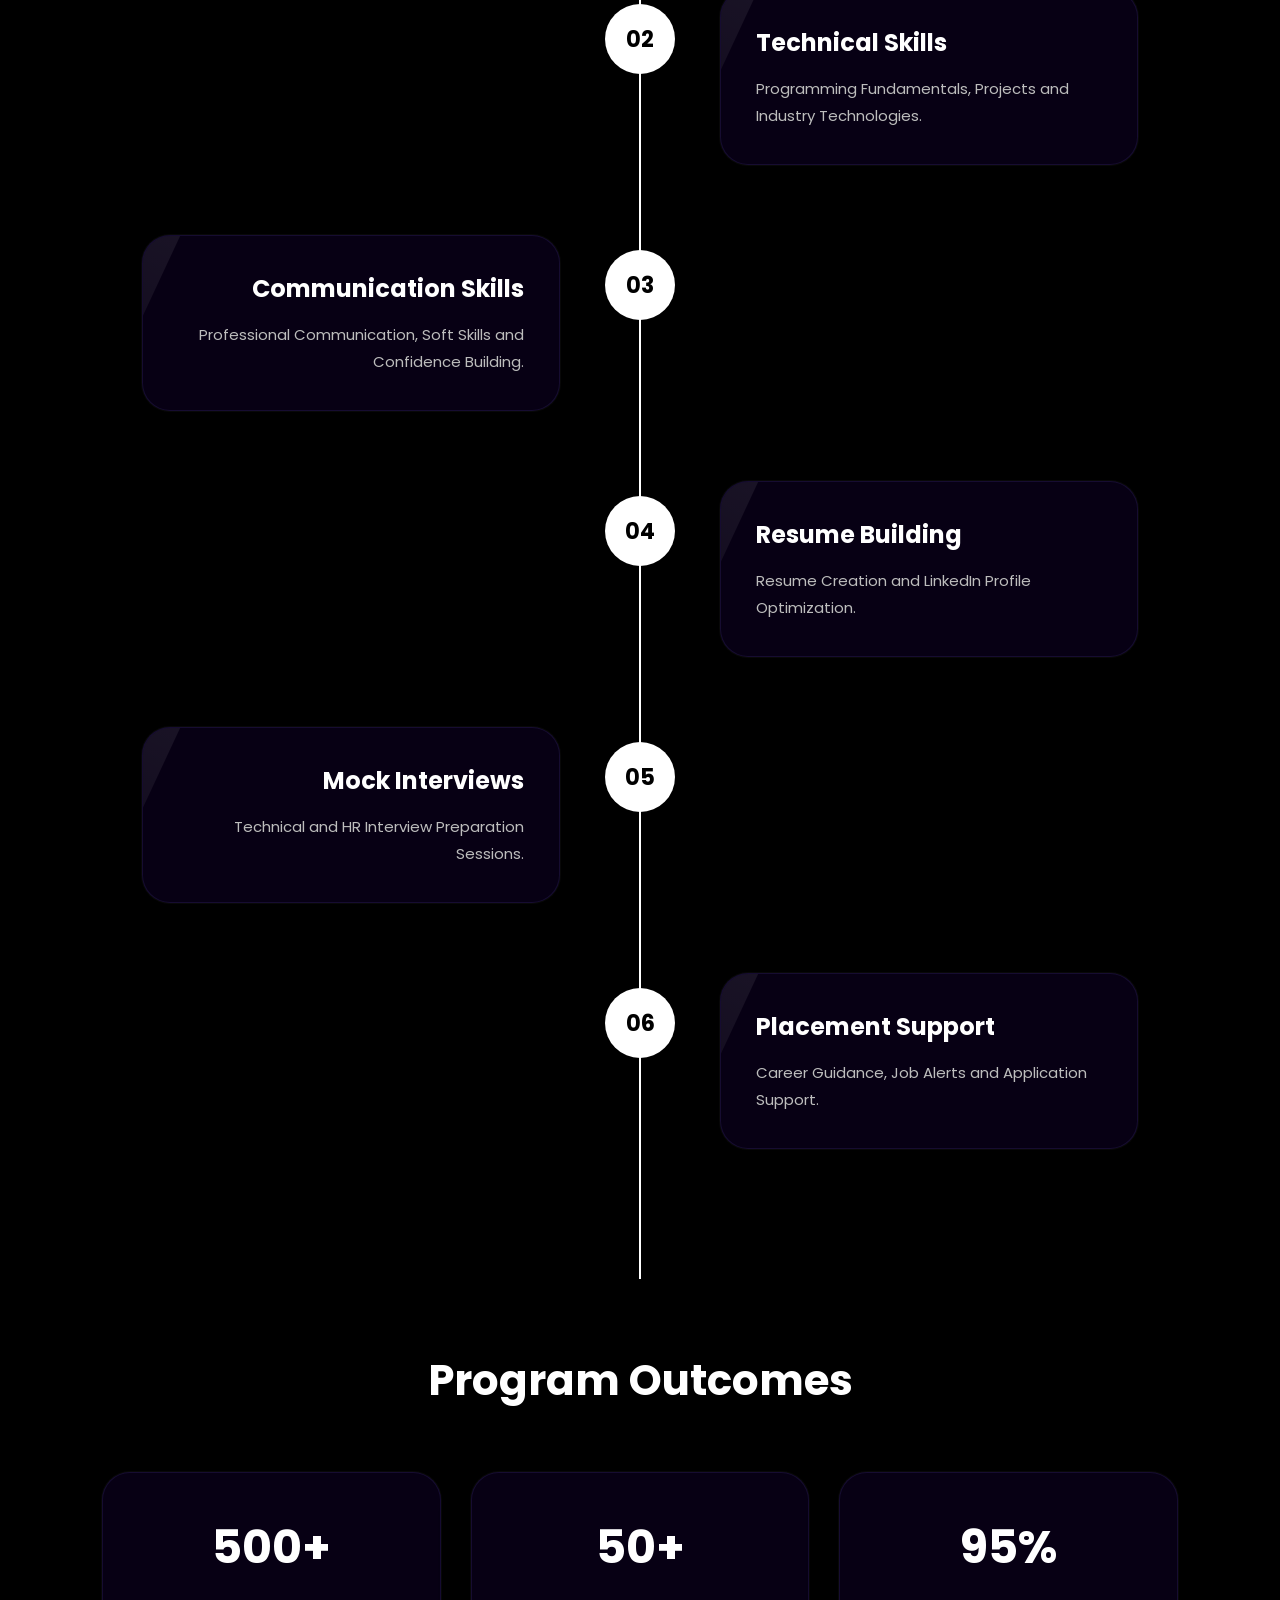
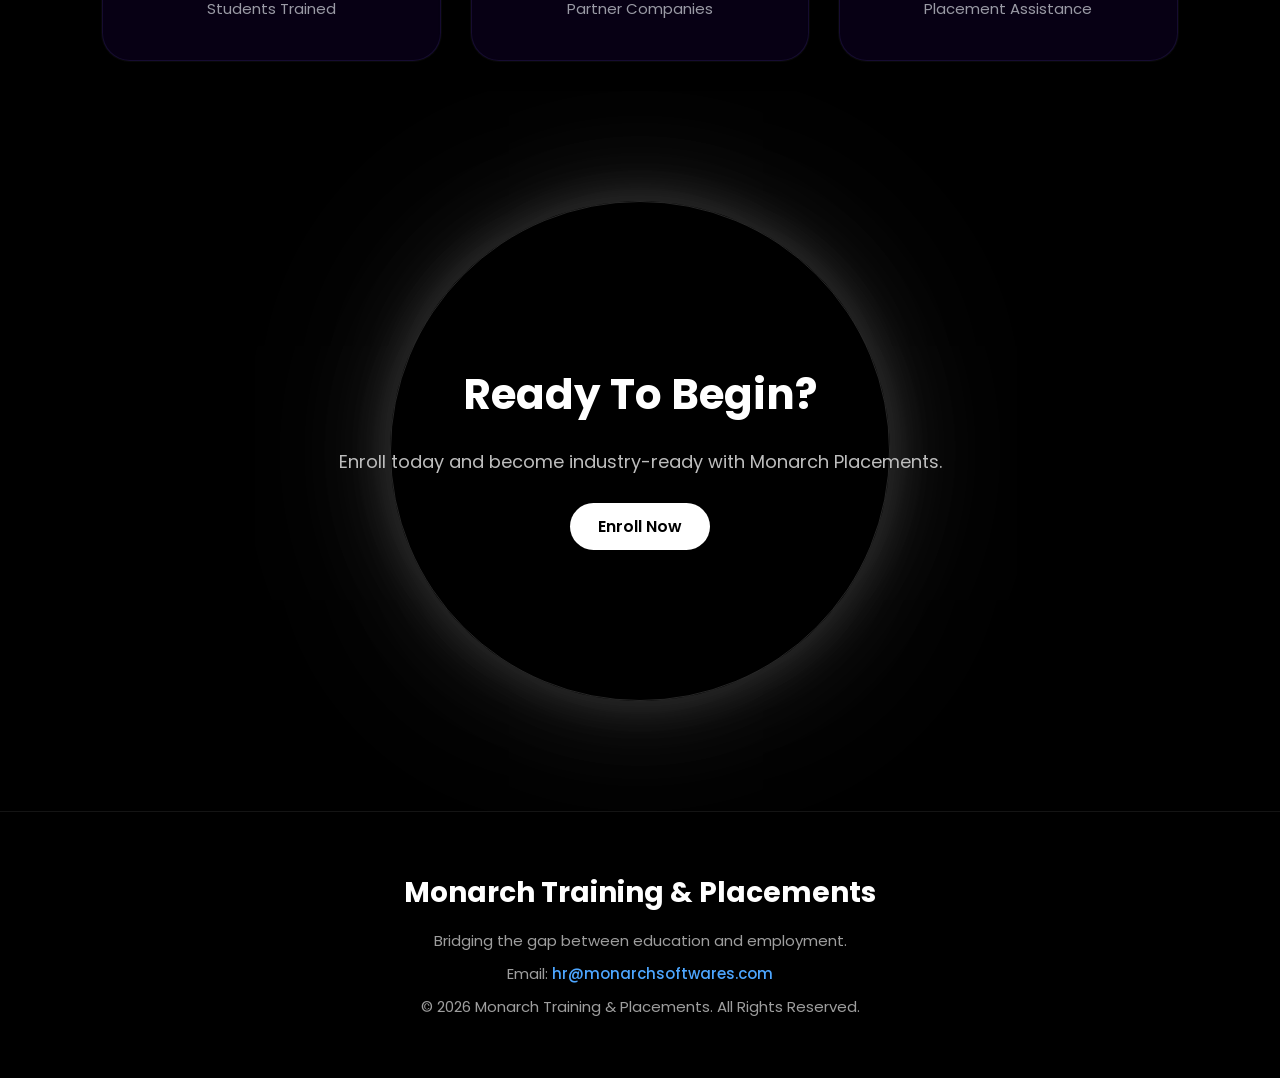
<file: training.html>
<!DOCTYPE html>
<html lang="en">

<head>
<meta charset="UTF-8">
<meta name="viewport" content="width=device-width, initial-scale=1.0">

<title>Training Program | Monarch Placements</title>

<link href="https://fonts.googleapis.com/css2?family=Poppins:wght@300;400;500;600;700;800&display=swap" rel="stylesheet">
<link rel="stylesheet" href="style.css">
</head>

<body>

<!-- NAVBAR -->

<nav class="navbar">

    <div class="logo">
        <img src="./images/logo.png" alt="Monarch Logo">
    </div>
    <ul class="nav-links">
        <li><a href="index.html">Home</a></li>
        <li><a href="training.html" class="active">Training</a></li>
        <li><a href="roadmap.html">Roadmap</a></li>
        <li><a href="placement-support.html">Placements</a></li>
        <li><a href="about.html">About</a></li>
        <li><a href="contact.html">Contact</a></li>
        <!-- Mobile only -->
        <li class="mobile-enroll">
            <a href="contact.html">Enroll Now</a>
        </li>
    </ul>

    <a href="contact.html" class="enroll-btn">
        Enroll Now
    </a>
    <div class="menu-toggle">
    ☰
</div>

</nav>

<!-- HERO -->

<section class="training-hero">

    <div class="glow-circle"></div>

    <div class="training-content">

        <span class="subtitle">
            INDUSTRY-FOCUSED TRAINING PROGRAM
        </span>

        <h1>
            Our 3-Month <br>
            Training Program
        </h1>

        <p>
            Gain the skills companies actively look for through
            aptitude training, technical development,
            communication enhancement and interview preparation.
        </p>

    </div>

</section>

<!-- LEARNING JOURNEY -->

<section class="zigzag-learning">

    <h2>What You Will Learn</h2>

    <div class="zigzag-item left">
        <div class="circle">01</div>
        <div class="content">
            <h3>Aptitude Training</h3>
            <p>
                Quantitative Aptitude,
                Logical Reasoning,
                Verbal Ability and Problem Solving.
            </p>
        </div>
    </div>

    <div class="zigzag-item right">
        <div class="circle">02</div>
        <div class="content">
            <h3>Technical Skills</h3>
            <p>
                Programming Fundamentals,
                Projects and Industry Technologies.
            </p>
        </div>
    </div>

    <div class="zigzag-item left">
        <div class="circle">03</div>
        <div class="content">
            <h3>Communication Skills</h3>
            <p>
                Professional Communication,
                Soft Skills and Confidence Building.
            </p>
        </div>
    </div>

    <div class="zigzag-item right">
        <div class="circle">04</div>
        <div class="content">
            <h3>Resume Building</h3>
            <p>
                Resume Creation and LinkedIn Profile Optimization.
            </p>
        </div>
    </div>

    <div class="zigzag-item left">
        <div class="circle">05</div>
        <div class="content">
            <h3>Mock Interviews</h3>
            <p>
                Technical and HR Interview Preparation Sessions.
            </p>
        </div>
    </div>

    <div class="zigzag-item right">
        <div class="circle">06</div>
        <div class="content">
            <h3>Placement Support</h3>
            <p>
                Career Guidance,
                Job Alerts and Application Support.
            </p>
        </div>
    </div>

</section>

<!-- OUTCOMES -->

<section class="placement-stats">

    <h2>Program Outcomes</h2>

    <div class="stats-grid">

        <div class="stat-card">
            <h2>500+</h2>
            <p>Students Trained</p>
        </div>

        <div class="stat-card">
            <h2>50+</h2>
            <p>Partner Companies</p>
        </div>

        <div class="stat-card">
            <h2>95%</h2>
            <p>Placement Assistance</p>
        </div>

    </div>

</section>


<!-- CTA -->

<section class="cta">

    <div class="cta-circle"></div>

    <div class="cta-content">

        <h2>Ready To Begin?</h2>

        <p>
            Enroll today and become
            industry-ready with Monarch Placements.
        </p>

        <a href="contact.html" class="enroll-btn">
            Enroll Now
        </a>

    </div>

</section>

<!-- FOOTER -->

<footer>

    <h3>
        Monarch Training & Placements
    </h3>

    <p>
        Bridging the gap between education and employment.
    </p>

    <p>
    Email:
    <a href="https://mail.google.com/mail/?view=cm&fs=1&to=hr@monarchsoftwares.com" target="_blank">
        hr@monarchsoftwares.com
    </a>
</p>

    <p>
        © 2026 Monarch Training & Placements.
        All Rights Reserved.
    </p>

</footer>
<script src="script.js"></script>
</body>
</html>
</file>
<file: style.css>
*{
margin:0;
padding:0;
box-sizing:border-box;
font-family:'Poppins',sans-serif;
scroll-behavior:smooth;
}

body{
background:#000;
color:#fff;
overflow-x:hidden;
}

/* NAVBAR */

.navbar{
position:fixed;
top:0;
left:0;
width:100%;
padding:20px 8%;
display:flex;
justify-content:space-between;
align-items:center;
background:rgba(0,0,0,0.75);
backdrop-filter:blur(15px);
z-index:1000;
border-bottom:1px solid rgba(255,255,255,0.08);
}

.logo{
font-size:30px;
font-weight:800;
letter-spacing:2px;
}

.nav-links{
display:flex;
list-style:none;
gap:35px;
}

.nav-links a{
text-decoration:none;
color:#cfcfcf;
font-size:15px;
transition:.3s;
}

.nav-links a:hover{
color:#fff;
}

.enroll-btn{
padding:12px 28px;
background:#fff;
color:#000;
text-decoration:none;
border-radius:50px;
font-weight:600;
transition:.3s;
}

.enroll-btn:hover{
transform:translateY(-3px);
}
.logo{
    display:flex;
    align-items:center;
    gap:15px;
}

.logo img{
    width:220px;
    height:auto;
}

.logo-text h3{
    font-size:24px;
}

/* HERO */

.hero{
min-height:120vh;
display:flex;
justify-content:center;
align-items:center;
text-align:center;
position:relative;
overflow:hidden;
padding:0 20px;
}

.glow-circle{
position:absolute;
width:700px;
height:700px;
border-radius:50%;
border:1px solid rgba(255,255,255,.15);

box-shadow:
0 0 50px rgba(255,255,255,.15),
0 0 120px rgba(255,255,255,.12),
0 0 220px rgba(255,255,255,.08);

animation:pulse 6s infinite ease-in-out;
}

@keyframes pulse{

0%{
transform:scale(1);
}

50%{
transform:scale(1.08);
}

100%{
transform:scale(1);
}

}

.hero-content{
max-width:950px;
position:relative;
z-index:2;
}

.subtitle{
font-size:14px;
letter-spacing:7px;
color:#bdbdbd;
}

.hero-content h1{
font-size:82px;
font-weight:800;
line-height:1.1;
margin-top:20px;
margin-bottom:25px;
}

.hero-content p{
font-size:20px;
line-height:1.9;
color:#9e9e9e;
max-width:800px;
margin:auto;
}

.hero-buttons{
margin-top:40px;
display:flex;
justify-content:center;
gap:20px;
}

.primary-btn{
padding:18px 40px;
background:#fff;
color:#000;
text-decoration:none;
border-radius:50px;
font-weight:600;
transition:.3s;
}

.primary-btn:hover{
transform:translateY(-4px);
}

.secondary-btn{
padding:18px 40px;
border:1px solid rgba(255,255,255,.15);
text-decoration:none;
border-radius:50px;
color:#fff;
transition:.3s;
}

.secondary-btn:hover{
background:#fff;
color:#000;
}

/* STATS */

.stats{
padding:100px 8%;
display:grid;
grid-template-columns:repeat(auto-fit,minmax(250px,1fr));
gap:25px;
}

.stat-card{
background:rgba(255,255,255,.04);
border:1px solid rgba(255,255,255,.08);
padding:40px;
border-radius:20px;
text-align:center;
transition:.4s;
}

.stat-card:hover{
transform:translateY(-8px);
background:rgba(255,255,255,.06);
}

.stat-card h2{
font-size:48px;
margin-bottom:10px;
}

.stat-card p{
color:#bdbdbd;
}

/* ===========================
   COMPANIES
=========================== */

.companies{
    padding:120px 8%;
    text-align:center;
}

.companies-heading{
    position: relative;
    top: -40px;
}

.companies h2{
    font-size:55px;
    margin-bottom:50px;
}

.logo-slider{
    width:100%;
    overflow:hidden;
    position:relative;
    margin-top:40px;
}

.logo-track{
    display:flex;
    align-items:center;
    gap:80px;

    width:max-content;

    animation:scrollCompanies 20s linear infinite;
}

.logo-track span{
    font-size:28px;
    font-weight:600;
    color:#a8a8a8;
    white-space:nowrap;

    transition:.3s;
}

.logo-track span{
    filter:
    drop-shadow(0 0 5px rgba(255,255,255,.3))
    drop-shadow(0 0 10px rgba(255,255,255,.2));
}

@keyframes scrollCompanies{

    from{
        transform:translateX(0);
    }

    to{
        transform:translateX(-50%);
    }

}

.logo-slider span{
    font-size:24px;
    font-weight:600;
    color:#a8a8a8;

    transition:.3s;
}

.logo-slider span:hover{
    color:#fff;
    transform:translateY(-5px);
}

/* ==========================
   WHY CHOOSE MONARCH
========================== */

.why-monarch{

    width:100%;

    max-width:1400px;

    margin:80px auto;

    padding:0 8%;

    text-align:center;
}

.why-monarch h2{

    color:#fff;

    font-size:clamp(3rem, 6vw, 5rem);

    font-weight:700;

    line-height:1.1;

    margin-bottom:30px;
}

.why-monarch p{

    color:#bdbdbd;

    font-size:1.15rem;

    line-height:2;

    max-width:1200px;

    margin:0 auto;
}

/* ==========================
   TABLET
========================== */

@media(max-width:992px){

    .why-monarch{

        padding:0 6%;
    }

    .why-monarch p{

        max-width:900px;

        font-size:1.05rem;
    }
}

/* ==========================
   MOBILE
========================== */

@media(max-width:768px){

    .why-monarch{

        margin:60px auto;

        padding:0 5%;
    }

    .why-monarch h2{

        font-size:2.5rem;

        margin-bottom:20px;
    }

    .why-monarch p{

        font-size:1rem;

        line-height:1.8;
    }
}

/* ==========================
   TRAINING MODULES
========================== */

.training-modules{

    max-width:1300px;
    margin:100px auto;
    padding:0 5%;
}

.training-modules h2{

    text-align:center;
    color:#fff;
    font-size:4rem;
    margin-bottom:60px;
}

.modules-grid{

    display:grid;
    grid-template-columns:repeat(3,1fr);
    gap:25px;
}

.module-box{

    background:rgba(10,10,20,.6);

    border:1px solid rgba(255,255,255,.08);

    border-radius:20px;

    padding:30px;

    transition:.3s ease;
}

.module-box h3{

    color:#fff;

    margin-bottom:12px;

    font-size:1.4rem;
}

.module-box p{

    color:#bdbdbd;

    line-height:1.8;
}

.module-box:hover{

    transform:translateY(-8px);

    border-color:#7B61FF;

    box-shadow:
    0 0 10px rgba(123,97,255,.25),
    0 0 30px rgba(123,97,255,.15);
}

@media(max-width:900px){

    .modules-grid{

        grid-template-columns:1fr;
    }

    .training-modules h2{

        font-size:2.8rem;
    }
}


/* CTA */

.cta{
height:80vh;
display:flex;
justify-content:center;
align-items:center;
text-align:center;
position:relative;
overflow:hidden;
}

.cta-circle{
position:absolute;
width:500px;
height:500px;
border-radius:50%;
border:1px solid rgba(255,255,255,.15);

box-shadow:
0 0 50px rgba(255,255,255,.15),
0 0 120px rgba(255,255,255,.10),
0 0 200px rgba(255,255,255,.08);
}

.cta-content{
position:relative;
z-index:2;
max-width:700px;
}

.cta-content h2{
font-size:60px;
margin-bottom:20px;
}

.cta-content p{
font-size:18px;
color:#bdbdbd;
line-height:1.8;
margin-bottom:35px;
}

.cta-btn{
padding:18px 40px;
background:#fff;
color:#000;
text-decoration:none;
border-radius:50px;
font-weight:600;
}

/* FOOTER */

footer{
padding:60px 20px;
text-align:center;
border-top:1px solid rgba(255,255,255,.08);
}

footer h3{
font-size:28px;
margin-bottom:15px;
}

footer p{
color:#9e9e9e;
margin-top:10px;
}

/* MOBILE */

@media(max-width:992px){

.nav-links{
display:none;
}

.hero-content h1{
font-size:55px;
}

.why-monarch h2,
.program h2,
.placement-support h2{
font-size:40px;
}

.cta-content h2{
font-size:40px;
}

.glow-circle{
width:500px;
height:500px;
}
}

@media(max-width:768px){

.hero-content h1{
font-size:42px;
}

.hero-content p{
font-size:16px;
}

.hero-buttons{
flex-direction:column;
align-items:center;
}

.glow-circle{
width:350px;
height:350px;
}

.cta-circle{
width:300px;
height:300px;
}
}
.training-hero{

min-height:120vh;

display:flex;
justify-content:center;
align-items:center;

text-align:center;

padding:120px 20px;

position:relative;
overflow:hidden;
}

.training-content{

max-width:900px;

position:relative;
z-index:2;
}

.training-content h1{

font-size:80px;

margin:25px 0;
}

.training-content p{

font-size:20px;

line-height:1.8;

color:#bdbdbd;
}

.training-features{

padding:120px 8%;
text-align:center;
}
.training-features h2{
    position: relative;
    top: -50px;

}
/* ROADMAP PAGE */

.roadmap-hero{

min-height:120vh;

display:flex;

justify-content:center;

align-items:center;

text-align:center;

padding:120px 20px;

position:relative;
}

.roadmap-content{

max-width:900px;

z-index:2;
}

.roadmap-content h1{

font-size:80px;

margin:20px 0;
}

.roadmap-content p{

font-size:20px;

line-height:1.8;

color:#bdbdbd;
}



/* TIMELINE */

.timeline-section{
    padding:60px 8% 120px;
    text-align:center;
}
.timeline-section h2{
    position: relative;
    top: -60px;
}


.timeline{

max-width:900px;

margin:auto;

position:relative;
}

.timeline::before{

content:"";

position:absolute;

left:50%;

top:0;

width:2px;

height:100%;

background:rgba(255,255,255,.15);

transform:translateX(-50%);
}

.timeline-item{
    display:flex;
    align-items:center;
    margin-bottom:80px;
    position:relative;
}
.timeline-item:nth-child(odd){
    justify-content:flex-start;
}

.timeline-item:nth-child(even){
    justify-content:flex-end;
}

.timeline-item:nth-child(odd) .timeline-card{
    margin-left:50px;
    margin-right:0;
}

.timeline-item:nth-child(even) .timeline-card{
    margin-right:50px;
    margin-left:0;
}

.timeline-dot{
    width:60px;
    height:60px;

    background:#fff;
    color:#000;

    border-radius:50%;

    display:flex;
    justify-content:center;
    align-items:center;

    font-size:24px;
    font-weight:700;

    position:absolute;
    left:50%;
    transform:translateX(-50%);

    z-index:2;
}
.timeline-card{

    width:400px;

    padding:35px;

    margin-left:40px;

    background:#070111;

    border:1px solid #1A1230;

    border-radius:20px;

    text-align:left;

    transition:.4s;

    backdrop-filter:blur(15px);
}

.timeline-card:hover{

    transform:translateY(-10px);

    border-color:#35265f;

    box-shadow:
    0 0 15px rgba(72,52,130,.20);
}
.timeline-card h3{

font-size:32px;

margin-bottom:10px;
}

.timeline-card h4{

margin-bottom:20px;
}

.timeline-card ul{

padding-left:20px;
}

.timeline-card li{

margin-bottom:12px;

color:#bdbdbd;
}



/* MOBILE */

@media(max-width:768px){

.timeline::before{

left:35px;
}

.timeline-item{

justify-content:flex-start;
}

.timeline-card{

width:100%;

margin-left:20px;
}

.roadmap-content h1{

font-size:45px;
}

}
/* PLACEMENT PAGE */

.placement-hero{

min-height:120vh;

display:flex;

justify-content:center;

align-items:center;

text-align:center;

padding:120px 20px;

position:relative;

overflow:hidden;
}

.placement-content{

max-width:900px;

position:relative;

z-index:2;
}

.placement-content h1{

font-size:80px;

margin:20px 0;
}

.placement-content p{

font-size:20px;

color:#bdbdbd;

line-height:1.8;
}

/* PLACEMENT JOURNEY */


.placement-journey{
    padding:100px 8%;
}

.section-heading{
    text-align:center;
    margin-bottom:80px;
}

.section-heading span{
    color:#7c3aed;
    font-size:.9rem;
    letter-spacing:3px;
}

.section-heading h2{
    color:#fff;
    font-size:3rem;
    margin-top:10px;
}

.journey-item{
    display:flex;
    align-items:flex-start;
    gap:25px;
    max-width:650px;
    margin-bottom:50px;
}

.journey-item.right{
    margin-left:auto;
    flex-direction:row-reverse;
    text-align:right;
}

.step-circle{
    min-width:70px;
    width:70px;
    height:70px;

    border-radius:50%;

    background:#ffffff;
    border:1px solid rgba(123,44,255,.15);

    color:#000000;

    display:flex;
    align-items:center;
    justify-content:center;

    font-size:1.3rem;
    font-weight:700;

    box-shadow:0 0 25px rgba(124,58,237,.35);
}

.journey-content h3{
    color:#fff;
    font-size:2.3rem;
    margin-bottom:15px;
    position:relative;
}

.journey-content h3::after{
    content:'';
    display:block;

    width:70px;
    height:3px;

    background:#7c3aed;

    margin-top:12px;
}

.journey-item.right .journey-content h3::after{
    margin-left:auto;
}

.journey-content p{
    color:#b8c1d1;
    line-height:2;
    font-size:1.05rem;
}

@media(max-width:768px){

    .journey-item,
    .journey-item.right{
        margin-left:0;
        text-align:left;
        flex-direction:row;
    }

    .journey-item.right .journey-content h3::after{
        margin-left:0;
    }

    .section-heading h2{
        font-size:2rem;
    }

    .journey-content h3{
        font-size:1.7rem;
    }

    .step-circle{
        width:55px;
        height:55px;
        min-width:55px;
    }
}

.process-card{

padding:40px;

background:rgba(255,255,255,.04);

backdrop-filter:blur(15px);

border:1px solid rgba(255,255,255,.08);

border-radius:20px;

transition:.4s;
}

.process-card:hover{

transform:translateY(-10px);
}

.process-card h3{

font-size:50px;

margin-bottom:15px;
}

.process-card h4{

margin-bottom:15px;
}

.process-card p{

color:#bdbdbd;

line-height:1.8;
}
.placement-process{

padding:120px 8%;

text-align:center;
}
.placement-process h2{
    position: relative;
    top: -20px;
}
.process-grid{
    display:grid;

    grid-template-columns:
    repeat(3, minmax(380px,1fr));

    gap:30px;

    width:100%;
}
.process-card{
    width:100%;
}

.process-card{
    padding:40px;

    background:#070111;

    border:1px solid #1A1230;

    border-radius:20px;

    transition:.4s;

    backdrop-filter:blur(20px);
}

.process-card:hover{
    transform:translateY(-10px);

    border-color:#35265f;

    box-shadow:
    0 0 15px rgba(72,52,130,.20),
    0 0 30px rgba(72,52,130,.10);
}

.process-card h3{

font-size:50px;

margin-bottom:15px;
}

.process-card h4{

margin-bottom:15px;
}

.process-card p{

color:#bdbdbd;

line-height:1.8;
}

/* ===========================
   PLACEMENT STATS
=========================== */

.placement-stats{
    padding: 30px 8%;
    text-align:center;
}

.impact-heading{
    position: relative;
    top: -80px;
}

.placement-stats h2{
    font-size:55px;
    margin-bottom:60px;
    text-align:center;
}

.stats-grid{
    max-width:1400px;
    margin:0 auto;

    display:grid;
    grid-template-columns:repeat(auto-fit,minmax(320px,1fr));

    gap:30px;
}

.stat-card{
    background:rgba(255,255,255,.04);

    border:1px solid rgba(255,255,255,.08);

    border-radius:25px;

    padding:60px 30px;

    text-align:center;

    transition:.4s;
}

.stat-card:hover{
    transform:translateY(-10px);
}

.stat-card h2{
    font-size:60px;
    margin-bottom:15px;
}

.stat-card p{
    color:#bdbdbd;
}
/* ABOUT PAGE */

.about-hero{
min-height:120vh;
display:flex;
justify-content:center;
align-items:center;
text-align:center;
position:relative;
overflow:hidden;
padding:120px 20px;
}

.about-circle{
position:absolute;
width:700px;
height:700px;
border-radius:50%;
border:2px solid rgba(255,255,255,.1);

box-shadow:
0 0 50px rgba(255,255,255,.15),
0 0 120px rgba(255,255,255,.08);
}

.about-content{
max-width:900px;
z-index:2;
}

.about-content span{
letter-spacing:8px;
color:#999;
font-size:14px;
}

.about-content h1{
font-size:75px;
margin:20px 0;
line-height:1.2;
}

.about-content p{
font-size:20px;
line-height:1.8;
color:#bdbdbd;
}

.about-intro{

    max-width:900px;

    margin:120px auto;

    text-align:center;

    padding:0 5%;
}

.about-intro span{

    color:#60a5fa;

    letter-spacing:3px;

    font-weight:600;
}

.about-intro h2{

    font-size:4rem;

    margin:20px 0;

    color:#fff;
}

.about-intro p{

    color:#bdbdbd;

    line-height:2;
}

/* ================= */

.about-showcase{

    max-width:1400px;

    margin:120px auto;

    padding:0 5%;

    display:grid;

    grid-template-columns:1fr 1fr;

    gap:80px;

    align-items:center;
}

.reverse{

    direction:rtl;
}

.reverse > *{

    direction:ltr;
}

.showcase-text span{

    color:#60a5fa;

    font-weight:600;

    letter-spacing:2px;
}

.showcase-text h2{

    font-size:4rem;

    margin:15px 0;

    color:#fff;
}

.showcase-text p{

    color:#bdbdbd;

    line-height:2;

    font-size:18px;
}

.showcase-image img{

    width:100%;

    height:500px;

    object-fit:cover;

    border-radius:35px;

    transition:.4s;
}

.showcase-image img:hover{

    transform:scale(1.03);

}


/* ================= */

.mission-quote{

    text-align:center;

    padding:150px 5%;
}

.mission-quote h2{

    font-size:5rem;

    line-height:1.2;

    background:linear-gradient(
        90deg,
        #fff,
        #9ca3af
    );

    background-clip:text;
    -webkit-background-clip:text;

    -webkit-text-fill-color:transparent;
}
/* ==========================
   MISSION & VISION
========================== */

.mission-vision-section{

    max-width:1200px;
    margin:120px auto;
    padding:0 5%;

    display:grid;
    grid-template-columns:1fr 1fr;
    gap:80px;

    align-items:start;
}

.mission-side,
.vision-side{

    position:relative;
    padding-left:35px;
}

.mission-side::before,
.vision-side::before{

    content:'';

    position:absolute;

    left:0;
    top:0;

    width:4px;
    height:100%;

    border-radius:10px;
}

.mission-side::before{
    background:#2563eb;
}

.vision-side::before{
    background:#7c3aed;
}

.mission-side span,
.vision-side span{

    display:block;

    color:#60a5fa;

    font-size:14px;
    font-weight:600;

    letter-spacing:2px;

    margin-bottom:20px;
}

.mission-side h2,
.vision-side h2{

    color:#fff;

    font-size:3rem;

    line-height:1.15;

    min-height:220px;

    margin-bottom:25px;
}

.mission-side p,
.vision-side p{

    color:#bdbdbd;

    line-height:1.9;

    margin:0;
}

/* MOBILE */

@media(max-width:900px){

    .mission-vision-section{

        grid-template-columns:1fr;
        gap:60px;
    }

    .mission-side h2,
    .vision-side h2{

        min-height:auto;
        font-size:2.2rem;
    }
}
.about-cta{
min-height:70vh;
display:flex;
justify-content:center;
align-items:center;
text-align:center;
position:relative;
overflow:hidden;
}

.active{
color:#fff !important;
font-weight:600;
}

@media(max-width:768px){

.about-content h1{
font-size:45px;
}

.about-circle{
width:350px;
height:350px;
}
}
/* ==========================
   CONTACT PAGE
========================== */

.contact-hero{
    min-height:120vh;
    display:flex;
    justify-content:center;
    align-items:center;
    text-align:center;
    position:relative;
    overflow:hidden;
    padding:120px 20px;
}

.contact-circle{
    position:absolute;
    width:700px;
    height:700px;
    border-radius:50%;

    border:2px solid rgba(255,255,255,0.1);

    box-shadow:
    0 0 50px rgba(255,255,255,0.15),
    0 0 120px rgba(255,255,255,0.08),
    0 0 180px rgba(255,255,255,0.05);

    animation:floatContact 6s ease-in-out infinite;
}

@keyframes floatContact{

    0%{
        transform:translateY(0);
    }

    50%{
        transform:translateY(-15px);
    }

    100%{
        transform:translateY(0);
    }

}

.contact-content{
    max-width:900px;
    position:relative;
    z-index:2;
}

.contact-content span{
    letter-spacing:8px;
    color:#999;
    font-size:14px;
}

.contact-content h1{
    font-size:80px;
    font-weight:800;
    margin:20px 0;
}

.contact-content p{
    font-size:20px;
    line-height:1.8;
    color:#bdbdbd;
}

/* CONTACT SECTION */

.contact-section{
    padding:80px 8%;
}

.contact-wrapper{
    display:grid;
    grid-template-columns:1fr 1fr;
    gap:40px;
    align-items:start;
}


/* ==========================
   SEND MESSAGE SECTION
========================== */

.contact-form-section{
    padding:40px 8% 100px;
}

.contact-form{

    max-width:900px;

    margin:0 auto;

    background:#070111;

    border:1px solid #1A1230;

    border-radius:30px;

    padding:60px;

    backdrop-filter:blur(20px);

    transition:.4s;
}

.contact-form:hover{

    border-color:#7B61FF;

    box-shadow:
    0 0 20px rgba(123,97,255,.15),
    0 0 40px rgba(123,97,255,.08);
}

.contact-form h2{

    text-align:center;

    font-size:42px;

    margin-bottom:40px;
}

/* ==========================
   FORM
========================== */

.form-group{
    margin-bottom:20px;
}

.form-group input,
.form-group textarea,
.form-group select{

    width:100%;

    background:#0B0518;

    color:#fff;

    border:1px solid #a0a0a0;

    border-radius:14px;

    padding:18px 20px;
}

.form-group input:focus,
.form-group textarea:focus,
.form-group select:focus{

    border-color:#7B61FF;
}

.form-group textarea{

    height:220px;

    resize:none;
}

.submit-btn{

    width:100%;

    padding:18px;

    font-size:18px;

    font-weight:700;

    border:none;

    border-radius:50px;

    background:#ffffff;

    color:#000;

    cursor:pointer;

    transition:.3s;
}

.submit-btn:hover{

    transform:translateY(-3px);

    box-shadow:
    0 0 20px rgba(123,97,255,.25);
}

/* ==========================
   CONTACT + MAP
========================== */

.contact-info-map{

    padding:0 8% 120px;

    display:grid;

    grid-template-columns:1fr 1fr;

    gap:40px;
}

.contact-info,
.map-box{

    height:500px;

    background:#070111;

    border:1px solid #1A1230;

    border-radius:25px;

    overflow:hidden;

    transition:.4s;
}

.contact-info:hover,
.map-box:hover{

    border-color:#7B61FF;

    box-shadow:
    0 0 20px rgba(255,215,0,.12);
}

.contact-info{

    padding:40px;
}

.contact-info h2{

    font-size:40px;

    margin-bottom:25px;
}

.contact-info p{

    font-size:20px;

    line-height:2;

    color:#bdbdbd;
}

.contact-details{

    margin-top:35px;
}

.contact-details div{

    font-size:20px;

    margin-bottom:25px;
}

/* MAP */

.map-box iframe{

    width:100%;

    height:100%;

    border:none;
}

/* ==========================
   MOBILE
========================== */

@media(max-width:992px){

    .contact-info-map{
        grid-template-columns:1fr;
    }

    .contact-info,
    .map-box{
        height:auto;
        min-height:450px;
    }

    .contact-form{
        padding:35px;
    }

    .contact-form h2{
        font-size:34px;
    }
}

@media(max-width:768px){

    .contact-form h2{
        font-size:30px;
    }

    .form-group input,
    .form-group textarea,
    .form-group select{

        font-size:16px;
    }

    .contact-info h2{
        font-size:32px;
    }

    .contact-info p,
    .contact-details div{
        font-size:17px;
    }
}


.feature-card,
.program-card,
.support-card,
.stat-card{

    background:#070111;

    border:1px solid #1A1230;

    border-radius:28px;

    padding:40px;

    position:relative;

    overflow:hidden;

    transition:all .4s ease;

    backdrop-filter:blur(20px);
}
.whatsapp-btn{

    position:fixed;

    right:25px;
    bottom:25px;

    width:60px;
    height:60px;

    border-radius:50%;

    background:#25D366;

    display:flex;
    align-items:center;
    justify-content:center;

    font-size:32px;

    color:white;
    text-decoration:none;

    z-index:9999;

    box-shadow:
    0 0 15px rgba(37,211,102,.5),
    0 0 30px rgba(37,211,102,.3);

    transition:.3s ease;
}

.whatsapp-btn:hover{

    transform:scale(1.1);

    box-shadow:
    0 0 20px rgba(37,211,102,.8),
    0 0 40px rgba(37,211,102,.5);
}
.feature-card h3,
.feature-card h4,
.program-card h3,
.program-card h4,
.support-card h3,
.stat-card h2{

    color:#FFFFFF;
}

.feature-card p,
.program-card p,
.support-card p,
.stat-card p{

    color:#9A9AA5;
}
.feature-card:hover,
.program-card:hover,
.support-card:hover,
.stat-card:hover{

    border-color:#35265f;

    box-shadow:
    0 0 20px rgba(72,52,130,.25),
    0 0 40px rgba(72,52,130,.12);

    transform:translateY(-8px);
}
.feature-card::before,
.program-card::before,
.support-card::before,
.stat-card::before{

    content:"";

    position:absolute;

    width:280px;
    height:280px;

    left:var(--x);
    top:var(--y);

    transform:translate(-50%,-50%);

    background:radial-gradient(
    250px circle at var(--x) var(--y),
    rgba(123,97,255,.25),
    rgba(0,191,255,.10) 35%,
    transparent 70%
);
    opacity:0;

    transition:opacity .3s;

    pointer-events:none;
}

.feature-card:hover::before,
.program-card:hover::before,
.support-card:hover::before,
.stat-card:hover::before{
    opacity:1;
}
.admission-banner{

    position:relative;

    margin:50px auto 0;

    max-width:550px;

    background:#070111;

    border:1px solid #1A1230;

    border-radius:28px;

    padding:35px;

    text-align:center;

    overflow:hidden;

    backdrop-filter:blur(20px);

    animation:floatCard 4s ease-in-out infinite;

    box-shadow:
    0 0 20px rgba(72,52,130,.20),
    0 0 40px rgba(72,52,130,.08);
}

.banner-glow{

    position:absolute;

    width:250px;
    height:250px;

    background:#2A2440;

    border-radius:50%;

    top:-100px;
    right:-100px;

    filter:blur(80px);

    opacity:.5;
}

.banner-badge{

    display:inline-block;

    padding:10px 18px;

    border-radius:50px;

    background:#2A2440;

    color:#fff;

    font-size:13px;

    letter-spacing:1px;

    animation:pulseBadge 2s infinite;
}

.admission-banner h3{

    margin-top:20px;

    color:#fff;

    font-size:32px;

    font-weight:700;
}

.admission-banner p{

    margin-top:15px;

    color:#9A9AA5;

    line-height:1.8;
}

.highlight{

    color:#fff;

    font-weight:700;
}

.live-indicator{

    margin-top:20px;

    display:flex;

    justify-content:center;

    align-items:center;

    gap:10px;

    color:#fff;

    font-size:14px;
}

.live-indicator span{

    width:10px;
    height:10px;

    border-radius:50%;

    background:#00ff66;

    animation:blink 1s infinite;
}

.banner-btn{

    display:inline-block;

    margin-top:25px;

    padding:16px 32px;

    background:#fff;

    color:#000;

    text-decoration:none;

    border-radius:50px;

    font-weight:700;

    transition:.3s;
}

.banner-btn:hover{

    transform:translateY(-5px) scale(1.05);

    box-shadow:
    0 0 20px rgba(255,255,255,.20);
}

@keyframes floatCard{

    0%,100%{
        transform:translateY(0);
    }

    50%{
        transform:translateY(-8px);
    }
}

@keyframes pulseBadge{

    0%,100%{
        transform:scale(1);
    }

    50%{
        transform:scale(1.08);
    }
}

@keyframes blink{

    0%,100%{
        opacity:1;
    }

    50%{
        opacity:.3;
    }
}/* ===== PREMIUM GLASS CARDS FOR ENTIRE WEBSITE ===== */

.feature-card,
.program-card,
.support-card,
.process-card,
.timeline-card,
.about-card,
.mv-card,
.value-card,
.contact-info,
.contact-form,
.stat-card{

    position:relative;
    overflow:hidden;

    background:linear-gradient(
        145deg,
        rgba(15,8,35,.95),
        rgba(5,2,15,.95)
    );

    border:1px solid rgba(255,255,255,.05);

    border-radius:28px;

    backdrop-filter:blur(20px);

    transition:all .5s ease;

    box-shadow:
    0 20px 40px rgba(0,0,0,.35);
}

/* GLASS REFLECTION */

.feature-card::before,
.program-card::before,
.support-card::before,
.process-card::before,
.timeline-card::before,
.about-card::before,
.mv-card::before,
.value-card::before,
.contact-info::before,
.contact-form::before,
.stat-card::before{

    content:"";

    position:absolute;

    top:-120%;

    left:-60%;

    width:60%;

    height:300%;

    background:linear-gradient(
        rgba(255,255,255,.10),
        transparent
    );

    transform:rotate(25deg);

    transition:.8s ease;
}

/* HOVER EFFECT */

.feature-card:hover,
.program-card:hover,
.support-card:hover,
.process-card:hover,
.timeline-card:hover,
.about-card:hover,
.mv-card:hover,
.value-card:hover,
.contact-info:hover,
.contact-form:hover,
.stat-card:hover{

    transform:translateY(-12px);

    border-color:rgba(95,70,180,.4);

    box-shadow:
    0 30px 60px rgba(0,0,0,.5),
    0 0 25px rgba(95,70,180,.15);
}

.feature-card:hover::before,
.program-card:hover::before,
.support-card:hover::before,
.process-card:hover::before,
.timeline-card:hover::before,
.about-card:hover::before,
.mv-card:hover::before,
.value-card:hover::before,
.contact-info:hover::before,
.contact-form:hover::before,
.stat-card:hover::before{

    left:130%;
}


body{
    background:#000;
    position:relative;
    overflow-x:hidden;
}


body::before{
    content:"";
    position:fixed;
    inset:0;

    background-image:
        radial-gradient(circle, rgba(255,255,255,.9) 1px, transparent 1px),
        radial-gradient(circle, rgba(255,255,255,.6) 1px, transparent 1px),
        radial-gradient(circle, rgba(255,255,255,.4) 2px, transparent 2px);

    background-size:
        120px 120px,
        180px 180px,
        250px 250px;

    background-position:
        0 0,
        50px 80px,
        100px 40px;

    animation:glitterMove 25s linear infinite;

    opacity:.35;

    z-index:-2;
}


body::after{
    content:"";
    position:fixed;
    inset:0;

    background:
        radial-gradient(circle at 20% 20%,
        rgba(255,255,255,.08), transparent 30%),

        radial-gradient(circle at 80% 30%,
        rgba(255,255,255,.05), transparent 35%),

        radial-gradient(circle at 50% 80%,
        rgba(255,255,255,.07), transparent 40%);

    filter:blur(80px);

    z-index:-1;
}

/* Floating Sparkles */
@keyframes glitterMove{
    from{
        transform:translateY(0);
    }

    to{
        transform:translateY(-200px);
    }
}
.feature-card,
.program-card,
.support-card,
.process-card,
.timeline-card,
.stat-card{
    position:relative;
    overflow:hidden;
    border:1px solid #1f1f1f;
}


/* ===== UNIVERSAL BLUE CARD EFFECT ===== */

.feature-card,
.program-card,
.support-card,
.process-card,
.timeline-card,
.about-card,
.mv-card,
.value-card,
.contact-info,
.contact-form,
.stat-card{

    border:1px solid rgba(123,97,255,.15);

    transition:.4s ease;
}

.feature-card:hover,
.program-card:hover,
.support-card:hover,
.process-card:hover,
.timeline-card:hover,
.about-card:hover,
.mv-card:hover,
.value-card:hover,
.contact-info:hover,
.contact-form:hover,
.stat-card:hover{

    border-color:#7B61FF;

    box-shadow:
    0 0 5px #7B61FF,
    0 0 15px rgba(123,97,255,.6),
    0 0 30px rgba(123,97,255,.4),
    0 0 50px rgba(123,97,255,.2);

    transform:translateY(-8px);
}
.zigzag-learning{
    max-width:1200px;
    margin:auto;
    padding:100px 8%;
    position:relative;
}

.zigzag-learning h2{
    text-align:center;
    font-size:55px;
    margin-bottom:100px;
}

.zigzag-learning::before{
    content:"";
    position:absolute;
    left:50%;
    top:180px;
    width:2px;
    height:calc(100% - 220px);
    background:#ffffff;
    transform:translateX(-50%);
}

.zigzag-item{
    width:50%;
    position:relative;
    margin-bottom:70px;
}

.zigzag-item.left{
    padding-right:80px;
    text-align:right;
}

.zigzag-item.right{
    margin-left:50%;
    padding-left:80px;
}

.circle{
    width:70px;
    height:70px;

    border-radius:50%;

    background:#ffffff;
    color:#000;

    display:flex;
    align-items:center;
    justify-content:center;

    font-size:22px;
    font-weight:700;

    position:absolute;
    top:15px;
}

.left .circle{
    right:-35px;
}

.right .circle{
    left:-35px;
}

.content{
    background:#070111;
    border:1px solid #1A1230;
    border-radius:25px;
    padding:35px;
}

.content h3{
    font-size:30px;
    margin-bottom:15px;
}

.content p{
    color:#bdbdbd;
    line-height:1.8;
}

@media(max-width:768px){

    .zigzag-learning::before{
        left:35px;
    }

    .zigzag-item,
    .zigzag-item.right{
        width:100%;
        margin-left:0;
        padding-left:90px;
        padding-right:0;
        text-align:left;
    }

    .left .circle,
    .right .circle{
        left:0;
        right:auto;
    }
}
/* ZIGZAG CARD HOVER */

.zigzag-item .content{

    transition:all .4s ease;

    border:1px solid rgba(123,97,255,.15);
}

.zigzag-item .content:hover{

    transform:translateY(-10px);

    border-color:#7B61FF;

    box-shadow:
    0 0 10px #7B61FF,
    0 0 25px rgba(123,97,255,.5),
    0 0 50px rgba(123,97,255,.25);
}
footer a{
    color:#4da6ff;
    text-decoration:none;
    font-weight:500;
    transition:0.3s;
}

footer a:hover{
    color:#ffffff;
}
.menu-toggle{
    display:none;
    font-size:30px;
    color:#fff;
    cursor:pointer;
}

@media(max-width:768px){

    .menu-toggle{
        display:block;
    }

    .nav-links{
        position:absolute;
        top:100%;
        left:0;
        width:100%;
        background:#000;
        flex-direction:column;
        padding:25px;
        gap:20px;
        display:none;
        text-align:center;
    }

    .nav-links.active{
        display:flex;
    }

    .navbar .enroll-btn{
        display:none;
    }
}
@media(max-width:768px){

.timeline::before{
    display:none;
}

.timeline-item,
.timeline-item:nth-child(odd),
.timeline-item:nth-child(even){

    justify-content:center;
}

.timeline-dot{
    display:none;
}

.timeline-card{

    width:100%;
    max-width:100%;
    margin:0 !important;
    min-height:320px;

    display:flex;
    flex-direction:column;
    justify-content:center;
}
}
@media(max-width:768px){

.zigzag-item,
.zigzag-item.left,
.zigzag-item.right{

    flex-direction:column;
    text-align:center;
    margin-bottom:35px;
}

.circle{
    margin-bottom:15px;
}

.content{
    width:100%;
}
}
@media(max-width:768px){

footer{
    padding:40px 20px;
}

footer h3{
    font-size:22px;
}

footer p{
    font-size:14px;
    line-height:1.8;
}
}
@media(max-width:768px){

.hero-content h1,
.training-content h1,
.roadmap-content h1,
.about-content h1,
.contact-content h1,
.placement-content h1{
    font-size:38px;
    line-height:1.2;
}

.hero-content p,
.training-content p,
.roadmap-content p,
.about-content p,
.contact-content p,
.placement-content p{
    font-size:15px;
    line-height:1.8;
}

h2{
    font-size:28px !important;
}

h3{
    font-size:20px !important;
}
}
@media(max-width:768px){

.logo img{
    width:160px;
}
}
@media(max-width:768px){

.primary-btn,
.secondary-btn,
.cta-btn,
.enroll-btn,
.banner-btn{

    width:100%;
    max-width:300px;
    text-align:center;
}
}
@media(max-width:768px){

.stat-card{
    min-height:180px;
    display:flex;
    flex-direction:column;
    justify-content:center;
}
}
@media(max-width:768px){

.hero{
    min-height:85vh;
    padding:120px 20px 60px;
}

.hero-content{
    max-width:100%;
}

.subtitle{
    font-size:10px;
    letter-spacing:5px;
    line-height:1.8;
    display:block;
    margin-bottom:15px;
}

.hero-content h1{
    font-size:42px;
    line-height:1.05;
    margin-bottom:18px;
}

.hero-content p{
    font-size:14px;
    line-height:1.9;
    max-width:320px;
    margin:auto;
}

.hero-buttons{
    margin-top:30px;
    gap:15px;
}

.primary-btn,
.secondary-btn{
    width:260px;
    padding:15px;
}

.glow-circle{
    width:280px;
    height:280px;
    opacity:.45;
}

}
@media(max-width:768px){

.zigzag-item .content{

    width:220px !important;
    height:200px !important;

    min-height:200px !important;
    max-height:200px !important;

    padding:20px;

    display:flex;
    flex-direction:column;

    justify-content:center;
    align-items:center;

    text-align:center;

    border-radius:20px;
}

.zigzag-item .content h3{

    min-height:55px;

    display:flex;
    align-items:center;
    justify-content:center;

    margin-bottom:10px;

    font-size:20px;
}

.zigzag-item .content p{

    min-height:70px;

    display:flex;
    align-items:center;
    justify-content:center;

    font-size:13px;
    line-height:1.6;
}
}
/* ==========================
   TRAINING PAGE MOBILE HERO
========================== */

@media(max-width:768px){

/* HERO */

.training-hero{

    min-height:85vh !important;

    display:flex;
    justify-content:center;
    align-items:center;

    padding:90px 20px 40px;

    text-align:center;

    overflow:hidden;
}

.training-content{

    max-width:340px;
    margin:auto;

    position:relative;
    z-index:2;
}

.training-content .subtitle{

    display:block;

    font-size:9px;

    letter-spacing:3px;

    color:#9e9e9e;

    margin-bottom:18px;

    line-height:1.8;
}

.training-content h1{

    font-size:42px;

    font-weight:800;

    line-height:1.15;

    letter-spacing:-1px;

    margin:0 auto 20px;

    max-width:320px;
}

.training-content p{

    font-size:14px;

    line-height:1.9;

    color:#bdbdbd;

    max-width:320px;

    margin:auto;
}

.training-hero .glow-circle{

    width:300px;

    height:300px;

    opacity:.45;
}

/* WHAT YOU WILL LEARN */

.zigzag-learning{

    padding:70px 20px;
}

.zigzag-learning h2{

    font-size:34px;

    margin-bottom:40px;

    text-align:center;
}

.zigzag-item{

    margin-bottom:25px;
}

.zigzag-item .content{

    width:240px !important;

    height:200px !important;

    min-height:200px !important;

    max-height:200px !important;

    padding:20px;

    display:flex;

    flex-direction:column;

    justify-content:center;

    align-items:center;

    text-align:center;
}

.zigzag-item .content h3{

    height:55px;

    display:flex;

    align-items:center;

    justify-content:center;

    text-align:center;

    font-size:22px;

    margin-bottom:10px;
}

.zigzag-item .content p{

    height:70px;

    display:flex;

    align-items:center;

    justify-content:center;

    text-align:center;

    font-size:13px;

    line-height:1.6;
}

/* OUTCOME CARDS */

.stat-card{

    min-height:180px;

    display:flex;

    flex-direction:column;

    justify-content:center;
}

}
@media(max-width:768px){

.about-showcase{

    display:flex !important;

    flex-direction:column !important;

    gap:25px;

    margin:80px auto;

    padding:0 20px;

    text-align:center;
}

.reverse{

    flex-direction:column !important;
}

.showcase-text{

    width:100%;
}

.showcase-image{

    width:100%;
}

.showcase-image img{

    width:100%;

    height:280px;

    object-fit:cover;

    border-radius:25px;
}

.showcase-text h2{

    font-size:36px;

    margin:15px 0;
}

.showcase-text p{

    font-size:15px;

    line-height:1.9;
}

}
@media(max-width:768px){

.mission-quote{

    padding:60px 20px !important;
}

.mission-quote h2{

    font-size:42px !important;

    line-height:1.2;

    margin:0;
}
}
@media(max-width:768px){

/* HERO */

.contact-hero{

    min-height:65vh !important;

    padding:90px 20px 40px !important;
}

.contact-content{

    max-width:340px;
    margin:auto;
}

.contact-content h1{

    font-size:42px;

    line-height:1.15;

    margin:15px 0;
}

.contact-content p{

    font-size:14px;

    line-height:1.8;
}

.contact-circle{

    width:280px;
    height:280px;
}


/* FORM SECTION */

.contact-form-section{

    padding:20px 20px 50px !important;
}

.contact-form{

    padding:30px 20px !important;

    border-radius:20px;
}

.contact-form h2{

    font-size:32px !important;

    margin-bottom:25px;
}

.form-group{

    margin-bottom:15px;
}

.form-group input,
.form-group textarea,
.form-group select{

    padding:15px;
    font-size:14px;
}

.form-group textarea{

    height:120px !important;
}


/* CONTACT INFO */

.contact-info-map{

    padding:0 20px 50px !important;

    gap:20px;
}

.contact-info{

    height:auto !important;

    padding:25px !important;
}

.contact-info h2{

    font-size:32px;
}

.contact-info p{

    font-size:15px !important;

    line-height:1.8;
}

.contact-details div{

    font-size:15px !important;

    margin-bottom:15px;
}


/* MAP */

.map-box{

    min-height:250px !important;

    height:250px !important;
}

.map-box iframe{

    height:250px !important;
}


/* CTA */

.about-cta{

    min-height:55vh !important;

    padding:40px 20px !important;
}

.cta-content h2{

    font-size:36px !important;

    line-height:1.2;
}

.cta-content p{

    font-size:15px;
}


/* WHATSAPP */

.whatsapp-btn{

    width:55px;
    height:55px;

    font-size:28px;

    right:15px;
    bottom:15px;
}


/* FOOTER */

footer{

    padding:40px 20px;
}

footer h3{

    font-size:22px;
}

footer p{

    font-size:13px;
}

}
@media(max-width:768px){

.navbar{

    height:70px;
}

body{

    overflow-x:hidden;
}
}
@media(max-width:768px){

.about-hero{

    min-height:75vh !important;

    padding:90px 20px 30px !important;
}

.about-intro{

    margin:40px auto !important;

    padding:0 20px !important;
}

.about-intro h2{

    margin:12px 0 !important;
}

}
@media(max-width:768px){

.training-hero{

    min-height:auto !important;

    padding:100px 20px 50px !important;
}

.training-content{

    max-width:340px;
    margin:auto;
}
}
@media(max-width:768px){

.roadmap-hero{

    min-height:85vh !important;

    padding:90px 20px 40px !important;
}

.roadmap-content{

    max-width:340px;
    margin:auto;
}

.roadmap-content h1{

    font-size:42px;
    line-height:1.15;
    margin:20px 0;
}

.roadmap-content p{

    font-size:14px;
    line-height:1.9;
}

.roadmap-content .subtitle{

    font-size:10px;
    letter-spacing:4px;
}

.glow-circle{

    width:300px;
    height:300px;
    opacity:.45;
}
}
@media(max-width:768px){

.placement-hero{

    min-height:85vh !important;

    padding:90px 20px 40px !important;

    display:flex;
    align-items:center;
    justify-content:center;
}

.placement-content{

    max-width:340px;
    margin:auto;
}

.placement-content .subtitle{

    font-size:10px;

    letter-spacing:4px;

    display:block;

    margin-bottom:15px;
}

.placement-content h1{

    font-size:42px;

    line-height:1.15;

    margin:20px 0;
}

.placement-content p{

    font-size:14px;

    line-height:1.9;
}

.placement-hero .glow-circle{

    width:300px;

    height:300px;

    opacity:.45;
}

}
@media(max-width:768px){

.logo img{
    margin-left:-35px !important;
}

}
.mobile-enroll{
    display:none;
}

@media(max-width:768px){

    .mobile-enroll{
        display:block;
        width:100%;
    }

    .mobile-enroll a{
        display:block;
        background:#fff;
        color:#000 !important;
        padding:14px;
        border-radius:50px;
        text-align:center;
        font-weight:600;
        margin-top:10px;
    }
}
/* ===== DESKTOP FONT SIZE REDUCE ===== */

@media(min-width:769px){

    /* Main Hero Titles */
    .hero-content h1,
    .training-content h1,
    .roadmap-content h1,
    .about-content h1,
    .contact-content h1,
    .placement-content h1{
        font-size:58px !important;
    }

    /* Hero Paragraph */
    .hero-content p,
    .training-content p,
    .roadmap-content p,
    .about-content p,
    .contact-content p,
    .placement-content p{
        font-size:17px !important;
    }

    /* Section Headings */
    .companies h2,
    .why-monarch h2,
    .training-modules h2,
    .placement-stats h2,
    .zigzag-learning h2,
    .about-intro h2,
    .showcase-text h2,
    .mission-side h2,
    .vision-side h2,
    .cta-content h2{
        font-size:42px !important;
    }

    /* Card Titles */
    .module-box h3,
    .timeline-card h3,
    .content h3,
    .journey-content h3{
        font-size:24px !important;
    }

    /* Normal Text */
    p,
    li{
        font-size:15px;
    }

    /* Stats */
    .stat-card h2{
        font-size:46px !important;
    }
}
/* ==========================================
   FINAL MOBILE OPTIMIZATION
========================================== */

@media(max-width:768px){

    /* HERO SECTIONS */

    .hero,
    .training-hero,
    .roadmap-hero,
    .placement-hero,
    .about-hero,
    .contact-hero{

        min-height:80vh !important;

        display:flex !important;
        justify-content:center !important;
        align-items:center !important;

        padding:90px 20px !important;

        position:relative;
        overflow:hidden;
    }

    /* HERO CONTENT */

    .hero-content,
    .training-content,
    .roadmap-content,
    .placement-content,
    .about-content,
    .contact-content{

        max-width:330px;
        margin:auto;
        text-align:center;
        z-index:2;
    }

    /* CENTER GLOW CIRCLES */

    .glow-circle,
    .about-circle,
    .contact-circle{

        position:absolute !important;

        top:50% !important;
        left:50% !important;

        transform:translate(-50%,-50%) !important;

        width:280px !important;
        height:280px !important;

        opacity:.45;
    }

    /* SAME GAP AFTER HERO */

    .stats,
    .why-monarch,
    .training-modules,
    .timeline-section,
    .placement-journey,
    .about-intro,
    .contact-form-section{

        padding-top:80px !important;
    }

    /* HERO TITLES */

    .hero-content h1,
    .training-content h1,
    .roadmap-content h1,
    .placement-content h1,
    .about-content h1,
    .contact-content h1{

        font-size:26px !important;
        line-height:1.25 !important;
        margin-bottom:15px !important;
    }

    /* SUBTITLE */

    .subtitle{

        font-size:9px !important;
        letter-spacing:3px !important;
    }

    /* HERO DESCRIPTION */

    .hero-content p,
    .training-content p,
    .roadmap-content p,
    .placement-content p,
    .about-content p,
    .contact-content p{

        font-size:12px !important;
        line-height:1.8 !important;
    }

    /* ALL HEADINGS */

    h2{

        font-size:22px !important;
        line-height:1.3 !important;
    }

    h3{

        font-size:16px !important;
        line-height:1.4 !important;
    }

    h4{

        font-size:14px !important;
    }

    /* NORMAL TEXT */

    p,
    li{

        font-size:12px !important;
        line-height:1.8 !important;
    }

    /* STATS */

    .stat-card h2{

        font-size:28px !important;
    }

    .stat-card p{

        font-size:12px !important;
    }

    /* BUTTONS */

    .primary-btn,
    .secondary-btn,
    .banner-btn,
    .cta-btn,
    .enroll-btn{

        font-size:13px !important;
    }

    /* NAVBAR */

    .nav-links a{

        font-size:13px !important;
    }

    /* TIMELINE */

    .timeline-card h3{

        font-size:18px !important;
    }

    /* ZIGZAG */

    .zigzag-item .content h3{

        font-size:15px !important;
    }

    .zigzag-item .content p{

        font-size:11px !important;
    }

    /* CONTACT */

    .contact-info h2{

        font-size:22px !important;
    }

    .contact-info p,
    .contact-details div{

        font-size:12px !important;
    }

    /* FOOTER */

    footer h3{

        font-size:16px !important;
    }

    footer p{

        font-size:11px !important;
    }

    /* LOGO */

    .logo img{

        width:150px !important;
    }
}
@media(max-width:768px){

    .admission-banner{

        max-width:260px !important;

        padding:18px !important;

        margin:15px auto 0 !important;

        border-radius:18px !important;
    }

    .admission-banner h3{

        font-size:18px !important;

        margin-top:12px !important;
    }

    .admission-banner p{

        font-size:11px !important;

        line-height:1.6 !important;

        margin-top:10px !important;
    }

    .banner-badge{

        font-size:9px !important;

        padding:6px 12px !important;
    }

    .live-indicator{

        font-size:10px !important;

        margin-top:12px !important;
    }

    .banner-btn{

        max-width:180px !important;

        padding:10px 18px !important;

        font-size:12px !important;

        margin-top:15px !important;
    }

}
@media(max-width:768px){

    .stats{
        padding:40px 20px !important;
        gap:15px !important;
    }

    .stat-card{
        min-height:120px !important;
        padding:25px 15px !important;
        border-radius:20px !important;
    }

    .stat-card h2{
        font-size:24px !important;
        margin-bottom:8px !important;
    }

    .stat-card p{
        font-size:12px !important;
        line-height:1.4 !important;
    }
}
@media (max-width:768px){

    .contact-form{
        max-width:320px !important;
        padding:20px 15px !important;
        margin:auto !important;
    }

    .form-group input,
    .form-group select{
        height:45px !important;
        min-height:45px !important;
        padding:8px 12px !important;
    }

    .form-group textarea{
        height:90px !important;
        min-height:90px !important;
    }

    .submit-btn{
        height:45px !important;
    }
}
@media(max-width:768px){

    /* CONTACT FORM CONTAINER */

    .contact-form{
        width:88% !important;
        max-width:330px !important;
        padding:20px !important;
        border-radius:20px !important;
    }

    /* TITLE */

    .contact-form h2{
        font-size:22px !important;
        margin-bottom:18px !important;
    }

    /* INPUTS */

    .form-group input,
    .form-group select{
        height:42px !important;
        padding:10px 14px !important;
        font-size:13px !important;
    }

    /* TEXTAREA */

    .form-group textarea{
        height:90px !important;
        padding:10px 14px !important;
        font-size:13px !important;
    }

    /* BUTTON */
    .submit-btn{
    width:220px !important;

    display:flex !important;
    justify-content:center !important;
    align-items:center !important;

    margin:0 auto !important;

    text-align:center !important;

    padding:0 !important;
    }
}
@media(max-width:768px){

    .contact-info{

        height:auto !important;
        min-height:auto !important;

        padding:25px !important;
    }

}
@media(max-width:768px){

    .contact-info-map{

        padding:0 30px 50px !important;
    }

    .contact-info{

        width:95% !important;

        margin:0 auto !important;
    }

}
.social-links{
    margin-top:15px;
}

.social-links a{
    color:#ffffff;
    text-decoration:none;
    font-weight:500;
    transition:.3s;
    margin:0 8px;
}

.social-links a:hover{
    opacity:.7;
}
/* ===================================
   UNIVERSAL DARK PURPLE GLASS CARD
=================================== */

.feature-card,
.program-card,
.support-card,
.process-card,
.timeline-card,
.module-box,
.content,
.contact-form,
.contact-info,
.stat-card{

    position:relative;
    overflow:hidden;

    background:#070014 !important;

    border:1px solid rgba(90,70,180,.18) !important;

    border-radius:28px !important;

    backdrop-filter:blur(15px);

    transition:all .4s ease;

    box-shadow:
    0 0 0 1px rgba(255,255,255,.03),
    0 10px 30px rgba(0,0,0,.35);
}

/* GLASS REFLECTION */

.feature-card::before,
.program-card::before,
.support-card::before,
.process-card::before,
.timeline-card::before,
.module-box::before,
.content::before,
.contact-form::before,
.contact-info::before,
.stat-card::before{

    content:"";

    position:absolute;

    top:-120%;
    left:-60%;

    width:60%;
    height:300%;

    background:linear-gradient(
        rgba(255,255,255,.10),
        transparent
    );

    transform:rotate(25deg);

    transition:.8s ease;

    pointer-events:none;
}

/* HOVER */

.feature-card:hover,
.program-card:hover,
.support-card:hover,
.process-card:hover,
.timeline-card:hover,
.module-box:hover,
.content:hover,
.contact-form:hover,
.contact-info:hover,
.stat-card:hover{

    background:#111111 !important;

    border-color:rgba(180,180,180,.20) !important;

    transform:translateY(-6px);

    box-shadow:
    0 15px 35px rgba(0,0,0,.50),
    0 0 20px rgba(255,255,255,.05);
}

/* MOVING GLASS EFFECT */

.feature-card:hover::before,
.program-card:hover::before,
.support-card:hover::before,
.process-card:hover::before,
.timeline-card:hover::before,
.module-box:hover::before,
.content:hover::before,
.contact-form:hover::before,
.contact-info:hover::before,
.stat-card:hover::before{

    left:130%;
}
.feature-card:hover,
.program-card:hover,
.support-card:hover,
.process-card:hover,
.timeline-card:hover,
.module-box:hover,
.content:hover,
.contact-form:hover,
.contact-info:hover,
.stat-card:hover{

    border-color:rgba(255,255,255,.08) !important;

    box-shadow:none !important;

    background:#111111 !important;

    transform:translateY(-5px);
}
@media(max-width:768px){

    .circle{

        width:45px !important;
        height:45px !important;

        font-size:16px !important;
    }

    .left .circle,
    .right .circle{

        left:10px !important;
    }

}
@media(max-width:768px){

    .circle{

        width:45px !important;
        height:45px !important;

        font-size:16px !important;
    }

    .left .circle,
    .right .circle{

        left:10px !important;
    }

}
.mobile-menu a.active{
    color: #fff;
    font-weight: 700;
    background: rgba(255,255,255,0.08);
    border: 1px solid rgba(255,255,255,0.15);
    border-radius: 12px;
    padding: 12px 20px;
}
.nav-links a.active{
    color:#fff;
    font-weight:700;
    position:relative;
}

.nav-links a.active::after{
    content:'';
    position:absolute;
    left:50%;
    bottom:-6px;
    transform:translateX(-50%);
    width:24px;
    height:3px;
    background:#fff;
    border-radius:10px;
}
/* Long text break */
p, h1, h2, h3, h4, h5, h6, a, span {
    overflow-wrap: break-word;
    word-wrap: break-word;
    word-break: break-word;
}

/* Flex/Grid items overflow prevent */
*{
    box-sizing: border-box;
}

.feature-card,
.program-card,
.support-card,
.process-card,
.timeline-card,
.stat-card{
    overflow: hidden;
}
</file>
